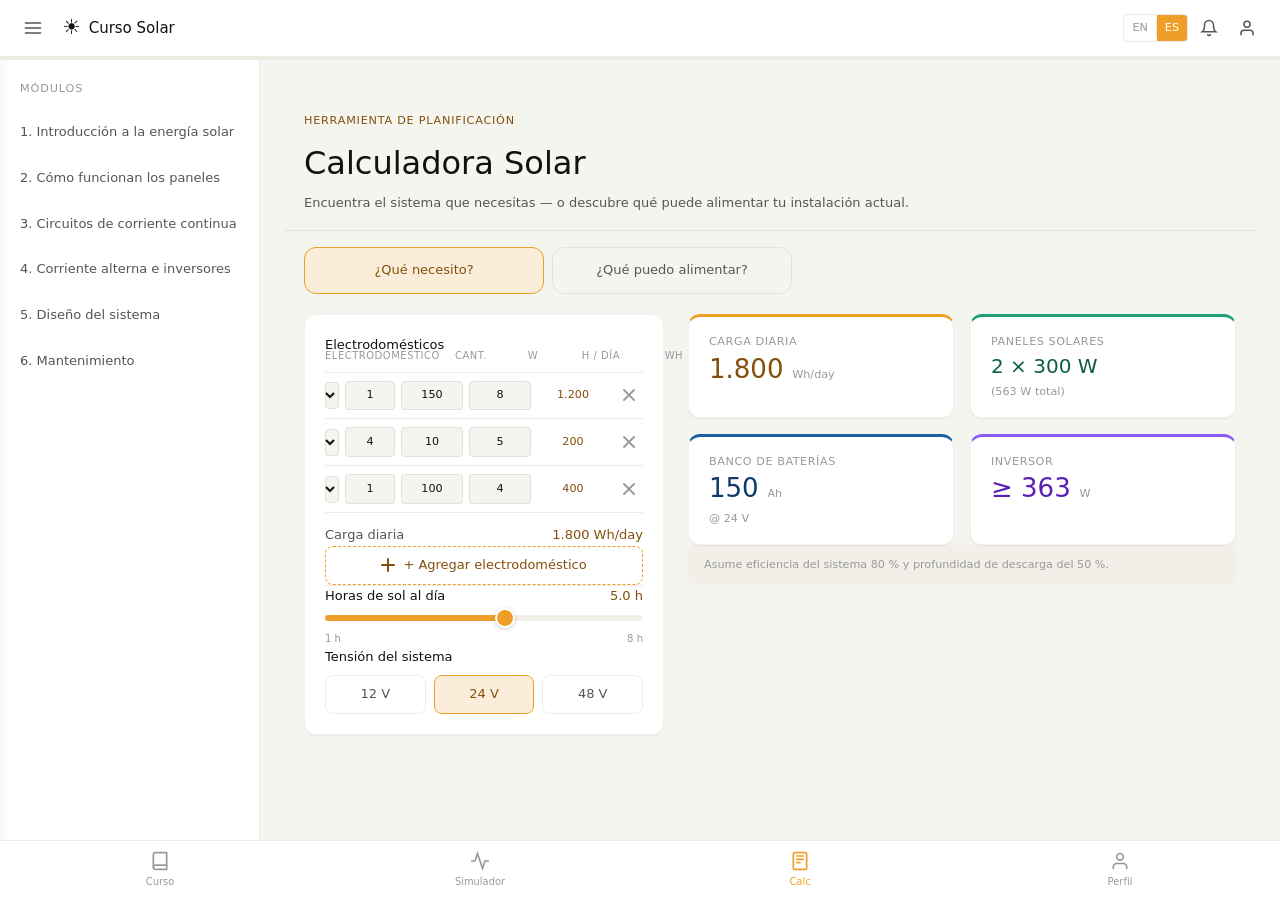
<file: pages/calculator.html>
<!DOCTYPE html>
<html lang="es" data-i18n-base="..">
<head>
  <meta charset="UTF-8" />
  <meta name="viewport" content="width=device-width, initial-scale=1.0" />
  <title data-i18n="calcPageTitle">Solar Calculator</title>
  <link rel="stylesheet" href="../css/styles.css" />
  <link rel="stylesheet" href="../css/calculator.css" />
</head>
<body>

  <!-- ══ NAVBAR ══════════════════════════════════════════════ -->
  <header class="navbar" role="banner">
    <div class="navbar__inner">
      <button type="button" class="btn--icon" id="menuBtn" aria-label="Open menu" aria-expanded="false">
        <svg width="20" height="20" viewBox="0 0 24 24" fill="none" stroke="currentColor" stroke-width="2" stroke-linecap="round" aria-hidden="true">
          <line x1="3" y1="6" x2="21" y2="6"/><line x1="3" y1="12" x2="21" y2="12"/><line x1="3" y1="18" x2="21" y2="18"/>
        </svg>
      </button>
      <a href="../index.html" class="navbar__brand">
        <span class="navbar__logo" aria-hidden="true">☀️</span>
        <span data-i18n="brandName">Solar Course</span>
      </a>
      <span class="navbar__spacer"></span>
      <div class="navbar__actions">
        <div class="lang-toggle" role="group" aria-label="Language">
          <button type="button" class="lang-toggle__btn" id="langEn" data-lang="en" aria-pressed="false">EN</button>
          <span class="lang-toggle__sep" aria-hidden="true"></span>
          <button type="button" class="lang-toggle__btn lang-toggle__btn--active" id="langEs" data-lang="es" aria-pressed="true">ES</button>
        </div>
        <button type="button" class="btn--icon" aria-label="Notifications">
          <svg width="18" height="18" viewBox="0 0 24 24" fill="none" stroke="currentColor" stroke-width="2" stroke-linecap="round" aria-hidden="true">
            <path d="M18 8a6 6 0 0 0-12 0c0 7-3 9-3 9h18s-3-2-3-9"/><path d="M13.73 21a2 2 0 0 1-3.46 0"/>
          </svg>
        </button>
        <button type="button" class="btn--icon" aria-label="User account">
          <svg width="18" height="18" viewBox="0 0 24 24" fill="none" stroke="currentColor" stroke-width="2" stroke-linecap="round" aria-hidden="true">
            <path d="M20 21v-2a4 4 0 0 0-4-4H8a4 4 0 0 0-4 4v2"/><circle cx="12" cy="7" r="4"/>
          </svg>
        </button>
      </div>
    </div>
    <div class="navbar__progress" role="progressbar" aria-valuenow="0" aria-valuemin="0" aria-valuemax="100" id="navProgress" aria-label="Course progress">
      <div class="navbar__progress-fill" id="progressFill"></div>
    </div>
  </header>

  <!-- ══ LAYOUT ══════════════════════════════════════════════ -->
  <div class="layout">

    <!-- SIDEBAR (desktop) -->
    <aside class="sidebar" id="sidebar" aria-label="Course navigation">
      <p class="sidebar__section-label" data-i18n="sidebarLabel">Modules</p>
      <ul class="sidebar__list" role="list">
        <li><a href="module1.html" class="sidebar__item" data-module="1"><span class="sidebar__item-text" data-i18n="mod1Title">1. Intro to solar energy</span></a></li>
        <li><a href="module2.html" class="sidebar__item" data-module="2"><span class="sidebar__item-text" data-i18n="mod2Title">2. How panels work</span></a></li>
        <li><a href="module3.html" class="sidebar__item" data-module="3"><span class="sidebar__item-text" data-i18n="mod3Title">3. DC circuits</span></a></li>
        <li><a href="module4.html" class="sidebar__item" data-module="4"><span class="sidebar__item-text" data-i18n="mod4Title">4. AC &amp; inverters</span></a></li>
        <li><a href="module5.html" class="sidebar__item" data-module="5"><span class="sidebar__item-text" data-i18n="mod5Title">5. System design</span></a></li>
        <li><a href="module6.html" class="sidebar__item" data-module="6"><span class="sidebar__item-text" data-i18n="mod6Title">6. Maintenance</span></a></li>
      </ul>
    </aside>

    <!-- Mobile sidebar overlay -->
    <aside class="sidebar sidebar--mobile" id="mobileSidebar" aria-label="Course navigation" aria-hidden="true">
      <p class="sidebar__section-label" data-i18n="sidebarLabel">Modules</p>
      <ul class="sidebar__list" role="list">
        <li><a href="module1.html" class="sidebar__item"><span data-i18n="mod1Title">1. Intro to solar energy</span></a></li>
        <li><a href="module2.html" class="sidebar__item"><span data-i18n="mod2Title">2. How panels work</span></a></li>
        <li><a href="module3.html" class="sidebar__item"><span data-i18n="mod3Title">3. DC circuits</span></a></li>
        <li><a href="module4.html" class="sidebar__item"><span data-i18n="mod4Title">4. AC &amp; inverters</span></a></li>
        <li><a href="module5.html" class="sidebar__item"><span data-i18n="mod5Title">5. System design</span></a></li>
        <li><a href="module6.html" class="sidebar__item"><span data-i18n="mod6Title">6. Maintenance</span></a></li>
      </ul>
    </aside>
    <div class="sidebar-overlay" id="sidebarOverlay" aria-hidden="true"></div>

    <!-- MAIN ══════════════════════════════════════════════════ -->
    <main class="main" id="main">

      <!-- Page header -->
      <header class="calc-header">
        <p class="calc-header__eyebrow" data-i18n="calcEyebrow">Planning tool</p>
        <h1 class="calc-header__title" data-i18n="calcTitle">Solar Calculator</h1>
        <p class="calc-header__sub" data-i18n="calcSubtitle">Find the system you need — or discover what your existing setup can power.</p>
      </header>

      <!-- Mode tab bar -->
      <div class="calc-mode-bar" role="tablist" aria-label="Calculator mode">
        <button type="button" class="calc-mode-btn calc-mode-btn--active" id="tabNeed"
                role="tab" aria-selected="true" aria-controls="panelNeed"
                data-i18n="calcModeNeed">¿Qué necesito?</button>
        <button type="button" class="calc-mode-btn" id="tabPower"
                role="tab" aria-selected="false" aria-controls="panelPower"
                data-i18n="calcModePower">¿Qué puedo alimentar?</button>
      </div>

      <!-- Two-column body -->
      <div class="calc-body">

        <!-- ── LEFT: inputs ─────────────────────────── -->
        <div class="calc-controls">

          <!-- ════ MODE 1: What do I need? ════ -->
          <div id="panelNeed" role="tabpanel" aria-labelledby="tabNeed">

            <!-- Appliances section -->
            <p class="ctrl-heading" data-i18n="calcAppliancesHeading">Appliances</p>

            <!-- Table header -->
            <div class="appl-table-header" aria-hidden="true">
              <span class="appl-col-label" data-i18n="calcApplianceCol">Appliance</span>
              <span class="appl-col-label" data-i18n="calcQtyCol">Qty</span>
              <span class="appl-col-label" data-i18n="calcWattsCol">W</span>
              <span class="appl-col-label" data-i18n="calcHoursCol">h/day</span>
              <span class="appl-col-label">Wh</span>
              <span></span>
            </div>

            <!-- Dynamic rows injected here -->
            <div id="applRows"></div>

            <!-- Add button -->
            <button type="button" class="appl-add-btn" id="addApplBtn">
              <svg width="14" height="14" viewBox="0 0 14 14" fill="none" aria-hidden="true">
                <path d="M7 1v12M1 7h12" stroke="currentColor" stroke-width="2" stroke-linecap="round"/>
              </svg>
              <span data-i18n="calcAddBtn">+ Add appliance</span>
            </button>

            <!-- Divider -->
            <hr style="border:none;border-top:1px solid var(--clr-border);" />

            <!-- Sun hours slider -->
            <div class="ctrl-group">
              <div class="ctrl-group__label">
                <span class="ctrl-group__name" data-i18n="calcSunHoursLabel">Daily sun hours</span>
                <span class="ctrl-group__value" id="m1ValSun">5.0 h</span>
              </div>
              <input title="Daily sun hours" type="range" id="m1SliderSun" min="1" max="8" step="0.5" value="5"
                     aria-valuemin="1" aria-valuemax="8" aria-valuenow="5" />
              <div class="ctrl-group__range-labels"><span>1 h</span><span>8 h</span></div>
            </div>

            <!-- System voltage -->
            <div class="ctrl-group">
              <div class="ctrl-group__label">
                <span class="ctrl-group__name" data-i18n="calcVoltLabel">System voltage</span>
              </div>
              <div class="volt-toggle" role="group">
                <button type="button" class="volt-toggle__btn m1-volt-btn" data-volt="12">12 V</button>
                <button type="button" class="volt-toggle__btn volt-toggle__btn--active m1-volt-btn" data-volt="24">24 V</button>
                <button type="button" class="volt-toggle__btn m1-volt-btn" data-volt="48">48 V</button>
              </div>
            </div>

          </div><!-- /panelNeed -->

          <!-- ════ MODE 2: What can I power? ════ -->
          <div id="panelPower" role="tabpanel" aria-labelledby="tabPower" hidden>

            <!-- Panels count -->
            <div class="ctrl-group">
              <div class="ctrl-group__label">
                <span class="ctrl-group__name" data-i18n="calcSysPanels">Number of panels</span>
                <span class="ctrl-group__value" id="m2ValPanels">4</span>
              </div>
              <input type="range" id="m2SliderPanels" min="1" max="20" step="1" value="4"
                     aria-valuemin="1" aria-valuemax="20" aria-valuenow="4" />
              <div class="ctrl-group__range-labels"><span>1</span><span>20</span></div>
            </div>

            <!-- Panel wattage -->
            <div class="ctrl-group">
              <div class="ctrl-group__label">
                <span class="ctrl-group__name" data-i18n="calcSysWattage">Panel wattage (W)</span>
                <span class="ctrl-group__value" id="m2ValWattage">300 W</span>
              </div>
              <input type="range" id="m2SliderWattage" min="100" max="600" step="10" value="300"
                     aria-valuemin="100" aria-valuemax="600" aria-valuenow="300" />
              <div class="ctrl-group__range-labels"><span>100 W</span><span>600 W</span></div>
            </div>

            <!-- Sun hours -->
            <div class="ctrl-group">
              <div class="ctrl-group__label">
                <span class="ctrl-group__name" data-i18n="calcSysSun">Daily sun hours</span>
                <span class="ctrl-group__value" id="m2ValSun">5.0 h</span>
              </div>
              <input type="range" id="m2SliderSun" min="1" max="8" step="0.5" value="5"
                     aria-valuemin="1" aria-valuemax="8" aria-valuenow="5" />
              <div class="ctrl-group__range-labels"><span>1 h</span><span>8 h</span></div>
            </div>

            <!-- Battery Ah -->
            <div class="ctrl-group">
              <div class="ctrl-group__label">
                <span class="ctrl-group__name" data-i18n="calcSysBattAh">Battery capacity (Ah)</span>
                <span class="ctrl-group__value" id="m2ValBattAh">200 Ah</span>
              </div>
              <input type="range" id="m2SliderBattAh" min="50" max="1000" step="50" value="200"
                     aria-valuemin="50" aria-valuemax="1000" aria-valuenow="200" />
              <div class="ctrl-group__range-labels"><span>50 Ah</span><span>1 000 Ah</span></div>
            </div>

            <!-- Battery voltage -->
            <div class="ctrl-group">
              <div class="ctrl-group__label">
                <span class="ctrl-group__name" data-i18n="calcSysBattV">Battery voltage (V)</span>
              </div>
              <div class="volt-toggle" role="group">
                <button type="button" class="volt-toggle__btn m2-volt-btn" data-volt="12">12 V</button>
                <button type="button" class="volt-toggle__btn volt-toggle__btn--active m2-volt-btn" data-volt="24">24 V</button>
                <button type="button" class="volt-toggle__btn m2-volt-btn" data-volt="48">48 V</button>
              </div>
            </div>

          </div><!-- /panelPower -->

        </div><!-- /calc-controls -->

        <!-- ── RIGHT: results ────────────────────────── -->
        <div class="calc-right">

          <!-- ════ MODE 1 results ════ -->
          <div id="resultsNeed" aria-live="polite" aria-atomic="true">

            <div class="results-grid">

              <div class="result-card result-card--amber">
                <span class="result-card__label" data-i18n="calcResLoad">Daily load</span>
                <div>
                  <span class="result-card__value" id="m1ResLoad">—</span>
                  <span class="result-card__unit">Wh/day</span>
                </div>
              </div>

              <div class="result-card result-card--teal">
                <span class="result-card__label" data-i18n="calcResPanels">Solar panels</span>
                <div class="result-card__value" id="m1ResPanels" style="font-size:1.25rem">—</div>
                <div class="result-card__sub" id="m1ResPanelsSub"></div>
              </div>

              <div class="result-card result-card--blue">
                <span class="result-card__label" data-i18n="calcResBattery">Battery bank</span>
                <div>
                  <span class="result-card__value" id="m1ResBattery">—</span>
                  <span class="result-card__unit">Ah</span>
                </div>
                <div class="result-card__sub" id="m1ResBatterySub"></div>
              </div>

              <div class="result-card result-card--purple">
                <span class="result-card__label" data-i18n="calcResInverter">Inverter</span>
                <div>
                  <span class="result-card__value" id="m1ResInverter">—</span>
                  <span class="result-card__unit">W</span>
                </div>
              </div>

            </div><!-- /results-grid -->

            <p class="results-note" data-i18n="calcResNote">
              Assumes 80 % system efficiency and 50 % battery depth of discharge.
            </p>

          </div><!-- /resultsNeed -->

          <!-- ════ MODE 2 results ════ -->
          <div id="resultsPower" aria-live="polite" aria-atomic="true" hidden>

            <!-- Summary stats -->
            <div class="m2-summary">

              <div class="result-card result-card--amber">
                <span class="result-card__label" data-i18n="calcAvailableEnergy">Available energy</span>
                <div>
                  <span class="result-card__value" id="m2ResDailyEnergy">—</span>
                  <span class="result-card__unit">Wh/day</span>
                </div>
              </div>

              <div class="result-card result-card--blue">
                <span class="result-card__label" data-i18n="calcBatteryUsable">Battery usable</span>
                <div>
                  <span class="result-card__value" id="m2ResBattWh">—</span>
                  <span class="result-card__unit">Wh</span>
                </div>
              </div>

            </div><!-- /m2-summary -->

            <!-- Appliance capability list -->
            <div class="power-list-wrap">
              <p class="power-list-wrap__title" data-i18n="calcResultsPowerHeading">What you can power</p>
              <p class="power-list-wrap__sub" data-i18n="calcPoweredNote">Hours per day each appliance can run with your system.</p>
              <div class="power-list" id="powerList" aria-label="Appliance run times"></div>
            </div>

          </div><!-- /resultsPower -->

        </div><!-- /calc-right -->

      </div><!-- /calc-body -->

    </main>
  </div><!-- /layout -->

  <!-- ══ BOTTOM NAV (mobile) ═════════════════════════════════ -->
  <nav class="bottom-nav" aria-label="Main navigation" role="navigation">
    <a href="../index.html" class="bottom-nav__item" aria-label="Course">
      <svg width="20" height="20" viewBox="0 0 24 24" fill="none" stroke="currentColor" stroke-width="2" stroke-linecap="round" aria-hidden="true">
        <path d="M4 19.5A2.5 2.5 0 0 1 6.5 17H20"/><path d="M6.5 2H20v20H6.5A2.5 2.5 0 0 1 4 19.5v-15A2.5 2.5 0 0 1 6.5 2z"/>
      </svg>
      <span data-i18n="navCourse">Course</span>
    </a>
    <a href="simulator.html" class="bottom-nav__item" aria-label="Simulator">
      <svg width="20" height="20" viewBox="0 0 24 24" fill="none" stroke="currentColor" stroke-width="2" stroke-linecap="round" aria-hidden="true">
        <polyline points="22 12 18 12 15 21 9 3 6 12 2 12"/>
      </svg>
      <span data-i18n="navSimulator">Simulator</span>
    </a>
    <a href="calculator.html" class="bottom-nav__item bottom-nav__item--active" aria-label="Calculator" aria-current="page">
      <svg width="20" height="20" viewBox="0 0 24 24" fill="none" stroke="currentColor" stroke-width="2" stroke-linecap="round" aria-hidden="true">
        <rect x="4" y="2" width="16" height="20" rx="2"/><line x1="8" y1="6" x2="16" y2="6"/><line x1="8" y1="10" x2="16" y2="10"/><line x1="8" y1="14" x2="12" y2="14"/>
      </svg>
      <span data-i18n="navCalc">Calc</span>
    </a>
    <a href="profile.html" class="bottom-nav__item" aria-label="Profile">
      <svg width="20" height="20" viewBox="0 0 24 24" fill="none" stroke="currentColor" stroke-width="2" stroke-linecap="round" aria-hidden="true">
        <path d="M20 21v-2a4 4 0 0 0-4-4H8a4 4 0 0 0-4 4v2"/><circle cx="12" cy="7" r="4"/>
      </svg>
      <span data-i18n="navProfile">Profile</span>
    </a>
  </nav>

  <script src="../js/i18n.js"></script>
  <script src="../js/app.js"></script>
  <script>
  /* ── Solar Calculator ──────────────────────────────────────
     Mode 1: "What do I need?"  – appliance list → required system
     Mode 2: "What can I power?" – system specs → appliance run times
  ──────────────────────────────────────────────────────────── */
  (function () {
    'use strict';

    /* ── Appliance catalog ─────────────────────────────── */
    const APPLIANCES = [
      { key: 'appFridge',    watts: 150 },
      { key: 'appTV',        watts: 100 },
      { key: 'appLight',     watts:  10 },
      { key: 'appFan',       watts:  75 },
      { key: 'appLaptop',    watts:  50 },
      { key: 'appPC',        watts: 200 },
      { key: 'appWasher',    watts: 500 },
      { key: 'appMicrowave', watts: 1000 },
      { key: 'appAC',        watts: 1500 },
      { key: 'appPhone',     watts:   5 },
      { key: 'appWaterPump', watts: 400 },
    ];

    /* ── Mode 1 state ──────────────────────────────────── */
    let _nextId = 0;
    function makeItem(key, qty, watts, hours) {
      return { id: _nextId++, key, qty, watts, hours };
    }
    let items = [
      makeItem('appFridge', 1, 150, 8),
      makeItem('appLight',  4,  10, 5),
      makeItem('appTV',     1, 100, 4),
    ];

    let m1Sun  = 5;
    let m1Volt = 24;

    /* ── Mode 2 state ──────────────────────────────────── */
    const m2 = { panels: 4, wattage: 300, sun: 5, battAh: 200, battV: 24 };

    /* ── Current mode ──────────────────────────────────── */
    let mode = 'need'; // 'need' | 'power'

    /* ── Helpers ───────────────────────────────────────── */
    function getLang() {
      return (window.SolarLearn && window.SolarLearn.currentLang) ||
             document.documentElement.lang || 'es';
    }
    function t(key) { return I18n.t(getLang(), key); }
    function fmt(n)  { return Math.round(n).toLocaleString('de-DE'); }

    /* ── DOM refs ───────────────────────────────────────── */
    const tabNeed      = document.getElementById('tabNeed');
    const tabPower     = document.getElementById('tabPower');
    const panelNeed    = document.getElementById('panelNeed');
    const panelPower   = document.getElementById('panelPower');
    const resultsNeed  = document.getElementById('resultsNeed');
    const resultsPower = document.getElementById('resultsPower');
    const applRows     = document.getElementById('applRows');
    const addApplBtn   = document.getElementById('addApplBtn');
    const powerList    = document.getElementById('powerList');

    /* ── Mode switching ────────────────────────────────── */
    function switchMode(newMode) {
      mode = newMode;
      const isNeed = mode === 'need';

      tabNeed.classList.toggle('calc-mode-btn--active', isNeed);
      tabNeed.setAttribute('aria-selected', isNeed);
      tabPower.classList.toggle('calc-mode-btn--active', !isNeed);
      tabPower.setAttribute('aria-selected', !isNeed);

      panelNeed.hidden    = !isNeed;
      panelPower.hidden   = isNeed;
      resultsNeed.hidden  = !isNeed;
      resultsPower.hidden = isNeed;
    }

    tabNeed.addEventListener('click',  () => switchMode('need'));
    tabPower.addEventListener('click', () => switchMode('power'));

    /* ── Slider fill ───────────────────────────────────── */
    function fillSlider(el) {
      const pct = ((parseFloat(el.value) - parseFloat(el.min)) /
                   (parseFloat(el.max)  - parseFloat(el.min))) * 100;
      el.style.background =
        `linear-gradient(to right, var(--clr-amber) ${pct}%, var(--clr-surface-alt) ${pct}%)`;
    }

    /* ══ MODE 1 ════════════════════════════════════════════ */

    /* Build <select> options for an appliance row */
    function buildOptions(selectedKey) {
      let html = `<option value="">${t('calcSelectAppliance')}</option>`;
      APPLIANCES.forEach(a => {
        const sel = a.key === selectedKey ? ' selected' : '';
        html += `<option value="${a.key}"${sel}>${t(a.key)} (${a.watts} W)</option>`;
      });
      const cSel = selectedKey === 'custom' ? ' selected' : '';
      html += `<option value="custom"${cSel}>${t('appCustom')}</option>`;
      return html;
    }

    /* Render the appliance rows + total */
    function renderRows() {
      let html = '';
      items.forEach(item => {
        const wh = Math.round(item.qty * item.watts * item.hours);
        html += `
          <div class="appl-row" data-id="${item.id}">
            <div class="appl-row__name">
              <select class="appl-select" data-field="key" data-id="${item.id}"
                      aria-label="${t('calcApplianceCol')}">
                ${buildOptions(item.key)}
              </select>
            </div>
            <input type="number" class="appl-num" data-field="qty" data-id="${item.id}"
                   min="1" max="50" value="${item.qty}"
                   aria-label="${t('calcQtyCol')}" />
            <input type="number" class="appl-num" data-field="watts" data-id="${item.id}"
                   min="1" max="10000" value="${item.watts}"
                   aria-label="${t('calcWattsCol')}" />
            <input type="number" class="appl-num" data-field="hours" data-id="${item.id}"
                   min="0.5" max="24" step="0.5" value="${item.hours}"
                   aria-label="${t('calcHoursCol')}" />
            <span class="appl-wh-display">${fmt(wh)}</span>
            <button class="appl-del-btn" data-del="${item.id}"
                    aria-label="Remove appliance" ${items.length <= 1 ? 'disabled style="opacity:.3"' : ''}>
              <svg width="12" height="12" viewBox="0 0 12 12" fill="none" aria-hidden="true">
                <path d="M1 1l10 10M11 1L1 11" stroke="currentColor" stroke-width="1.8" stroke-linecap="round"/>
              </svg>
            </button>
          </div>`;
      });

      const totalWh = items.reduce((s, i) => s + i.qty * i.watts * i.hours, 0);
      html += `
        <div class="appl-total-row">
          <span class="appl-total-row__label" data-i18n="calcResLoad">${t('calcResLoad')}</span>
          <span class="appl-total-row__val">${fmt(totalWh)} Wh/day</span>
        </div>`;

      applRows.innerHTML = html;

      /* Wire events ── select */
      applRows.querySelectorAll('.appl-select').forEach(sel => {
        sel.addEventListener('change', e => {
          const id   = +e.target.dataset.id;
          const item = items.find(i => i.id === id);
          if (!item) return;
          item.key = e.target.value;
          const catalog = APPLIANCES.find(a => a.key === item.key);
          if (catalog) item.watts = catalog.watts;
          renderRows();
          updateM1();
        });
      });

      /* Wire events ── number inputs */
      applRows.querySelectorAll('.appl-num').forEach(inp => {
        inp.addEventListener('input', e => {
          const id    = +e.target.dataset.id;
          const field = e.target.dataset.field;
          const item  = items.find(i => i.id === id);
          if (!item) return;
          const raw = field === 'hours'
            ? parseFloat(e.target.value)
            : parseInt(e.target.value, 10);
          item[field] = isNaN(raw) || raw < 0.5 ? (field === 'hours' ? 0.5 : 1) : raw;
          /* Re-render only the Wh display (avoid losing focus) */
          const wh = Math.round(item.qty * item.watts * item.hours);
          const row = applRows.querySelector(`[data-id="${id}"]`);
          if (row) {
            const whEl = row.querySelector('.appl-wh-display');
            if (whEl) whEl.textContent = fmt(wh);
            /* update total row */
            const totalWh = items.reduce((s, i) => s + i.qty * i.watts * i.hours, 0);
            const totEl = applRows.querySelector('.appl-total-row__val');
            if (totEl) totEl.textContent = `${fmt(totalWh)} Wh/day`;
          }
          updateM1();
        });
      });

      /* Wire events ── delete */
      applRows.querySelectorAll('[data-del]').forEach(btn => {
        btn.addEventListener('click', e => {
          const id = +e.currentTarget.dataset.del;
          if (items.length <= 1) return;
          items = items.filter(i => i.id !== id);
          renderRows();
          updateM1();
        });
      });
    }

    /* Add appliance button */
    addApplBtn.addEventListener('click', () => {
      items.push(makeItem('appLight', 1, 10, 4));
      renderRows();
      updateM1();
    });

    /* Mode 1 sun hours slider */
    const m1SunSlider = document.getElementById('m1SliderSun');
    const m1SunVal    = document.getElementById('m1ValSun');
    m1SunSlider.addEventListener('input', e => {
      m1Sun = parseFloat(e.target.value);
      m1SunVal.textContent = m1Sun.toFixed(1) + ' h';
      fillSlider(m1SunSlider);
      updateM1();
    });

    /* Mode 1 voltage toggle */
    document.querySelectorAll('.m1-volt-btn').forEach(btn => {
      btn.addEventListener('click', () => {
        document.querySelectorAll('.m1-volt-btn').forEach(b =>
          b.classList.remove('volt-toggle__btn--active'));
        btn.classList.add('volt-toggle__btn--active');
        m1Volt = parseInt(btn.dataset.volt, 10);
        updateM1();
      });
    });

    /* Mode 1 calculations */
    function calcM1() {
      const totalWh      = items.reduce((s, i) => s + i.qty * i.watts * i.hours, 0);
      /* Panel array: total_wh / (sun * overall_efficiency 0.64) */
      const reqPanelW    = totalWh / (m1Sun * 0.64);
      const numPanels    = Math.ceil(reqPanelW / 300);
      /* Battery: 1-day autonomy at 50% DoD */
      const reqBattAh    = totalWh / (m1Volt * 0.5);
      /* Inverter: peak simultaneous load × 1.25 safety factor */
      const peakLoad     = items.reduce((s, i) => s + i.qty * i.watts, 0);
      const reqInverterW = peakLoad * 1.25;
      return {
        totalWh:     Math.round(totalWh),
        reqPanelW:   Math.round(reqPanelW),
        numPanels,
        reqBattAh:   Math.round(reqBattAh),
        reqInverterW: Math.round(reqInverterW),
      };
    }

    function updateM1() {
      const { totalWh, reqPanelW, numPanels, reqBattAh, reqInverterW } = calcM1();

      document.getElementById('m1ResLoad').textContent     = fmt(totalWh);
      document.getElementById('m1ResPanels').textContent   =
        totalWh > 0 ? `${numPanels} × 300 W` : '—';
      document.getElementById('m1ResPanelsSub').textContent =
        totalWh > 0 ? `(${fmt(reqPanelW)} W total)` : '';
      document.getElementById('m1ResBattery').textContent  =
        totalWh > 0 ? fmt(reqBattAh) : '—';
      document.getElementById('m1ResBatterySub').textContent =
        totalWh > 0 ? `@ ${m1Volt} V` : '';
      document.getElementById('m1ResInverter').textContent =
        reqInverterW > 0 ? `≥ ${fmt(reqInverterW)}` : '—';
    }

    /* ══ MODE 2 ════════════════════════════════════════════ */

    function setupSlider(sliderId, valId, stateKey, formatFn) {
      const slider = document.getElementById(sliderId);
      const valEl  = document.getElementById(valId);
      if (!slider) return;
      slider.addEventListener('input', e => {
        m2[stateKey] = parseFloat(e.target.value);
        if (valEl) valEl.textContent = formatFn(m2[stateKey]);
        fillSlider(slider);
        updateM2();
      });
      fillSlider(slider);
      if (valEl) valEl.textContent = formatFn(m2[stateKey]);
    }

    setupSlider('m2SliderPanels',  'm2ValPanels',  'panels',  v => v);
    setupSlider('m2SliderWattage', 'm2ValWattage', 'wattage', v => v + ' W');
    setupSlider('m2SliderSun',     'm2ValSun',     'sun',     v => v.toFixed(1) + ' h');
    setupSlider('m2SliderBattAh',  'm2ValBattAh',  'battAh',  v => v + ' Ah');

    document.querySelectorAll('.m2-volt-btn').forEach(btn => {
      btn.addEventListener('click', () => {
        document.querySelectorAll('.m2-volt-btn').forEach(b =>
          b.classList.remove('volt-toggle__btn--active'));
        btn.classList.add('volt-toggle__btn--active');
        m2.battV = parseInt(btn.dataset.volt, 10);
        updateM2();
      });
    });

    /* Mode 2 calculations */
    function calcM2() {
      const dailyEnergy = m2.panels * m2.wattage * m2.sun * 0.8;
      const battWh      = m2.battAh * m2.battV * 0.5;
      return { dailyEnergy: Math.round(dailyEnergy), battWh: Math.round(battWh) };
    }

    function updateM2() {
      const { dailyEnergy, battWh } = calcM2();

      document.getElementById('m2ResDailyEnergy').textContent = fmt(dailyEnergy);
      document.getElementById('m2ResBattWh').textContent      = fmt(battWh);

      /* Render appliance power list */
      powerList.innerHTML = '';
      APPLIANCES.forEach(appl => {
        const hoursRaw = dailyEnergy / appl.watts;
        const capped   = Math.min(hoursRaw, 24);
        const pct      = (capped / 24) * 100;

        let tier, hoursText;
        if (hoursRaw >= 24) {
          tier = 'green'; hoursText = t('calcFullDay');
        } else if (hoursRaw >= 8) {
          tier = 'green'; hoursText = hoursRaw.toFixed(1) + ' h';
        } else if (hoursRaw >= 1) {
          tier = 'amber'; hoursText = hoursRaw.toFixed(1) + ' h';
        } else {
          tier = 'red';   hoursText = t('calcNotEnough');
        }

        const item = document.createElement('div');
        item.className = 'power-item';
        item.innerHTML = `
          <div class="power-item__head">
            <span class="power-item__name">${t(appl.key)}</span>
            <span class="power-item__watts">${appl.watts} W</span>
          </div>
          <span class="power-item__hours power-item__hours--${tier}">${hoursText}</span>
          <div class="power-bar-track power-item__bar-cell">
            <div class="power-bar power-bar--${tier}" style="width:${pct.toFixed(1)}%"></div>
          </div>`;
        powerList.appendChild(item);
      });
    }

    /* ── Language change: re-render dynamic content ──── */
    document.addEventListener('SolarLearnLangChange', () => {
      renderRows();   /* re-build select options with new lang */
      updateM2();     /* re-build appliance list with new lang */
    });

    /* ── Init ──────────────────────────────────────────── */
    function init() {
      fillSlider(m1SunSlider);
      renderRows();
      updateM1();
      updateM2();
    }

    document.addEventListener('SolarLearnReady', init);
    /* Fallback if app.js already fired */
    if (document.readyState !== 'loading') init();

  })();
  </script>
</body>
</html>
</file>
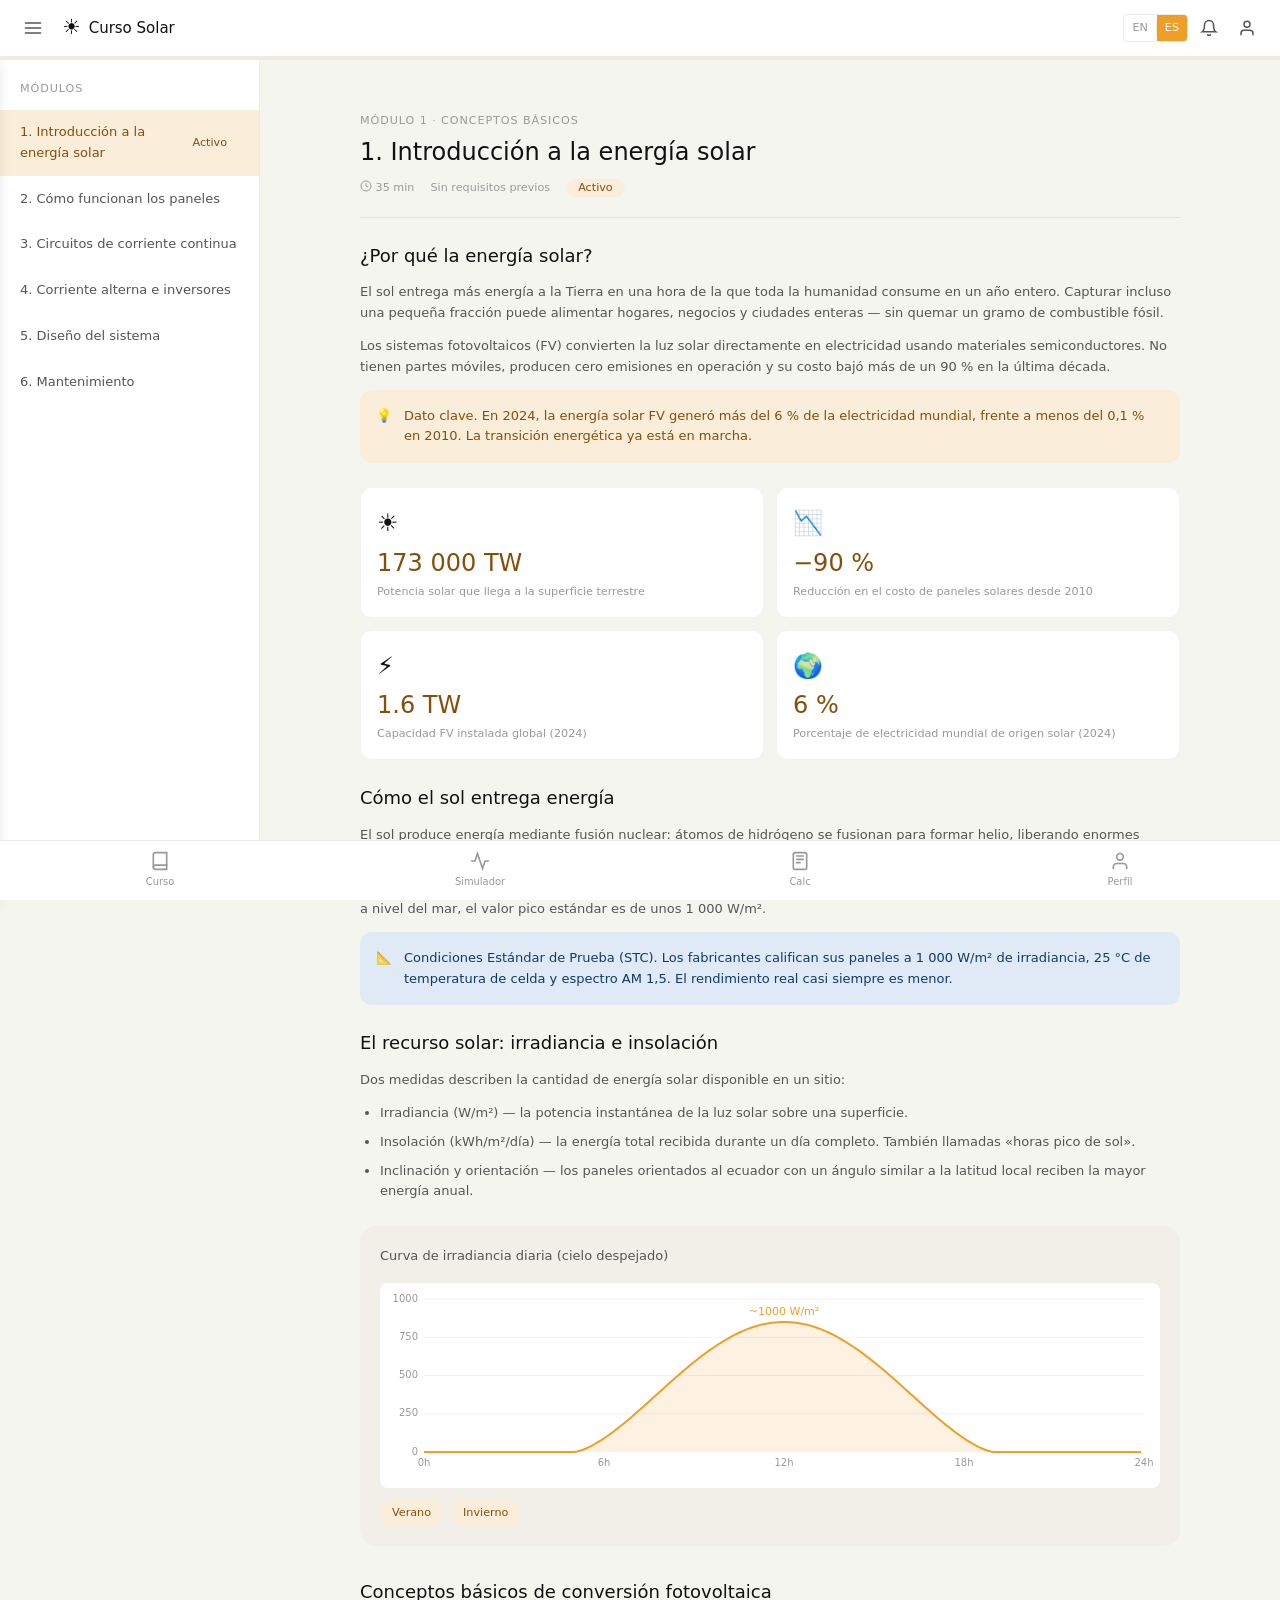
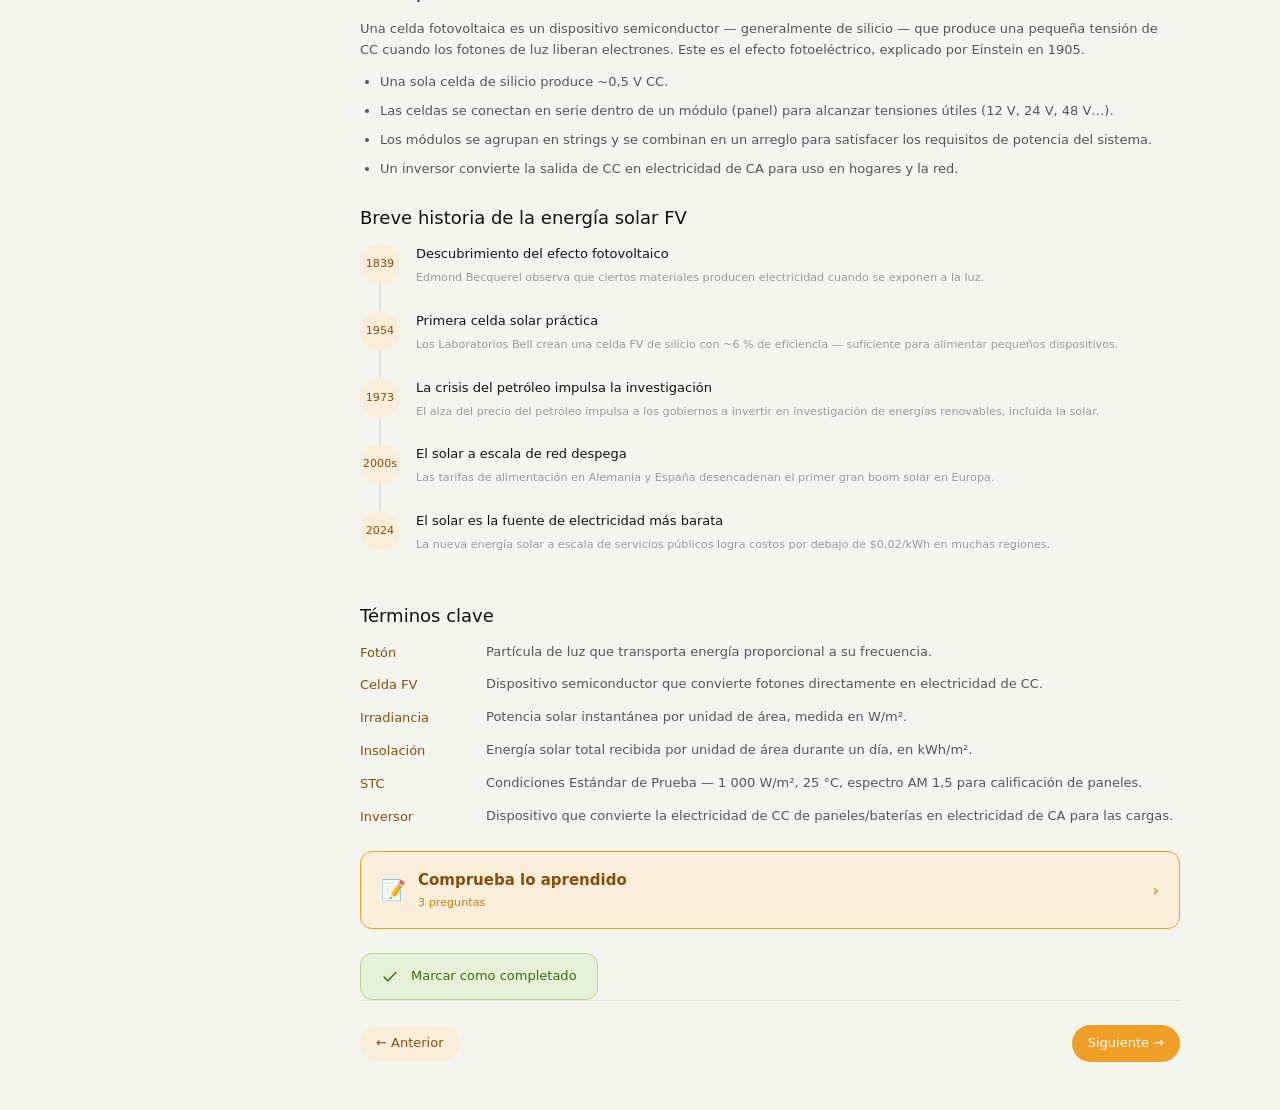
<file: pages/module1.html>
<!DOCTYPE html>
<html lang="es" data-i18n-base="..">
<head>
  <meta charset="UTF-8" />
  <meta name="viewport" content="width=device-width, initial-scale=1.0" />
  <title data-i18n="mod1PageTitle">Module 1 — Intro to Solar Energy</title>
  <link rel="stylesheet" href="../css/styles.css" />
  <link rel="stylesheet" href="../css/module1.css" />
</head>
<body>

  <!-- ══ NAVBAR ══════════════════════════════════════════════ -->
  <header class="navbar" role="banner">
    <div class="navbar__inner">
      <button class="btn--icon" id="menuBtn" aria-label="Open menu" aria-expanded="false">
        <svg width="20" height="20" viewBox="0 0 24 24" fill="none" stroke="currentColor" stroke-width="2" stroke-linecap="round" aria-hidden="true">
          <line x1="3" y1="6" x2="21" y2="6"/><line x1="3" y1="12" x2="21" y2="12"/><line x1="3" y1="18" x2="21" y2="18"/>
        </svg>
      </button>

      <a href="../index.html" class="navbar__brand">
        <span class="navbar__logo" aria-hidden="true">☀️</span>
        <span data-i18n="brandName">Solar Course</span>
      </a>

      <span class="navbar__spacer"></span>

      <div class="navbar__actions">
        <div class="lang-toggle" role="group" aria-label="Language">
          <button class="lang-toggle__btn" id="langEn" data-lang="en" aria-pressed="false">EN</button>
          <span class="lang-toggle__sep" aria-hidden="true"></span>
          <button class="lang-toggle__btn lang-toggle__btn--active" id="langEs" data-lang="es" aria-pressed="true">ES</button>
        </div>
        <button class="btn--icon" aria-label="Notifications">
          <svg width="18" height="18" viewBox="0 0 24 24" fill="none" stroke="currentColor" stroke-width="2" stroke-linecap="round" aria-hidden="true">
            <path d="M18 8a6 6 0 0 0-12 0c0 7-3 9-3 9h18s-3-2-3-9"/><path d="M13.73 21a2 2 0 0 1-3.46 0"/>
          </svg>
        </button>
        <button class="btn--icon" aria-label="User account">
          <svg width="18" height="18" viewBox="0 0 24 24" fill="none" stroke="currentColor" stroke-width="2" stroke-linecap="round" aria-hidden="true">
            <path d="M20 21v-2a4 4 0 0 0-4-4H8a4 4 0 0 0-4 4v2"/><circle cx="12" cy="7" r="4"/>
          </svg>
        </button>
      </div>
    </div>
    <div class="navbar__progress" role="progressbar" aria-valuenow="0" aria-valuemin="0" aria-valuemax="100" id="navProgress" aria-label="Course progress">
      <div class="navbar__progress-fill" id="progressFill"></div>
    </div>
  </header>

  <!-- ══ LAYOUT ══════════════════════════════════════════════ -->
  <div class="layout">

    <!-- SIDEBAR (desktop) -->
    <aside class="sidebar" id="sidebar" aria-label="Course navigation">
      <p class="sidebar__section-label" data-i18n="sidebarLabel">Modules</p>
      <ul class="sidebar__list" role="list">
        <li><a href="module1.html" class="sidebar__item sidebar__item--active" data-module="1"><span class="sidebar__item-text" data-i18n="mod1Title">1. Intro to solar energy</span><span class="pill pill--active sidebar__item-pill" data-i18n="pillActive">Active</span></a></li>
        <li><a href="module2.html" class="sidebar__item" data-module="2"><span class="sidebar__item-text" data-i18n="mod2Title">2. How panels work</span></a></li>
        <li><a href="module3.html" class="sidebar__item" data-module="3"><span class="sidebar__item-text" data-i18n="mod3Title">3. DC circuits</span></a></li>
        <li><a href="module4.html" class="sidebar__item" data-module="4"><span class="sidebar__item-text" data-i18n="mod4Title">4. AC &amp; inverters</span></a></li>
        <li><a href="module5.html" class="sidebar__item" data-module="5"><span class="sidebar__item-text" data-i18n="mod5Title">5. System design</span></a></li>
        <li><a href="module6.html" class="sidebar__item" data-module="6"><span class="sidebar__item-text" data-i18n="mod6Title">6. Maintenance</span></a></li>
      </ul>
    </aside>

    <!-- Mobile sidebar overlay -->
    <aside class="sidebar sidebar--mobile" id="mobileSidebar" aria-label="Course navigation" aria-hidden="true">
      <p class="sidebar__section-label" data-i18n="sidebarLabel">Modules</p>
      <ul class="sidebar__list" role="list">
        <li><a href="module1.html" class="sidebar__item sidebar__item--active"><span data-i18n="mod1Title">1. Intro to solar energy</span><span class="pill pill--active" data-i18n="pillActive">Active</span></a></li>
        <li><a href="module2.html" class="sidebar__item"><span data-i18n="mod2Title">2. How panels work</span></a></li>
        <li><a href="module3.html" class="sidebar__item"><span data-i18n="mod3Title">3. DC circuits</span></a></li>
        <li><a href="module4.html" class="sidebar__item"><span data-i18n="mod4Title">4. AC &amp; inverters</span></a></li>
        <li><a href="module5.html" class="sidebar__item"><span data-i18n="mod5Title">5. System design</span></a></li>
        <li><a href="module6.html" class="sidebar__item"><span data-i18n="mod6Title">6. Maintenance</span></a></li>
      </ul>
    </aside>
    <div class="sidebar-overlay" id="sidebarOverlay" aria-hidden="true"></div>

    <!-- MAIN ══════════════════════════════════════════════════ -->
    <main class="main" id="main">
      <div class="lesson-wrap">

        <!-- ── Lesson header ─────────────────────────── -->
        <header class="lesson-header">
          <p class="lesson-header__eyebrow" data-i18n="mod1Eyebrow">Module 1 · Basics</p>
          <h1 class="lesson-header__title" data-i18n="mod1Title">1. Intro to solar energy</h1>
          <div class="lesson-header__meta">
            <span>
              <svg width="12" height="12" viewBox="0 0 24 24" fill="none" stroke="currentColor" stroke-width="2" aria-hidden="true" style="display:inline;vertical-align:-1px"><circle cx="12" cy="12" r="10"/><polyline points="12 6 12 12 16 14"/></svg>
              35 min
            </span>
            <span data-i18n="lessonNoPrereq">No prerequisites</span>
            <span class="pill pill--active" data-i18n="pillActive">Active</span>
          </div>
        </header>

        <!-- ── Section 1: Why solar? ─────────────────── -->
        <section class="content-block">
          <h2 data-i18n="m1s1Title">Why solar energy?</h2>
          <p data-i18n="m1s1p1">
            The sun delivers more energy to Earth in one hour than all of humanity consumes in an entire year.
            Capturing even a tiny fraction of that energy can power homes, businesses and entire cities —
            without burning a single gram of fossil fuel.
          </p>
          <p data-i18n="m1s1p2">
            Solar photovoltaic (PV) systems convert sunlight directly into electricity using semiconducting
            materials. They have no moving parts, produce zero emissions during operation, and their cost
            has dropped more than 90 % over the last decade, making them the cheapest source of electricity
            in history for most of the world.
          </p>

          <div class="callout callout--tip">
            <span aria-hidden="true">💡</span>
            <span data-i18n="m1s1callout">
              <strong>Key insight.</strong>
              In 2024, solar PV generated over 6 % of global electricity — up from less than 0.1 % in 2010.
              The energy transition is already underway.
            </span>
          </div>
        </section>

        <!-- ── Fact grid ─────────────────────────────── -->
        <section class="fact-grid" aria-label="Solar energy key facts">
          <div class="fact-card">
            <span class="fact-card__icon" aria-hidden="true">☀️</span>
            <span class="fact-card__value">173 000 TW</span>
            <span class="fact-card__label" data-i18n="fact1Label">Solar power hitting Earth's surface</span>
          </div>
          <div class="fact-card">
            <span class="fact-card__icon" aria-hidden="true">📉</span>
            <span class="fact-card__value">−90 %</span>
            <span class="fact-card__label" data-i18n="fact2Label">Drop in solar panel cost since 2010</span>
          </div>
          <div class="fact-card">
            <span class="fact-card__icon" aria-hidden="true">⚡</span>
            <span class="fact-card__value">1.6 TW</span>
            <span class="fact-card__label" data-i18n="fact3Label">Global installed PV capacity (2024)</span>
          </div>
          <div class="fact-card">
            <span class="fact-card__icon" aria-hidden="true">🌍</span>
            <span class="fact-card__value">6 %</span>
            <span class="fact-card__label" data-i18n="fact4Label">Share of world electricity from solar (2024)</span>
          </div>
        </section>

        <!-- ── Section 2: How the sun works ─────────────────── -->
        <section class="content-block">
          <h2 data-i18n="m1s2Title">How the sun delivers energy</h2>
          <p data-i18n="m1s2p1">
            The sun produces energy through nuclear fusion — hydrogen atoms merge to form helium,
            releasing enormous amounts of energy as electromagnetic radiation. That radiation travels
            150 million km to reach Earth in about 8 minutes.
          </p>
          <p data-i18n="m1s2p2">
            At the top of Earth's atmosphere, the solar irradiance is approximately
            <strong>1 361 W/m²</strong> (the "solar constant"). By the time sunlight reaches
            sea level — after being absorbed and scattered by the atmosphere — a clear-sky
            peak value of about <strong>1 000 W/m²</strong> is the standard used in panel ratings.
          </p>

          <div class="callout callout--info">
            <span aria-hidden="true">📐</span>
            <span data-i18n="m1s2callout">
              <strong>Standard Test Conditions (STC).</strong>
              Panel manufacturers rate their products at 1 000 W/m² irradiance, 25 °C cell temperature
              and AM 1.5 spectrum. Real-world output is almost always lower.
            </span>
          </div>
        </section>

        <!-- ── Section 3: Solar resource ──────────────────────── -->
        <section class="content-block">
          <h2 data-i18n="m1s3Title">The solar resource: irradiance &amp; insolation</h2>
          <p data-i18n="m1s3p1">
            Two measurements describe how much solar energy is available at a site:
          </p>
          <ul>
            <li data-i18n="m1s3li1"><strong>Irradiance (W/m²)</strong> — the instantaneous power of sunlight falling on a surface. Varies with time of day, season and weather.</li>
            <li data-i18n="m1s3li2"><strong>Insolation (kWh/m²/day)</strong> — the total energy received over a full day. Also called "peak sun hours". Typical values: 3–7 kWh/m²/day depending on location.</li>
            <li data-i18n="m1s3li3"><strong>Tilt &amp; orientation</strong> — panels facing the equator at an angle roughly equal to local latitude receive the most annual energy.</li>
          </ul>
        </section>

        <!-- ── Canvas: irradiance diagram ──────────────────────── -->
        <section class="canvas-section" aria-label="Sunlight irradiance diagram">
          <p class="canvas-section__title" data-i18n="m1canvasTitle">Daily irradiance curve (clear sky)</p>
          <canvas id="irradianceCanvas" width="760" height="200" aria-label="Bell curve showing solar irradiance peaking at noon"></canvas>
          <div class="canvas-section__controls">
            <button class="btn btn--ghost-amber btn--sm" id="btnSummer" data-i18n="btnSummer">Summer</button>
            <button class="btn btn--ghost-amber btn--sm" id="btnWinter" data-i18n="btnWinter">Winter</button>
          </div>
        </section>

        <!-- ── Section 4: PV conversion basics ──────────────────── -->
        <section class="content-block">
          <h2 data-i18n="m1s4Title">Photovoltaic conversion basics</h2>
          <p data-i18n="m1s4p1">
            A photovoltaic cell is a semiconductor device — usually made of silicon — that produces
            a small direct current (DC) voltage when photons of light knock electrons loose from their
            atoms. This is the <em>photoelectric effect</em>, first explained by Einstein in 1905
            (for which he won the Nobel Prize).
          </p>
          <ul>
            <li data-i18n="m1s4li1">A single silicon cell produces ~0.5 V DC.</li>
            <li data-i18n="m1s4li2">Cells are wired in series inside a <strong>module</strong> (panel) to reach useful voltages (12 V, 24 V, 48 V…).</li>
            <li data-i18n="m1s4li3">Modules are grouped into <strong>strings</strong> and combined into an <strong>array</strong> to meet a system's power requirements.</li>
            <li data-i18n="m1s4li4">An <strong>inverter</strong> converts the DC output into AC electricity for use in homes and the grid.</li>
          </ul>
        </section>

        <!-- ── Timeline: history ─────────────────────────────── -->
        <section class="content-block">
          <h2 data-i18n="m1s5Title">A brief history of solar PV</h2>
          <div class="timeline" role="list">
            <div class="timeline-item" role="listitem">
              <div class="timeline-dot" aria-hidden="true">1839</div>
              <div class="timeline-body">
                <h3 data-i18n="tl1Title">Photovoltaic effect discovered</h3>
                <p data-i18n="tl1Desc">Edmond Becquerel observes that certain materials produce electricity when exposed to light.</p>
              </div>
            </div>
            <div class="timeline-item" role="listitem">
              <div class="timeline-dot" aria-hidden="true">1954</div>
              <div class="timeline-body">
                <h3 data-i18n="tl2Title">First practical solar cell</h3>
                <p data-i18n="tl2Desc">Bell Labs creates a silicon PV cell with ~6 % efficiency — enough to power small electronics.</p>
              </div>
            </div>
            <div class="timeline-item" role="listitem">
              <div class="timeline-dot" aria-hidden="true">1973</div>
              <div class="timeline-body">
                <h3 data-i18n="tl3Title">Oil crisis spurs research</h3>
                <p data-i18n="tl3Desc">Rising oil prices push governments to invest in renewable energy research, including solar.</p>
              </div>
            </div>
            <div class="timeline-item" role="listitem">
              <div class="timeline-dot" aria-hidden="true">2000s</div>
              <div class="timeline-body">
                <h3 data-i18n="tl4Title">Grid-scale solar takes off</h3>
                <p data-i18n="tl4Desc">Feed-in tariffs in Germany and Spain trigger the first large-scale solar boom in Europe.</p>
              </div>
            </div>
            <div class="timeline-item" role="listitem">
              <div class="timeline-dot" aria-hidden="true">2024</div>
              <div class="timeline-body">
                <h3 data-i18n="tl5Title">Solar is the cheapest electricity source</h3>
                <p data-i18n="tl5Desc">New utility-scale solar achieves costs below $0.02/kWh in many regions — beating all other generation sources.</p>
              </div>
            </div>
          </div>
        </section>

        <!-- ── Key terms ─────────────────────────────────────── -->
        <section class="content-block">
          <h2 data-i18n="m1s6Title">Key terms</h2>
          <div class="key-terms">
            <div class="term-row">
              <span class="term-row__name" data-i18n="term1Name">Photon</span>
              <span class="term-row__def" data-i18n="term1Def">A particle of light that carries energy proportional to its frequency.</span>
            </div>
            <div class="term-row">
              <span class="term-row__name" data-i18n="term2Name">PV cell</span>
              <span class="term-row__def" data-i18n="term2Def">A semiconductor device that converts photons directly into DC electricity.</span>
            </div>
            <div class="term-row">
              <span class="term-row__name" data-i18n="term3Name">Irradiance</span>
              <span class="term-row__def" data-i18n="term3Def">Instantaneous solar power per unit area, measured in W/m².</span>
            </div>
            <div class="term-row">
              <span class="term-row__name" data-i18n="term4Name">Insolation</span>
              <span class="term-row__def" data-i18n="term4Def">Total solar energy received per unit area over a day, in kWh/m².</span>
            </div>
            <div class="term-row">
              <span class="term-row__name" data-i18n="term5Name">STC</span>
              <span class="term-row__def" data-i18n="term5Def">Standard Test Conditions — 1 000 W/m², 25 °C, AM 1.5 spectrum used for panel ratings.</span>
            </div>
            <div class="term-row">
              <span class="term-row__name" data-i18n="term6Name">Inverter</span>
              <span class="term-row__def" data-i18n="term6Def">Device that converts DC electricity from panels/batteries into AC electricity for loads.</span>
            </div>
          </div>
        </section>

        <!-- ── Quiz trigger ─────────────────────────────────────── -->
        <section class="content-block">
          <button class="quiz-trigger" id="openQuizBtn" aria-haspopup="dialog">
            <span class="quiz-trigger__icon" aria-hidden="true">📝</span>
            <span class="quiz-trigger__content">
              <strong data-i18n="quizTitle">Comprueba lo aprendido</strong>
              <span class="quiz-trigger__sub">3 preguntas</span>
            </span>
            <span class="quiz-trigger__arrow" aria-hidden="true">›</span>
          </button>
        </section>

        <!-- ── Mark complete ──────────────────────────────────── -->
        <button class="complete-btn" id="completeBtn" aria-pressed="false">
          <svg width="18" height="18" viewBox="0 0 24 24" fill="none" stroke="currentColor" stroke-width="2" stroke-linecap="round" aria-hidden="true">
            <polyline points="20 6 9 17 4 12"/>
          </svg>
          <span id="completeBtnLabel" data-i18n="markDone">Mark as complete</span>
        </button>

        <!-- ── Lesson nav ─────────────────────────────────────── -->
        <nav class="lesson-nav" aria-label="Lesson navigation">
          <a href="../index.html" class="btn btn--ghost-amber btn--md" data-i18n="lessonPrev">← Previous</a>
          <a href="module2.html" class="btn btn--amber btn--md" data-i18n="lessonNext">Next →</a>
        </nav>

      </div><!-- /lesson-wrap -->
    </main>
  </div><!-- /layout -->

  <!-- ══ BOTTOM NAV (mobile) ═════════════════════════════════ -->
  <nav class="bottom-nav" aria-label="Main navigation" role="navigation">
    <a href="../index.html" class="bottom-nav__item" aria-label="Course">
      <svg width="20" height="20" viewBox="0 0 24 24" fill="none" stroke="currentColor" stroke-width="2" stroke-linecap="round" aria-hidden="true">
        <path d="M4 19.5A2.5 2.5 0 0 1 6.5 17H20"/><path d="M6.5 2H20v20H6.5A2.5 2.5 0 0 1 4 19.5v-15A2.5 2.5 0 0 1 6.5 2z"/>
      </svg>
      <span data-i18n="navCourse">Course</span>
    </a>
    <a href="simulator.html" class="bottom-nav__item" aria-label="Simulator">
      <svg width="20" height="20" viewBox="0 0 24 24" fill="none" stroke="currentColor" stroke-width="2" stroke-linecap="round" aria-hidden="true">
        <polyline points="22 12 18 12 15 21 9 3 6 12 2 12"/>
      </svg>
      <span data-i18n="navSimulator">Simulator</span>
    </a>
    <button class="bottom-nav__item" aria-label="Calculator">
      <svg width="20" height="20" viewBox="0 0 24 24" fill="none" stroke="currentColor" stroke-width="2" stroke-linecap="round" aria-hidden="true">
        <rect x="4" y="2" width="16" height="20" rx="2"/><line x1="8" y1="6" x2="16" y2="6"/><line x1="8" y1="10" x2="16" y2="10"/><line x1="8" y1="14" x2="12" y2="14"/>
      </svg>
      <span data-i18n="navCalc">Calc</span>
    </button>
    <a href="profile.html" class="bottom-nav__item" aria-label="Profile">
      <svg width="20" height="20" viewBox="0 0 24 24" fill="none" stroke="currentColor" stroke-width="2" stroke-linecap="round" aria-hidden="true">
        <path d="M20 21v-2a4 4 0 0 0-4-4H8a4 4 0 0 0-4 4v2"/><circle cx="12" cy="7" r="4"/>
      </svg>
      <span data-i18n="navProfile">Profile</span>
    </a>
  </nav>

  <script src="../js/i18n.js"></script>
  <script src="../js/app.js"></script>
  <script>
  /* ── Module-1 page scripts ────────────────────────── */
  (function () {
    'use strict';

    /* ── Quiz data ─────────────────────────────────── */
    const QUIZ_DATA = [
      { textKey: 'q1text', opts: [{ key: 'q1a', ok: false }, { key: 'q1b', ok: true  }, { key: 'q1c', ok: false }, { key: 'q1d', ok: false }] },
      { textKey: 'q2text', opts: [{ key: 'q2a', ok: false }, { key: 'q2b', ok: false }, { key: 'q2c', ok: true  }, { key: 'q2d', ok: false }] },
      { textKey: 'q3text', opts: [{ key: 'q3a', ok: false }, { key: 'q3b', ok: true  }, { key: 'q3c', ok: false }, { key: 'q3d', ok: false }] },
    ];

    /* ── Irradiance canvas ─────────────────────────── */
    function drawIrradiance(season) {
      const canvas = document.getElementById('irradianceCanvas');
      if (!canvas) return;
      const ctx = canvas.getContext('2d');
      const W = canvas.offsetWidth || canvas.width;
      const H = canvas.offsetHeight || canvas.height;
      canvas.width = W; canvas.height = H;

      ctx.clearRect(0, 0, W, H);

      const isSummer = season !== 'winter';
      const peak     = isSummer ? 0.85 : 0.55;
      const color    = isSummer ? '#EF9F27' : '#185FA5';
      const hours    = 24;
      const sunrise  = isSummer ? 5  : 7;
      const sunset   = isSummer ? 19 : 17;

      const padL = 44, padR = 16, padT = 16, padB = 36;
      const aW   = W - padL - padR;
      const aH   = H - padT - padB;

      ctx.strokeStyle = 'rgba(0,0,0,.06)';
      ctx.lineWidth   = 1;
      [0.25, 0.5, 0.75, 1].forEach(frac => {
        const y = padT + aH * (1 - frac);
        ctx.beginPath(); ctx.moveTo(padL, y); ctx.lineTo(padL + aW, y); ctx.stroke();
      });

      ctx.fillStyle    = '#999';
      ctx.font         = '10px system-ui, sans-serif';
      ctx.textAlign    = 'right';
      ctx.textBaseline = 'middle';
      ['1000', '750', '500', '250', '0'].forEach((lbl, i) => {
        const y = padT + aH * (i / 4);
        ctx.fillText(lbl, padL - 6, y);
      });

      ctx.textAlign    = 'center';
      ctx.textBaseline = 'top';
      ['0h', '6h', '12h', '18h', '24h'].forEach((lbl, i) => {
        const x = padL + aW * (i / 4);
        ctx.fillText(lbl, x, padT + aH + 6);
      });

      function curve(stroke) {
        ctx.beginPath();
        let first = true;
        for (let h = 0; h <= hours; h += 0.1) {
          let irr = 0;
          if (h > sunrise && h < sunset) {
            const mid  = (sunrise + sunset) / 2;
            const half = (sunset - sunrise) / 2;
            irr = peak * Math.pow(Math.cos((h - mid) / half * (Math.PI / 2)), 1.5);
          }
          const x = padL + aW * (h / hours);
          const y = padT + aH * (1 - Math.max(0, irr));
          first ? ctx.moveTo(x, y) : ctx.lineTo(x, y);
          first = false;
        }
        if (!stroke) {
          ctx.lineTo(padL + aW, padT + aH);
          ctx.lineTo(padL, padT + aH);
          ctx.closePath();
          ctx.fillStyle = color + '22'; ctx.fill();
        } else {
          ctx.strokeStyle = color; ctx.lineWidth = 2; ctx.stroke();
        }
      }
      curve(false); curve(true);

      const midH  = (sunrise + sunset) / 2;
      const peakX = padL + aW * (midH / hours);
      const peakY = padT + aH * (1 - peak);
      ctx.fillStyle    = color;
      ctx.font         = '500 11px system-ui, sans-serif';
      ctx.textAlign    = 'center';
      ctx.textBaseline = 'bottom';
      ctx.fillText(isSummer ? '~1000 W/m²' : '~650 W/m²', peakX, peakY - 4);
    }

    /* ── Wire up everything after i18n is ready ────── */
    document.addEventListener('SolarLearnReady', () => {
      /* Canvas */
      drawIrradiance('summer');
      const ro = new ResizeObserver(() => drawIrradiance(window._irradianceSeason || 'summer'));
      const canvas = document.getElementById('irradianceCanvas');
      if (canvas) ro.observe(canvas.parentElement);

      document.getElementById('btnSummer')?.addEventListener('click', () => {
        window._irradianceSeason = 'summer';
        drawIrradiance('summer');
      });
      document.getElementById('btnWinter')?.addEventListener('click', () => {
        window._irradianceSeason = 'winter';
        drawIrradiance('winter');
      });

      /* Quiz modal */
      SolarLearn.initQuizModal(QUIZ_DATA, 'openQuizBtn');

      /* ── Complete button ───────────────────────── */
      const btn = document.getElementById('completeBtn');
      const lbl = document.getElementById('completeBtnLabel');

      if (window.SolarLearn?.isModuleDone(1)) {
        btn.classList.add('complete-btn--done');
        btn.setAttribute('aria-pressed', 'true');
        btn.disabled = true;
        if (lbl) lbl.textContent = I18n.t(SolarLearn.currentLang, 'markedDone');
      }

      btn.addEventListener('click', () => {
        if (btn.dataset.done) return;
        btn.dataset.done = 'true';
        btn.classList.add('complete-btn--done');
        btn.setAttribute('aria-pressed', 'true');
        btn.disabled = true;
        if (lbl) lbl.textContent = I18n.t(SolarLearn.currentLang, 'markedDone');
        window.SolarLearn?.markModuleDone(1);
      });
    });
  })();
  </script>
</body>
</html>
</file>
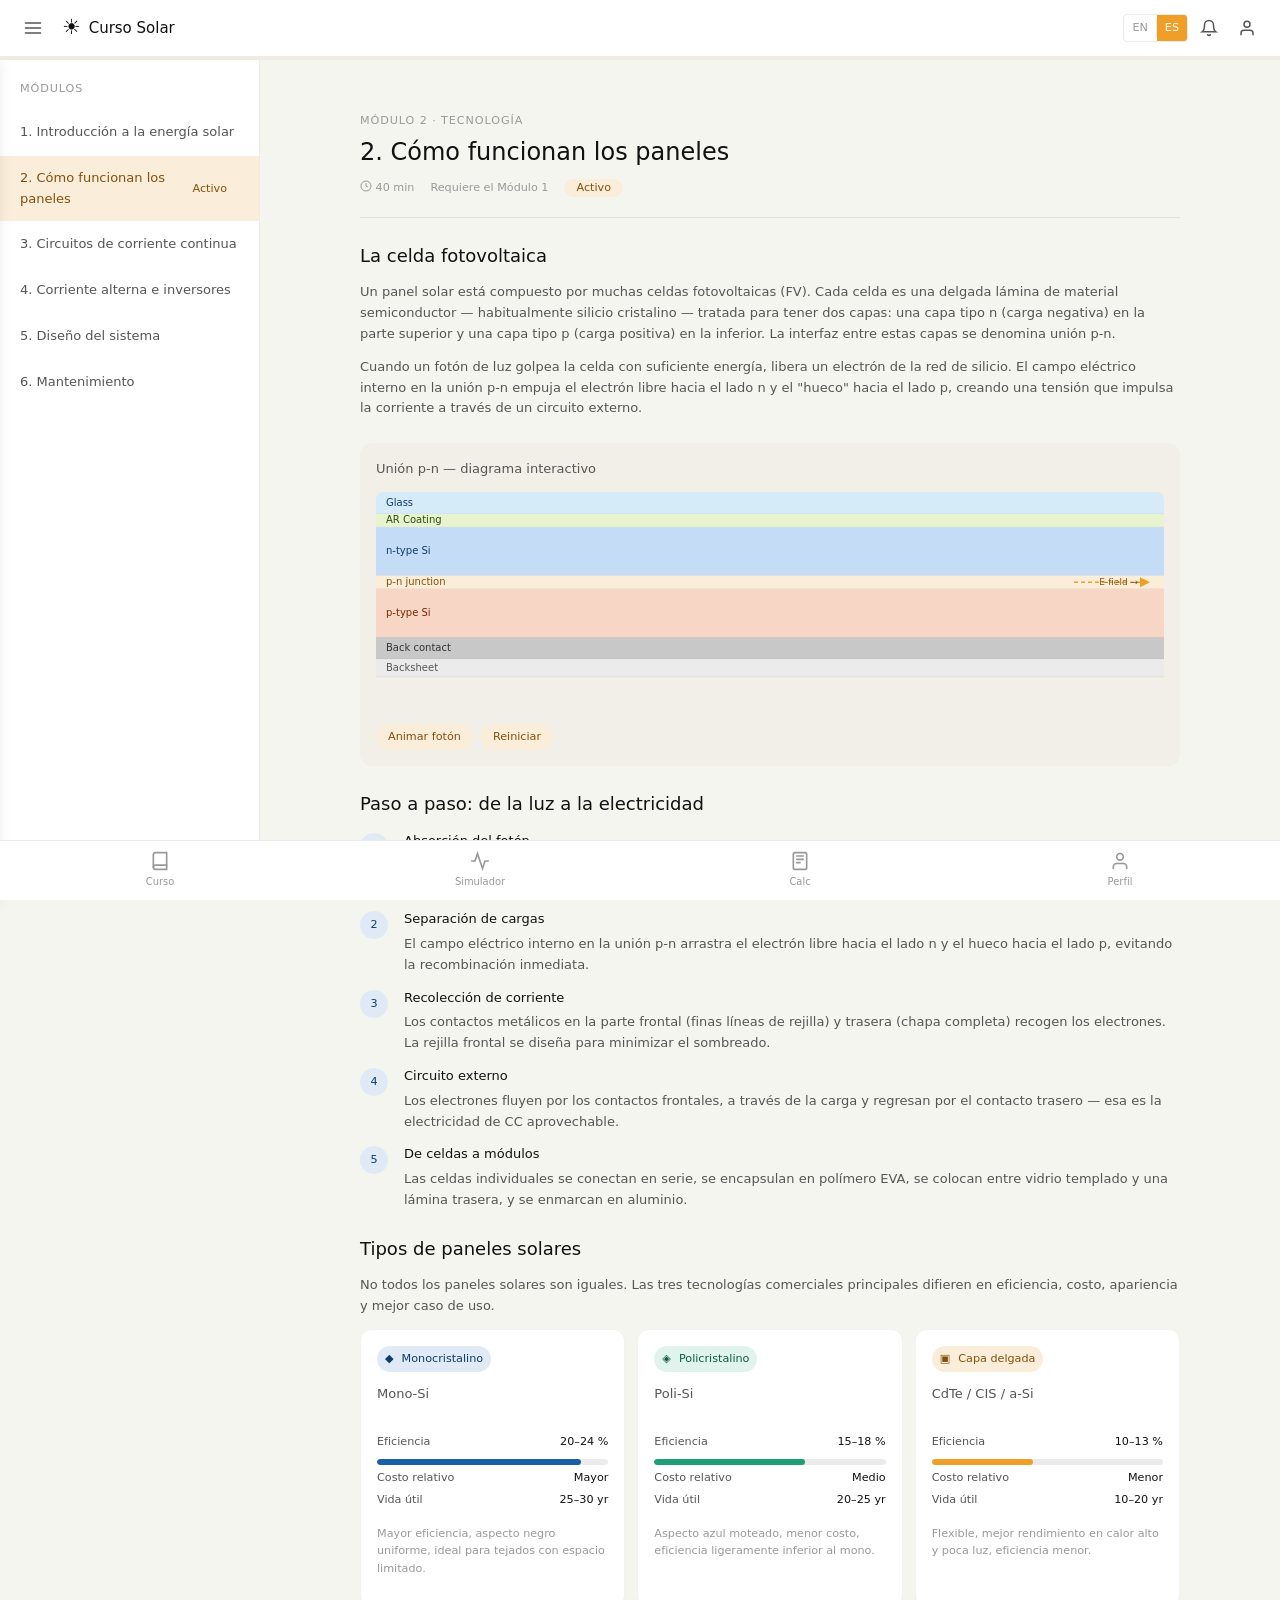
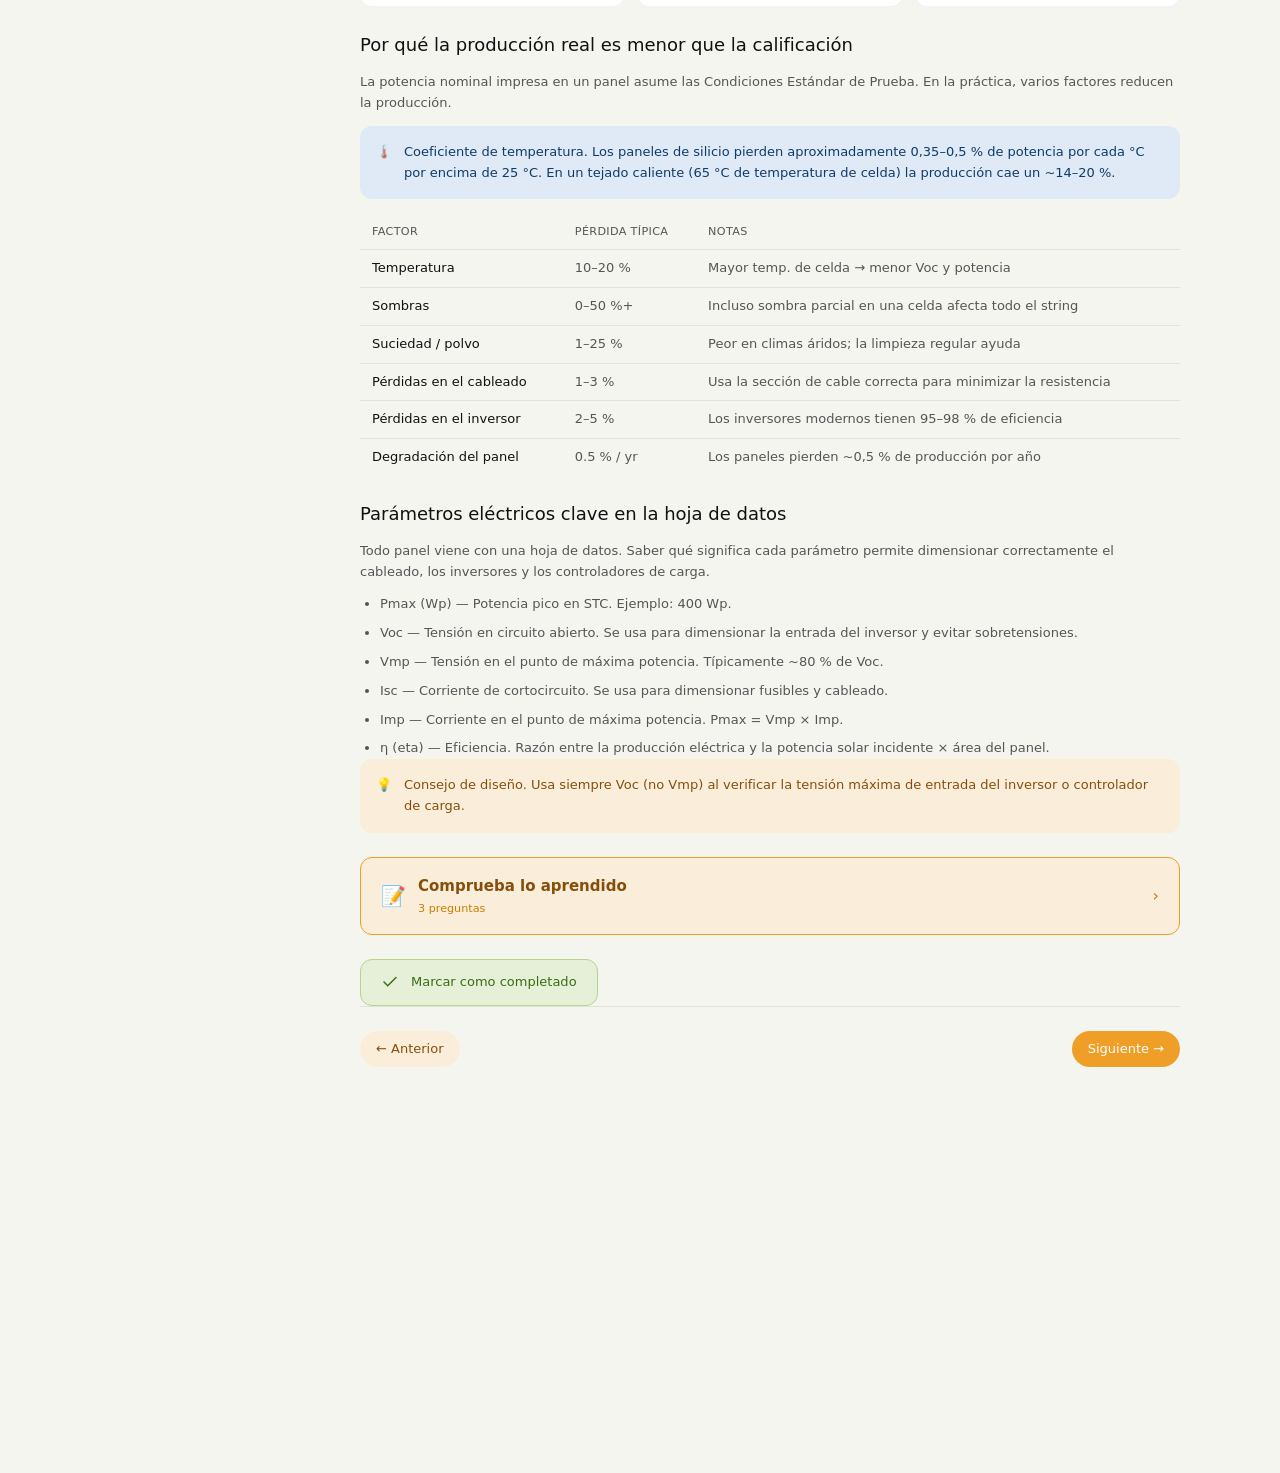
<file: pages/module2.html>
<!DOCTYPE html>
<html lang="es" data-i18n-base="..">
<head>
  <meta charset="UTF-8" />
  <meta name="viewport" content="width=device-width, initial-scale=1.0" />
  <title data-i18n="mod2PageTitle">Module 2 — How Panels Work</title>
  <link rel="stylesheet" href="../css/styles.css" />
  <link rel="stylesheet" href="../css/module2.css" />
</head>
<body>

  <!-- ══ NAVBAR ══════════════════════════════════════════════ -->
  <header class="navbar" role="banner">
    <div class="navbar__inner">
      <button class="btn--icon" id="menuBtn" aria-label="Open menu" aria-expanded="false">
        <svg width="20" height="20" viewBox="0 0 24 24" fill="none" stroke="currentColor" stroke-width="2" stroke-linecap="round" aria-hidden="true">
          <line x1="3" y1="6" x2="21" y2="6"/><line x1="3" y1="12" x2="21" y2="12"/><line x1="3" y1="18" x2="21" y2="18"/>
        </svg>
      </button>
      <a href="../index.html" class="navbar__brand">
        <span class="navbar__logo" aria-hidden="true">☀️</span>
        <span data-i18n="brandName">Solar Course</span>
      </a>
      <span class="navbar__spacer"></span>
      <div class="navbar__actions">
        <div class="lang-toggle" role="group" aria-label="Language">
          <button class="lang-toggle__btn" id="langEn" data-lang="en" aria-pressed="false">EN</button>
          <span class="lang-toggle__sep" aria-hidden="true"></span>
          <button class="lang-toggle__btn lang-toggle__btn--active" id="langEs" data-lang="es" aria-pressed="true">ES</button>
        </div>
        <button class="btn--icon" aria-label="Notifications">
          <svg width="18" height="18" viewBox="0 0 24 24" fill="none" stroke="currentColor" stroke-width="2" stroke-linecap="round" aria-hidden="true">
            <path d="M18 8a6 6 0 0 0-12 0c0 7-3 9-3 9h18s-3-2-3-9"/><path d="M13.73 21a2 2 0 0 1-3.46 0"/>
          </svg>
        </button>
        <button class="btn--icon" aria-label="User account">
          <svg width="18" height="18" viewBox="0 0 24 24" fill="none" stroke="currentColor" stroke-width="2" stroke-linecap="round" aria-hidden="true">
            <path d="M20 21v-2a4 4 0 0 0-4-4H8a4 4 0 0 0-4 4v2"/><circle cx="12" cy="7" r="4"/>
          </svg>
        </button>
      </div>
    </div>
    <div class="navbar__progress" role="progressbar" aria-valuenow="0" aria-valuemin="0" aria-valuemax="100" id="navProgress" aria-label="Course progress">
      <div class="navbar__progress-fill" id="progressFill"></div>
    </div>
  </header>

  <!-- ══ LAYOUT ══════════════════════════════════════════════ -->
  <div class="layout">

    <!-- SIDEBAR (desktop) -->
    <aside class="sidebar" id="sidebar" aria-label="Course navigation">
      <p class="sidebar__section-label" data-i18n="sidebarLabel">Modules</p>
      <ul class="sidebar__list" role="list">
        <li><a href="module1.html" class="sidebar__item" data-module="1"><span class="sidebar__item-text" data-i18n="mod1Title">1. Intro to solar energy</span></a></li>
        <li><a href="module2.html" class="sidebar__item sidebar__item--active" data-module="2"><span class="sidebar__item-text" data-i18n="mod2Title">2. How panels work</span><span class="pill pill--active sidebar__item-pill" data-i18n="pillActive">Active</span></a></li>
        <li><a href="module3.html" class="sidebar__item" data-module="3"><span class="sidebar__item-text" data-i18n="mod3Title">3. DC circuits</span></a></li>
        <li><a href="module4.html" class="sidebar__item" data-module="4"><span class="sidebar__item-text" data-i18n="mod4Title">4. AC &amp; inverters</span></a></li>
        <li><a href="module5.html" class="sidebar__item" data-module="5"><span class="sidebar__item-text" data-i18n="mod5Title">5. System design</span></a></li>
        <li><a href="module6.html" class="sidebar__item" data-module="6"><span class="sidebar__item-text" data-i18n="mod6Title">6. Maintenance</span></a></li>
      </ul>
    </aside>

    <!-- Mobile sidebar overlay -->
    <aside class="sidebar sidebar--mobile" id="mobileSidebar" aria-label="Course navigation" aria-hidden="true">
      <p class="sidebar__section-label" data-i18n="sidebarLabel">Modules</p>
      <ul class="sidebar__list" role="list">
        <li><a href="module1.html" class="sidebar__item"><span data-i18n="mod1Title">1. Intro to solar energy</span></a></li>
        <li><a href="module2.html" class="sidebar__item sidebar__item--active"><span data-i18n="mod2Title">2. How panels work</span><span class="pill pill--active" data-i18n="pillActive">Active</span></a></li>
        <li><a href="module3.html" class="sidebar__item"><span data-i18n="mod3Title">3. DC circuits</span></a></li>
        <li><a href="module4.html" class="sidebar__item"><span data-i18n="mod4Title">4. AC &amp; inverters</span></a></li>
        <li><a href="module5.html" class="sidebar__item"><span data-i18n="mod5Title">5. System design</span></a></li>
        <li><a href="module6.html" class="sidebar__item"><span data-i18n="mod6Title">6. Maintenance</span></a></li>
      </ul>
    </aside>
    <div class="sidebar-overlay" id="sidebarOverlay" aria-hidden="true"></div>

    <!-- MAIN ══════════════════════════════════════════════════ -->
    <main class="main" id="main">
      <div class="lesson-wrap">

        <!-- ── Lesson header ─────────────────────────── -->
        <header class="lesson-header">
          <p class="lesson-header__eyebrow" data-i18n="mod2Eyebrow">Module 2 · Technology</p>
          <h1 class="lesson-header__title" data-i18n="mod2Title">2. How panels work</h1>
          <div class="lesson-header__meta">
            <span>
              <svg width="12" height="12" viewBox="0 0 24 24" fill="none" stroke="currentColor" stroke-width="2" aria-hidden="true" style="display:inline;vertical-align:-1px"><circle cx="12" cy="12" r="10"/><polyline points="12 6 12 12 16 14"/></svg>
              40 min
            </span>
            <span data-i18n="mod2Prereq">Requires Module 1</span>
            <span class="pill pill--active" data-i18n="pillActive">Active</span>
          </div>
        </header>

        <!-- ── Section 1: The PV cell ────────────────── -->
        <section class="content-block">
          <h2 data-i18n="m2s1Title">The photovoltaic cell</h2>
          <p data-i18n="m2s1p1">
            A solar panel is built from many small <strong>photovoltaic (PV) cells</strong>.
            Each cell is a thin slice of semiconductor material — most commonly <em>crystalline silicon</em> —
            treated to have two distinct layers: a negatively-charged <strong>n-type</strong> layer
            on top and a positively-charged <strong>p-type</strong> layer below.
            The interface between these layers is called the <strong>p-n junction</strong>.
          </p>
          <p data-i18n="m2s1p2">
            When a photon of light strikes the cell with enough energy, it knocks an electron loose
            from the silicon lattice. The built-in electric field at the p-n junction pushes
            the free electron toward the n-type side and the corresponding "hole" toward the p-type side.
            This charge separation creates a voltage — typically around 0.5–0.6 V per cell —
            that drives current through an external circuit.
          </p>
        </section>

        <!-- ── p-n Junction Canvas ───────────────────── -->
        <div class="layer-canvas-wrap" aria-label="Interactive p-n junction diagram">
          <p class="layer-canvas-wrap__title" data-i18n="m2canvasTitle">p-n junction — interactive diagram</p>
          <canvas id="pnCanvas" height="220" aria-label="Diagram of the p-n junction inside a solar cell showing photon absorption and electron movement"></canvas>
          <div class="canvas-section__controls" style="margin-top:var(--sp-3)">
            <button class="btn btn--ghost-amber btn--sm" id="btnAnimate" data-i18n="btnAnimate">Animate photon</button>
            <button class="btn btn--ghost-amber btn--sm" id="btnReset" data-i18n="btnReset">Reset</button>
          </div>
        </div>

        <!-- ── Section 2: Step-by-step conversion ────── -->
        <section class="content-block">
          <h2 data-i18n="m2s2Title">Step-by-step: light to electricity</h2>
          <div class="step-list">
            <div class="step-item">
              <div class="step-num" aria-hidden="true">1</div>
              <div class="step-body">
                <strong data-i18n="m2step1h">Photon absorption</strong>
                <p data-i18n="m2step1p">A photon from the sun strikes the silicon surface. If its energy exceeds the bandgap (~1.1 eV for silicon), it excites an electron to the conduction band.</p>
              </div>
            </div>
            <div class="step-item">
              <div class="step-num" aria-hidden="true">2</div>
              <div class="step-body">
                <strong data-i18n="m2step2h">Charge separation</strong>
                <p data-i18n="m2step2p">The built-in electric field at the p-n junction sweeps the free electron to the n-side and the hole to the p-side, preventing immediate recombination.</p>
              </div>
            </div>
            <div class="step-item">
              <div class="step-num" aria-hidden="true">3</div>
              <div class="step-body">
                <strong data-i18n="m2step3h">Current collection</strong>
                <p data-i18n="m2step3p">Metal contacts on the front (thin grid lines) and rear (full sheet) collect the electrons. The front grid is designed to be as thin as possible to minimise shading.</p>
              </div>
            </div>
            <div class="step-item">
              <div class="step-num" aria-hidden="true">4</div>
              <div class="step-body">
                <strong data-i18n="m2step4h">External circuit</strong>
                <p data-i18n="m2step4p">Electrons flow out through the front contacts, through your load (lights, motors, etc.) and back in through the rear contact — that's usable DC electricity.</p>
              </div>
            </div>
            <div class="step-item">
              <div class="step-num" aria-hidden="true">5</div>
              <div class="step-body">
                <strong data-i18n="m2step5h">From cells to modules</strong>
                <p data-i18n="m2step5p">Individual cells (~156 × 156 mm) are wired in series strings, encapsulated in EVA polymer, sandwiched between tempered glass and a backsheet, and framed in aluminium — that's the panel you install on a roof.</p>
              </div>
            </div>
          </div>
        </section>

        <!-- ── Section 3: Panel types ─────────────────── -->
        <section class="content-block">
          <h2 data-i18n="m2s3Title">Types of solar panels</h2>
          <p data-i18n="m2s3p1">
            Not all solar panels are the same. The three main commercial technologies differ
            in efficiency, cost, appearance and best use case.
          </p>
          <div class="panel-grid" aria-label="Panel type comparison">

            <!-- Monocrystalline -->
            <div class="panel-card">
              <span class="panel-card__badge panel-card__badge--mono">◆ <span data-i18n="m2monoLabel">Monocrystalline</span></span>
              <p class="panel-card__name" data-i18n="m2monoName">Mono-Si</p>
              <div class="panel-card__stat-row">
                <div class="panel-card__stat">
                  <span data-i18n="m2effLabel">Efficiency</span>
                  <strong>20–24 %</strong>
                </div>
                <div class="eff-bar-wrap"><div class="eff-bar eff-bar--mono" style="width:88%"></div></div>
                <div class="panel-card__stat">
                  <span data-i18n="m2costLabel">Relative cost</span>
                  <strong data-i18n="m2monoCost">Higher</strong>
                </div>
                <div class="panel-card__stat">
                  <span data-i18n="m2lifeLabel">Lifespan</span>
                  <strong>25–30 yr</strong>
                </div>
              </div>
              <p class="panel-card__stat" style="margin-top:var(--sp-2);font-size:var(--fs-xs);color:var(--clr-text-3)" data-i18n="m2monoNote">Best efficiency, uniform black look, ideal for limited roof space.</p>
            </div>

            <!-- Polycrystalline -->
            <div class="panel-card">
              <span class="panel-card__badge panel-card__badge--poly">◈ <span data-i18n="m2polyLabel">Polycrystalline</span></span>
              <p class="panel-card__name" data-i18n="m2polyName">Poly-Si</p>
              <div class="panel-card__stat-row">
                <div class="panel-card__stat">
                  <span data-i18n="m2effLabel">Efficiency</span>
                  <strong>15–18 %</strong>
                </div>
                <div class="eff-bar-wrap"><div class="eff-bar eff-bar--poly" style="width:65%"></div></div>
                <div class="panel-card__stat">
                  <span data-i18n="m2costLabel">Relative cost</span>
                  <strong data-i18n="m2polyCost">Medium</strong>
                </div>
                <div class="panel-card__stat">
                  <span data-i18n="m2lifeLabel">Lifespan</span>
                  <strong>20–25 yr</strong>
                </div>
              </div>
              <p class="panel-card__stat" style="margin-top:var(--sp-2);font-size:var(--fs-xs);color:var(--clr-text-3)" data-i18n="m2polyNote">Blue speckled look, lower cost, slightly lower efficiency than mono.</p>
            </div>

            <!-- Thin-film -->
            <div class="panel-card">
              <span class="panel-card__badge panel-card__badge--thin">▣ <span data-i18n="m2thinLabel">Thin-film</span></span>
              <p class="panel-card__name" data-i18n="m2thinName">CdTe / CIS / a-Si</p>
              <div class="panel-card__stat-row">
                <div class="panel-card__stat">
                  <span data-i18n="m2effLabel">Efficiency</span>
                  <strong>10–13 %</strong>
                </div>
                <div class="eff-bar-wrap"><div class="eff-bar eff-bar--thin" style="width:44%"></div></div>
                <div class="panel-card__stat">
                  <span data-i18n="m2costLabel">Relative cost</span>
                  <strong data-i18n="m2thinCost">Lower</strong>
                </div>
                <div class="panel-card__stat">
                  <span data-i18n="m2lifeLabel">Lifespan</span>
                  <strong>10–20 yr</strong>
                </div>
              </div>
              <p class="panel-card__stat" style="margin-top:var(--sp-2);font-size:var(--fs-xs);color:var(--clr-text-3)" data-i18n="m2thinNote">Flexible, performs better in high heat &amp; low light, lower efficiency.</p>
            </div>

          </div>
        </section>

        <!-- ── Section 4: Efficiency losses ──────────────────── -->
        <section class="content-block">
          <h2 data-i18n="m2s4Title">Why real output is lower than the rating</h2>
          <p data-i18n="m2s4p1">
            The nameplate wattage printed on a panel assumes Standard Test Conditions (STC).
            In practice, several factors reduce output. Understanding them helps you design
            a system that actually meets your energy needs.
          </p>

          <div class="callout callout--info">
            <span aria-hidden="true">🌡️</span>
            <span data-i18n="m2s4callout">
              <strong>Temperature coefficient.</strong>
              Silicon panels lose roughly <strong>0.35–0.5 % of power per °C above 25 °C</strong>.
              On a hot roof where cell temperature reaches 65 °C, output drops by ~14–20 %
              compared to the STC rating.
            </span>
          </div>

          <table class="compare-table" aria-label="Derating factors table">
            <thead>
              <tr>
                <th data-i18n="m2tblFactor">Factor</th>
                <th data-i18n="m2tblLoss">Typical loss</th>
                <th data-i18n="m2tblNote">Notes</th>
              </tr>
            </thead>
            <tbody>
              <tr>
                <td data-i18n="m2tblF1">Temperature</td>
                <td>10–20 %</td>
                <td data-i18n="m2tblN1">Higher cell temp → lower Voc and power</td>
              </tr>
              <tr>
                <td data-i18n="m2tblF2">Shading</td>
                <td>0–50 %+</td>
                <td data-i18n="m2tblN2">Even partial shading on one cell affects whole string</td>
              </tr>
              <tr>
                <td data-i18n="m2tblF3">Soiling / dust</td>
                <td>1–25 %</td>
                <td data-i18n="m2tblN3">Worse in arid climates; regular cleaning helps</td>
              </tr>
              <tr>
                <td data-i18n="m2tblF4">Wiring losses</td>
                <td>1–3 %</td>
                <td data-i18n="m2tblN4">Use correct cable gauge to minimise resistance</td>
              </tr>
              <tr>
                <td data-i18n="m2tblF5">Inverter losses</td>
                <td>2–5 %</td>
                <td data-i18n="m2tblN5">Modern inverters are 95–98 % efficient</td>
              </tr>
              <tr>
                <td data-i18n="m2tblF6">Panel degradation</td>
                <td>0.5 % / yr</td>
                <td data-i18n="m2tblN6">Panels lose ~0.5 % output per year (LID + aging)</td>
              </tr>
            </tbody>
          </table>
        </section>

        <!-- ── Section 5: Key electrical parameters ───────────── -->
        <section class="content-block">
          <h2 data-i18n="m2s5Title">Key electrical parameters on the datasheet</h2>
          <p data-i18n="m2s5p1">
            Every panel ships with a datasheet. Knowing what each parameter means lets you
            size wiring, inverters and charge controllers correctly.
          </p>
          <ul>
            <li data-i18n="m2s5li1"><strong>Pmax (Wp)</strong> — Peak power at STC. Example: 400 Wp.</li>
            <li data-i18n="m2s5li2"><strong>Voc</strong> — Open-circuit voltage. The voltage with no load connected. Used to size inverter input and avoid over-voltage.</li>
            <li data-i18n="m2s5li3"><strong>Vmp</strong> — Voltage at maximum power point. Typically ~80 % of Voc. This is the operating voltage for maximum output.</li>
            <li data-i18n="m2s5li4"><strong>Isc</strong> — Short-circuit current. The maximum current the panel can produce. Used to size fuses and wiring.</li>
            <li data-i18n="m2s5li5"><strong>Imp</strong> — Current at maximum power point. Combined with Vmp: Pmax = Vmp × Imp.</li>
            <li data-i18n="m2s5li6"><strong>η (eta)</strong> — Efficiency. Ratio of electrical output to incident solar power × panel area.</li>
          </ul>

          <div class="callout callout--tip">
            <span aria-hidden="true">💡</span>
            <span data-i18n="m2s5callout">
              <strong>Design tip.</strong>
              Always use <em>Voc</em> (not Vmp) when checking the maximum input voltage of your inverter or charge controller —
              it's the highest voltage the panel will ever produce.
            </span>
          </div>
        </section>

        <!-- ── Quiz ──────────────────────────────────────────── -->
        <section class="content-block">
          <button class="quiz-trigger" id="openQuizBtn" aria-haspopup="dialog">
            <span class="quiz-trigger__icon" aria-hidden="true">📝</span>
            <span class="quiz-trigger__content">
              <strong data-i18n="quizTitle">Comprueba lo aprendido</strong>
              <span class="quiz-trigger__sub">3 preguntas</span>
            </span>
            <span class="quiz-trigger__arrow" aria-hidden="true">›</span>
          </button>
        </section>

        <!-- ── Mark complete ──────────────────────────────────── -->
        <button class="complete-btn" id="completeBtn" aria-pressed="false">
          <svg width="18" height="18" viewBox="0 0 24 24" fill="none" stroke="currentColor" stroke-width="2" stroke-linecap="round" aria-hidden="true">
            <polyline points="20 6 9 17 4 12"/>
          </svg>
          <span id="completeBtnLabel" data-i18n="markDone">Mark as complete</span>
        </button>

        <!-- ── Lesson nav ─────────────────────────────────────── -->
        <nav class="lesson-nav" aria-label="Lesson navigation">
          <a href="module1.html" class="btn btn--ghost-amber btn--md" data-i18n="lessonPrev">← Previous</a>
          <a href="module3.html" class="btn btn--amber btn--md" data-i18n="lessonNext">Next →</a>
        </nav>

      </div><!-- /lesson-wrap -->
    </main>
  </div><!-- /layout -->

  <!-- ══ BOTTOM NAV (mobile) ═════════════════════════════════ -->
  <nav class="bottom-nav" aria-label="Main navigation" role="navigation">
    <a href="../index.html" class="bottom-nav__item" aria-label="Course">
      <svg width="20" height="20" viewBox="0 0 24 24" fill="none" stroke="currentColor" stroke-width="2" stroke-linecap="round" aria-hidden="true">
        <path d="M4 19.5A2.5 2.5 0 0 1 6.5 17H20"/><path d="M6.5 2H20v20H6.5A2.5 2.5 0 0 1 4 19.5v-15A2.5 2.5 0 0 1 6.5 2z"/>
      </svg>
      <span data-i18n="navCourse">Course</span>
    </a>
    <a href="simulator.html" class="bottom-nav__item" aria-label="Simulator">
      <svg width="20" height="20" viewBox="0 0 24 24" fill="none" stroke="currentColor" stroke-width="2" stroke-linecap="round" aria-hidden="true">
        <polyline points="22 12 18 12 15 21 9 3 6 12 2 12"/>
      </svg>
      <span data-i18n="navSimulator">Simulator</span>
    </a>
    <button class="bottom-nav__item" aria-label="Calculator">
      <svg width="20" height="20" viewBox="0 0 24 24" fill="none" stroke="currentColor" stroke-width="2" stroke-linecap="round" aria-hidden="true">
        <rect x="4" y="2" width="16" height="20" rx="2"/><line x1="8" y1="6" x2="16" y2="6"/><line x1="8" y1="10" x2="16" y2="10"/><line x1="8" y1="14" x2="12" y2="14"/>
      </svg>
      <span data-i18n="navCalc">Calc</span>
    </button>
    <a href="profile.html" class="bottom-nav__item" aria-label="Profile">
      <svg width="20" height="20" viewBox="0 0 24 24" fill="none" stroke="currentColor" stroke-width="2" stroke-linecap="round" aria-hidden="true">
        <path d="M20 21v-2a4 4 0 0 0-4-4H8a4 4 0 0 0-4 4v2"/><circle cx="12" cy="7" r="4"/>
      </svg>
      <span data-i18n="navProfile">Profile</span>
    </a>
  </nav>

  <script src="../js/i18n.js"></script>
  <script src="../js/app.js"></script>
  <script>
  /* ── Module-2 page scripts ────────────────────────── */
  (function () {
    'use strict';

    /* ─────────────────────────────────────────────────────────
       p-n Junction Canvas
       Layers (top → bottom): Glass | AR coating | n-type Si |
                               p-n junction | p-type Si | Back contact
       Animation: photon ray enters from top, hits junction,
                  electron arrow flies up, hole arrow flies down.
    ───────────────────────────────────────────────────────── */
    const LAYERS = [
      { label: 'Glass',        h: 0.10, bg: '#D6EBF8', fg: '#0E3B6A' },
      { label: 'AR Coating',   h: 0.06, bg: '#E8F4D0', fg: '#2A4D0A' },
      { label: 'n-type Si',    h: 0.22, bg: '#C5DCF7', fg: '#0E3B6A' },
      { label: 'p-n junction', h: 0.06, bg: '#FAEEDA', fg: '#854F0B' },
      { label: 'p-type Si',    h: 0.22, bg: '#F7D6C5', fg: '#7A2900' },
      { label: 'Back contact', h: 0.10, bg: '#C8C8C8', fg: '#333'    },
      { label: 'Backsheet',    h: 0.08, bg: '#EBEBEB', fg: '#555'    },
    ];

    let animFrame   = null;
    let animRunning = false;
    let photonY     = 0;
    let phase       = 'idle'; /* 'photon' | 'charge' | 'done' | 'idle' */
    let elecY       = 0;
    let holeY       = 0;
    const JUNCTION_FRAC = LAYERS.slice(0, 3).reduce((s, l) => s + l.h, 0) + LAYERS[3].h / 2;

    function drawStatic(ctx, W, H) {
      let y = 0;
      LAYERS.forEach(layer => {
        const lh = layer.h * H;
        ctx.fillStyle = layer.bg;
        ctx.fillRect(0, y, W, lh);
        /* label */
        ctx.fillStyle    = layer.fg;
        ctx.font         = `${Math.round(H * 0.045)}px system-ui, sans-serif`;
        ctx.textAlign    = 'left';
        ctx.textBaseline = 'middle';
        ctx.fillText(layer.label, 10, y + lh / 2);
        /* separator */
        ctx.strokeStyle = 'rgba(0,0,0,.06)';
        ctx.lineWidth   = 1;
        ctx.beginPath(); ctx.moveTo(0, y + lh); ctx.lineTo(W, y + lh); ctx.stroke();
        y += lh;
      });

      /* Electric field arrow at junction */
      const jY = JUNCTION_FRAC * H;
      ctx.strokeStyle = '#EF9F27';
      ctx.lineWidth   = 1.5;
      ctx.setLineDash([4, 3]);
      ctx.beginPath(); ctx.moveTo(W - 90, jY); ctx.lineTo(W - 20, jY); ctx.stroke();
      ctx.setLineDash([]);
      /* arrowhead */
      ctx.fillStyle = '#EF9F27';
      ctx.beginPath();
      ctx.moveTo(W - 14, jY);
      ctx.lineTo(W - 24, jY - 5);
      ctx.lineTo(W - 24, jY + 5);
      ctx.closePath(); ctx.fill();
      ctx.fillStyle    = '#854F0B';
      ctx.font         = `${Math.round(H * 0.042)}px system-ui, sans-serif`;
      ctx.textAlign    = 'right';
      ctx.textBaseline = 'middle';
      ctx.fillText('E-field →', W - 26, jY);
    }

    function drawPhoton(ctx, W, H, py) {
      /* Wavy yellow line from top to py */
      ctx.strokeStyle = '#FFD700';
      ctx.lineWidth   = 2.5;
      ctx.shadowColor = '#FFD700';
      ctx.shadowBlur  = 6;
      ctx.beginPath();
      const cx = W / 2;
      for (let y = 0; y <= py; y += 2) {
        const x = cx + Math.sin(y * 0.3) * 8;
        y === 0 ? ctx.moveTo(x, y) : ctx.lineTo(x, y);
      }
      ctx.stroke();
      ctx.shadowBlur = 0;

      /* Photon dot */
      ctx.fillStyle = '#FFD700';
      ctx.beginPath();
      ctx.arc(cx + Math.sin(py * 0.3) * 8, py, 5, 0, Math.PI * 2);
      ctx.fill();
    }

    function drawCharges(ctx, W, H, ey, hy) {
      const jY  = JUNCTION_FRAC * H;
      const cx  = W / 2;
      const r   = 7;

      /* Electron (blue, goes up) */
      ctx.fillStyle = '#185FA5';
      ctx.beginPath(); ctx.arc(cx - 20, ey, r, 0, Math.PI * 2); ctx.fill();
      ctx.fillStyle = '#fff';
      ctx.font      = 'bold 10px system-ui';
      ctx.textAlign = 'center'; ctx.textBaseline = 'middle';
      ctx.fillText('e⁻', cx - 20, ey);

      /* Arrow up */
      ctx.strokeStyle = '#185FA5';
      ctx.lineWidth   = 1.5;
      ctx.beginPath(); ctx.moveTo(cx - 20, ey - r - 2); ctx.lineTo(cx - 20, jY - 30); ctx.stroke();
      if (ey < jY - 40) {
        ctx.fillStyle = '#185FA5';
        ctx.beginPath();
        ctx.moveTo(cx - 20, jY - 40);
        ctx.lineTo(cx - 25, jY - 28);
        ctx.lineTo(cx - 15, jY - 28);
        ctx.closePath(); ctx.fill();
      }

      /* Hole (orange, goes down) */
      ctx.fillStyle   = '#EF9F27';
      ctx.strokeStyle = '#EF9F27';
      ctx.lineWidth   = 2;
      ctx.beginPath(); ctx.arc(cx + 20, hy, r, 0, Math.PI * 2); ctx.stroke();
      ctx.fillStyle = '#854F0B';
      ctx.font      = 'bold 10px system-ui';
      ctx.textAlign = 'center'; ctx.textBaseline = 'middle';
      ctx.fillText('h⁺', cx + 20, hy);

      /* Arrow down */
      ctx.strokeStyle = '#EF9F27';
      ctx.lineWidth   = 1.5;
      ctx.beginPath(); ctx.moveTo(cx + 20, hy + r + 2); ctx.lineTo(cx + 20, jY + 30); ctx.stroke();
      if (hy > jY + 40) {
        ctx.fillStyle = '#EF9F27';
        ctx.beginPath();
        ctx.moveTo(cx + 20, jY + 40);
        ctx.lineTo(cx + 15, jY + 28);
        ctx.lineTo(cx + 25, jY + 28);
        ctx.closePath(); ctx.fill();
      }
    }

    function renderCanvas() {
      const canvas = document.getElementById('pnCanvas');
      if (!canvas) return;
      const W = canvas.offsetWidth;
      const H = canvas.offsetHeight || 220;
      canvas.width = W; canvas.height = H;
      const ctx = canvas.getContext('2d');
      ctx.clearRect(0, 0, W, H);
      drawStatic(ctx, W, H);

      if (phase === 'photon') {
        drawPhoton(ctx, W, H, photonY);
      } else if (phase === 'charge' || phase === 'done') {
        drawCharges(ctx, W, H, elecY, holeY);
      }
    }

    function startAnimation() {
      if (animRunning) return;
      animRunning = true;
      phase       = 'photon';
      photonY     = 0;

      const canvas = document.getElementById('pnCanvas');
      if (!canvas) return;
      const H     = canvas.offsetHeight || 220;
      const juncY = JUNCTION_FRAC * H;

      function step() {
        if (phase === 'photon') {
          photonY += 3;
          if (photonY >= juncY) {
            phase = 'charge';
            elecY = juncY;
            holeY = juncY;
          }
          renderCanvas();
          animFrame = requestAnimationFrame(step);
        } else if (phase === 'charge') {
          elecY -= 2;
          holeY += 2;
          renderCanvas();
          if (elecY > H * 0.05 || holeY < H * 0.92) {
            animFrame = requestAnimationFrame(step);
          } else {
            phase       = 'done';
            animRunning = false;
            renderCanvas();
          }
        }
      }
      animFrame = requestAnimationFrame(step);
    }

    function resetCanvas() {
      if (animFrame) cancelAnimationFrame(animFrame);
      animRunning = false;
      phase       = 'idle';
      renderCanvas();
    }

    /* ── Quiz data ───────────────────────────────────── */
    const QUIZ_DATA = [
      { textKey: 'm2q1text', opts: [{ key: 'm2q1a', ok: false }, { key: 'm2q1b', ok: true  }, { key: 'm2q1c', ok: false }, { key: 'm2q1d', ok: false }] },
      { textKey: 'm2q2text', opts: [{ key: 'm2q2a', ok: false }, { key: 'm2q2b', ok: false }, { key: 'm2q2c', ok: true  }, { key: 'm2q2d', ok: false }] },
      { textKey: 'm2q3text', opts: [{ key: 'm2q3a', ok: false }, { key: 'm2q3b', ok: true  }, { key: 'm2q3c', ok: false }, { key: 'm2q3d', ok: false }] },
    ];

    /* ── Init ───────────────────────────────────────── */
    document.addEventListener('SolarLearnReady', () => {
      renderCanvas();

      const ro = new ResizeObserver(renderCanvas);
      const canvas = document.getElementById('pnCanvas');
      if (canvas) ro.observe(canvas.parentElement);

      document.getElementById('btnAnimate')?.addEventListener('click', () => {
        resetCanvas();
        setTimeout(startAnimation, 80);
      });
      document.getElementById('btnReset')?.addEventListener('click', resetCanvas);

      /* ── Quiz modal ──────────────────────────── */
      SolarLearn.initQuizModal(QUIZ_DATA, 'openQuizBtn');

      /* ── Complete button ─────────────────────── */
      const btn = document.getElementById('completeBtn');
      const lbl = document.getElementById('completeBtnLabel');

      if (window.SolarLearn?.isModuleDone(2)) {
        btn.classList.add('complete-btn--done');
        btn.setAttribute('aria-pressed', 'true');
        btn.disabled = true;
        if (lbl) lbl.textContent = I18n.t(SolarLearn.currentLang, 'markedDone');
      }

      btn.addEventListener('click', () => {
        if (btn.dataset.done) return;
        btn.dataset.done = 'true';
        btn.classList.add('complete-btn--done');
        btn.setAttribute('aria-pressed', 'true');
        btn.disabled = true;
        if (lbl) lbl.textContent = I18n.t(SolarLearn.currentLang, 'markedDone');
        window.SolarLearn?.markModuleDone(2);
      });
    });
  })();
  </script>
</body>
</html>
</file>
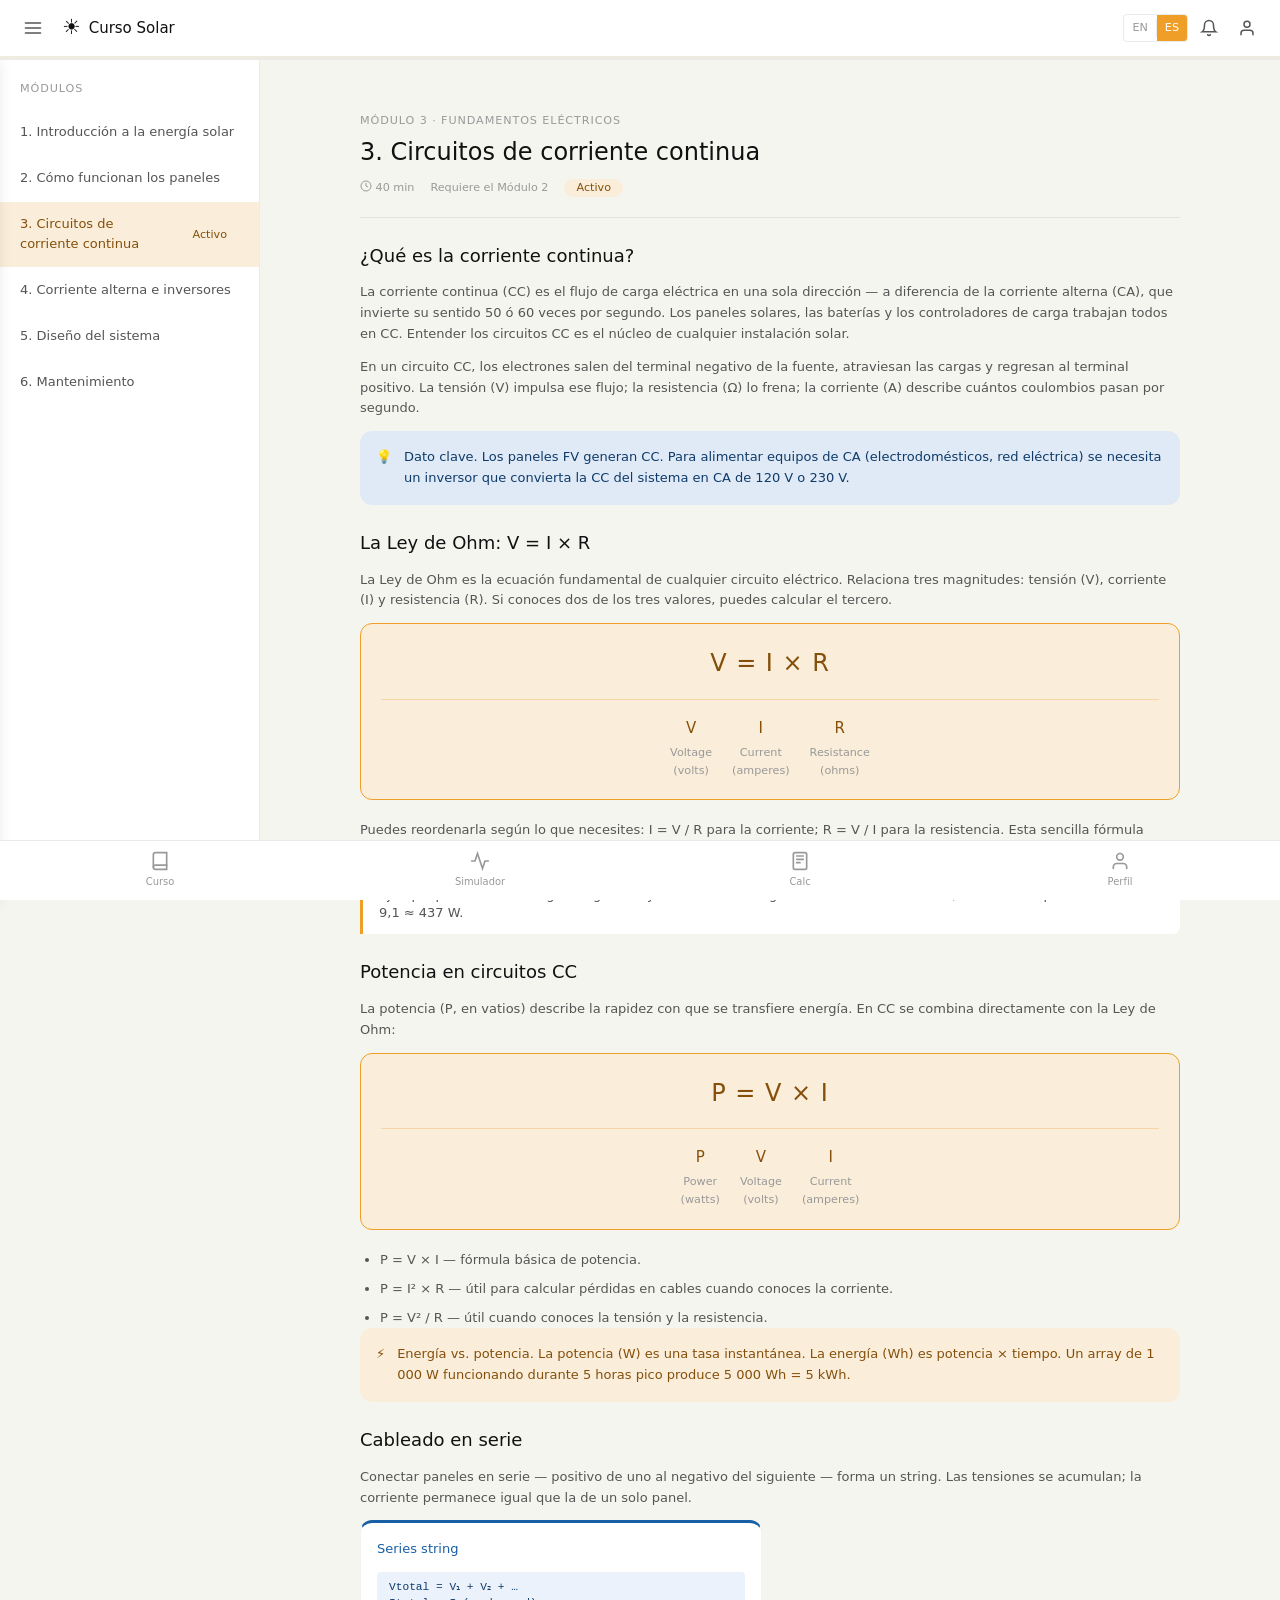
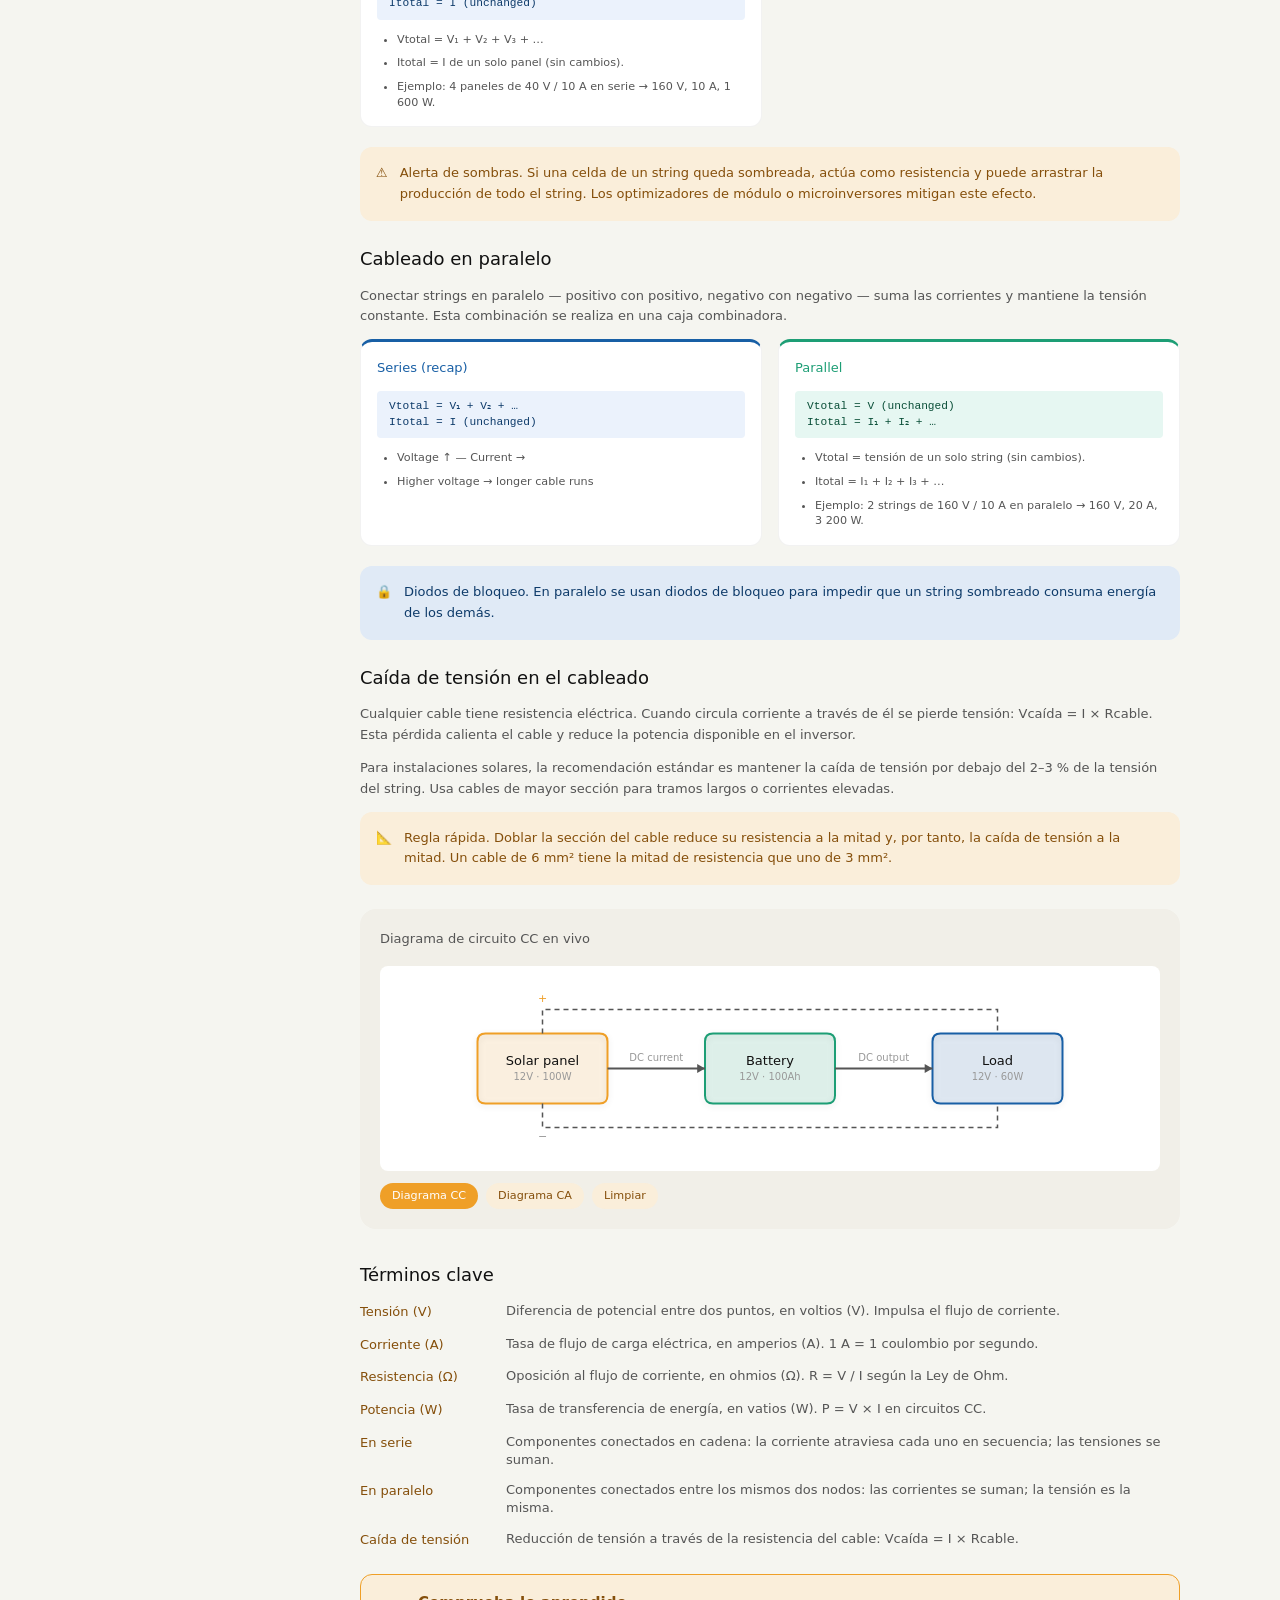
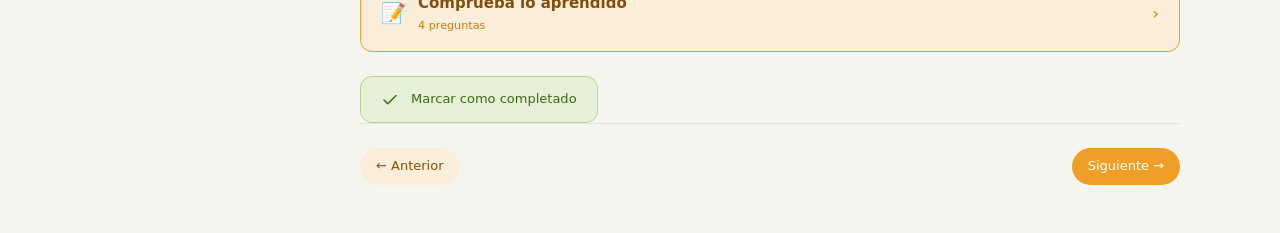
<file: pages/module3.html>
<!DOCTYPE html>
<html lang="es" data-i18n-base="..">
<head>
  <meta charset="UTF-8" />
  <meta name="viewport" content="width=device-width, initial-scale=1.0" />
  <title data-i18n="mod3PageTitle">Module 3 — DC Circuits</title>
  <link rel="stylesheet" href="../css/styles.css" />
  <link rel="stylesheet" href="../css/module3.css" />
</head>
<body>

  <!-- ══ NAVBAR ══════════════════════════════════════════════ -->
  <header class="navbar" role="banner">
    <div class="navbar__inner">
      <button type="button" class="btn--icon" id="menuBtn" aria-label="Open menu" aria-expanded="false">
        <svg width="20" height="20" viewBox="0 0 24 24" fill="none" stroke="currentColor" stroke-width="2" stroke-linecap="round" aria-hidden="true">
          <line x1="3" y1="6" x2="21" y2="6"/><line x1="3" y1="12" x2="21" y2="12"/><line x1="3" y1="18" x2="21" y2="18"/>
        </svg>
      </button>
      <a href="../index.html" class="navbar__brand">
        <span class="navbar__logo" aria-hidden="true">☀️</span>
        <span data-i18n="brandName">Solar Course</span>
      </a>
      <span class="navbar__spacer"></span>
      <div class="navbar__actions">
        <div class="lang-toggle" role="group" aria-label="Language">
          <button type="button" class="lang-toggle__btn" id="langEn" data-lang="en" aria-pressed="false">EN</button>
          <span class="lang-toggle__sep" aria-hidden="true"></span>
          <button type="button" class="lang-toggle__btn lang-toggle__btn--active" id="langEs" data-lang="es" aria-pressed="true">ES</button>
        </div>
        <button type="button" class="btn--icon" aria-label="Notifications">
          <svg width="18" height="18" viewBox="0 0 24 24" fill="none" stroke="currentColor" stroke-width="2" stroke-linecap="round" aria-hidden="true">
            <path d="M18 8a6 6 0 0 0-12 0c0 7-3 9-3 9h18s-3-2-3-9"/><path d="M13.73 21a2 2 0 0 1-3.46 0"/>
          </svg>
        </button>
        <button type="button" class="btn--icon" aria-label="User account">
          <svg width="18" height="18" viewBox="0 0 24 24" fill="none" stroke="currentColor" stroke-width="2" stroke-linecap="round" aria-hidden="true">
            <path d="M20 21v-2a4 4 0 0 0-4-4H8a4 4 0 0 0-4 4v2"/><circle cx="12" cy="7" r="4"/>
          </svg>
        </button>
      </div>
    </div>
    <div class="navbar__progress" role="progressbar" aria-valuenow="0" aria-valuemin="0" aria-valuemax="100" id="navProgress" aria-label="Course progress">
      <div class="navbar__progress-fill" id="progressFill"></div>
    </div>
  </header>

  <!-- ══ LAYOUT ══════════════════════════════════════════════ -->
  <div class="layout">

    <!-- SIDEBAR (desktop) -->
    <aside class="sidebar" id="sidebar" aria-label="Course navigation">
      <p class="sidebar__section-label" data-i18n="sidebarLabel">Modules</p>
      <ul class="sidebar__list" role="list">
        <li><a href="module1.html" class="sidebar__item" data-module="1"><span class="sidebar__item-text" data-i18n="mod1Title">1. Intro to solar energy</span></a></li>
        <li><a href="module2.html" class="sidebar__item" data-module="2"><span class="sidebar__item-text" data-i18n="mod2Title">2. How panels work</span></a></li>
        <li><a href="module3.html" class="sidebar__item sidebar__item--active" data-module="3"><span class="sidebar__item-text" data-i18n="mod3Title">3. DC circuits</span><span class="pill pill--active sidebar__item-pill" data-i18n="pillActive">Active</span></a></li>
        <li><a href="module4.html" class="sidebar__item" data-module="4"><span class="sidebar__item-text" data-i18n="mod4Title">4. AC &amp; inverters</span></a></li>
        <li><a href="module5.html" class="sidebar__item" data-module="5"><span class="sidebar__item-text" data-i18n="mod5Title">5. System design</span></a></li>
        <li><a href="module6.html" class="sidebar__item" data-module="6"><span class="sidebar__item-text" data-i18n="mod6Title">6. Maintenance</span></a></li>
      </ul>
    </aside>

    <!-- Mobile sidebar overlay -->
    <aside class="sidebar sidebar--mobile" id="mobileSidebar" aria-label="Course navigation" aria-hidden="true">
      <p class="sidebar__section-label" data-i18n="sidebarLabel">Modules</p>
      <ul class="sidebar__list" role="list">
        <li><a href="module1.html" class="sidebar__item"><span data-i18n="mod1Title">1. Intro to solar energy</span></a></li>
        <li><a href="module2.html" class="sidebar__item"><span data-i18n="mod2Title">2. How panels work</span></a></li>
        <li><a href="module3.html" class="sidebar__item sidebar__item--active"><span data-i18n="mod3Title">3. DC circuits</span><span class="pill pill--active" data-i18n="pillActive">Active</span></a></li>
        <li><a href="module4.html" class="sidebar__item"><span data-i18n="mod4Title">4. AC &amp; inverters</span></a></li>
        <li><a href="module5.html" class="sidebar__item"><span data-i18n="mod5Title">5. System design</span></a></li>
        <li><a href="module6.html" class="sidebar__item"><span data-i18n="mod6Title">6. Maintenance</span></a></li>
      </ul>
    </aside>
    <div class="sidebar-overlay" id="sidebarOverlay" aria-hidden="true"></div>

    <!-- MAIN ══════════════════════════════════════════════════ -->
    <main class="main" id="main">
      <div class="lesson-wrap">

        <!-- ── Lesson header ─────────────────────────── -->
        <header class="lesson-header">
          <p class="lesson-header__eyebrow" data-i18n="mod3Eyebrow">Module 3 · Electrical fundamentals</p>
          <h1 class="lesson-header__title" data-i18n="mod3Title">3. DC circuits</h1>
          <div class="lesson-header__meta">
            <span>
              <svg width="12" height="12" viewBox="0 0 24 24" fill="none" stroke="currentColor" stroke-width="2" aria-hidden="true" style="display:inline;vertical-align:-1px"><circle cx="12" cy="12" r="10"/><polyline points="12 6 12 12 16 14"/></svg>
              40 min
            </span>
            <span data-i18n="mod3Prereq">Requires Module 2</span>
            <span class="pill pill--active" data-i18n="pillActive">Active</span>
          </div>
        </header>

        <!-- ── Section 1: What is DC? ────────────────── -->
        <section class="content-block">
          <h2 data-i18n="m3s1Title">What is direct current?</h2>
          <p data-i18n="m3s1p1">
            Direct current (DC) is the flow of electric charge in a single direction — unlike
            alternating current (AC), which reverses direction 50 or 60 times per second.
            Solar panels, batteries and charge controllers all operate on DC.
            Understanding DC circuits is the core of any solar installation.
          </p>
          <p data-i18n="m3s1p2">
            In a DC circuit, electrons flow out of the negative terminal of the source,
            through the loads, and back to the positive terminal. Voltage (V) drives that flow;
            resistance (Ω) opposes it; and current (A) describes how many coulombs pass per second.
          </p>
          <div class="callout callout--info">
            <span aria-hidden="true">💡</span>
            <span data-i18n="m3s1callout">
              <strong>Key insight.</strong>
              PV panels generate DC. To power AC appliances or feed the grid you need an inverter
              that converts the system's DC into 120 V or 230 V AC.
            </span>
          </div>
        </section>

        <!-- ── Section 2: Ohm's Law ──────────────────── -->
        <section class="content-block">
          <h2 data-i18n="m3s2Title">Ohm's Law: V = I × R</h2>
          <p data-i18n="m3s2p1">
            Ohm's Law is the fundamental equation of any electric circuit. It relates three quantities:
            voltage (V), current (I) and resistance (R). If you know any two, you can always find the third.
          </p>

          <div class="formula-box" aria-label="Ohm's Law formula">
            <span class="formula-box__eq">V = I × R</span>
            <div class="formula-box__divider"></div>
            <div class="formula-box__vars">
              <div class="formula-box__var">
                <span class="formula-box__sym">V</span>
                <span class="formula-box__desc">Voltage<br>(volts)</span>
              </div>
              <div class="formula-box__var">
                <span class="formula-box__sym">I</span>
                <span class="formula-box__desc">Current<br>(amperes)</span>
              </div>
              <div class="formula-box__var">
                <span class="formula-box__sym">R</span>
                <span class="formula-box__desc">Resistance<br>(ohms)</span>
              </div>
            </div>
          </div>

          <p data-i18n="m3s2p2">
            Rearrange it as needed: <strong>I = V / R</strong> for current;
            <strong>R = V / I</strong> for resistance. This simple formula governs your panel wiring,
            cable losses and inverter behaviour.
          </p>
          <div class="calc-example" data-i18n="m3s2ex">
            Practical example: a string delivers 48 V and feeds a 5.3 Ω load.
            Current = 48 / 5.3 ≈ 9.1 A; power = 48 × 9.1 ≈ 437 W.
          </div>
        </section>

        <!-- ── Section 3: Power ───────────────────────── -->
        <section class="content-block">
          <h2 data-i18n="m3s3Title">Power in DC circuits</h2>
          <p data-i18n="m3s3p1">
            Power (P, in watts) describes how fast energy is transferred.
            In DC it combines directly with Ohm's Law:
          </p>

          <div class="formula-box" aria-label="Power formulas">
            <span class="formula-box__eq">P = V × I</span>
            <div class="formula-box__divider"></div>
            <div class="formula-box__vars">
              <div class="formula-box__var">
                <span class="formula-box__sym">P</span>
                <span class="formula-box__desc">Power<br>(watts)</span>
              </div>
              <div class="formula-box__var">
                <span class="formula-box__sym">V</span>
                <span class="formula-box__desc">Voltage<br>(volts)</span>
              </div>
              <div class="formula-box__var">
                <span class="formula-box__sym">I</span>
                <span class="formula-box__desc">Current<br>(amperes)</span>
              </div>
            </div>
          </div>

          <ul>
            <li data-i18n="m3s3li1"><strong>P = V × I</strong> — the basic power formula.</li>
            <li data-i18n="m3s3li2"><strong>P = I² × R</strong> — useful for calculating cable losses when you know the current.</li>
            <li data-i18n="m3s3li3"><strong>P = V² / R</strong> — useful when you know voltage and resistance.</li>
          </ul>
          <div class="callout callout--tip">
            <span aria-hidden="true">⚡</span>
            <span data-i18n="m3s3callout">
              <strong>Energy vs. power.</strong>
              Power (W) is an instantaneous rate. Energy (Wh) is power × time.
              A 1 000 W array running for 5 peak-sun hours produces 5 000 Wh = 5 kWh.
            </span>
          </div>
        </section>

        <!-- ── Section 4: Series wiring ──────────────── -->
        <section class="content-block">
          <h2 data-i18n="m3s4Title">Series wiring</h2>
          <p data-i18n="m3s4p1">
            Wiring panels in series — positive of one to the negative of the next — forms a string.
            Voltages accumulate while current stays the same as a single panel.
          </p>

          <div class="wiring-grid">
            <div class="wiring-card wiring-card--series">
              <span class="wiring-card__title">Series string</span>
              <div class="wiring-card__rule">
                Vtotal = V₁ + V₂ + …<br>
                Itotal = I (unchanged)
              </div>
              <ul class="wiring-card__list">
                <li data-i18n="m3s4li1">Vtotal = V₁ + V₂ + V₃ + …</li>
                <li data-i18n="m3s4li2">Itotal = I of one panel (unchanged).</li>
                <li data-i18n="m3s4li3">Example: 4 × 40 V / 10 A → 160 V, 10 A, 1 600 W.</li>
              </ul>
            </div>
            <div class="wiring-card wiring-card--parallel" style="visibility:hidden" aria-hidden="true">
              <!-- placeholder to keep grid balanced on this section -->
            </div>
          </div>

          <div class="callout callout--tip">
            <span aria-hidden="true">⚠️</span>
            <span data-i18n="m3s4callout">
              <strong>Shading alert.</strong>
              If a single cell in a string is shaded it acts as a resistor and can drag down
              the whole string's output. Module optimisers or micro-inverters mitigate this effect.
            </span>
          </div>
        </section>

        <!-- ── Section 5: Parallel wiring ───────────── -->
        <section class="content-block">
          <h2 data-i18n="m3s5Title">Parallel wiring</h2>
          <p data-i18n="m3s5p1">
            Wiring strings in parallel — positive to positive, negative to negative — adds the
            currents while keeping the voltage constant. This combining is done at a combiner box.
          </p>

          <div class="wiring-grid">
            <div class="wiring-card wiring-card--series">
              <span class="wiring-card__title">Series (recap)</span>
              <div class="wiring-card__rule">
                Vtotal = V₁ + V₂ + …<br>
                Itotal = I (unchanged)
              </div>
              <ul class="wiring-card__list">
                <li>Voltage ↑ — Current →</li>
                <li>Higher voltage → longer cable runs</li>
              </ul>
            </div>
            <div class="wiring-card wiring-card--parallel">
              <span class="wiring-card__title">Parallel</span>
              <div class="wiring-card__rule">
                Vtotal = V (unchanged)<br>
                Itotal = I₁ + I₂ + …
              </div>
              <ul class="wiring-card__list">
                <li data-i18n="m3s5li1">Vtotal = voltage of one string (unchanged).</li>
                <li data-i18n="m3s5li2">Itotal = I₁ + I₂ + I₃ + …</li>
                <li data-i18n="m3s5li3">Example: 2 × 160 V / 10 A → 160 V, 20 A, 3 200 W.</li>
              </ul>
            </div>
          </div>

          <div class="callout callout--info">
            <span aria-hidden="true">🔒</span>
            <span data-i18n="m3s5callout">
              <strong>Blocking diodes.</strong>
              In parallel circuits, blocking diodes prevent a shaded string from consuming
              power from the others.
            </span>
          </div>
        </section>

        <!-- ── Section 6: Voltage drop ───────────────── -->
        <section class="content-block">
          <h2 data-i18n="m3s6Title">Voltage drop in wiring</h2>
          <p data-i18n="m3s6p1">
            Every cable has electrical resistance. When current flows through it, voltage is lost:
            <strong>Vdrop = I × Rcable</strong>. This loss heats the cable and reduces the power
            available at the inverter.
          </p>
          <p data-i18n="m3s6p2">
            For solar systems, the standard recommendation is to keep voltage drop below
            <strong>2–3 %</strong> of the string voltage. Use larger-gauge cable for longer runs
            or higher currents.
          </p>
          <div class="callout callout--tip">
            <span aria-hidden="true">📐</span>
            <span data-i18n="m3s6callout">
              <strong>Quick rule.</strong>
              Doubling the cable's cross-section halves its resistance and therefore halves the
              voltage drop. A 6 mm² cable has half the resistance of a 3 mm² cable.
            </span>
          </div>
        </section>

        <!-- ── Canvas: live DC circuit ────────────────── -->
        <section class="canvas-section" aria-label="Live DC circuit diagram">
          <p class="canvas-section__title" data-i18n="m3canvasTitle">Live DC circuit diagram</p>
          <canvas id="circuitCanvas" width="760" height="200" aria-label="Solar panel to battery to load DC circuit"></canvas>
          <div class="canvas-section__controls">
            <button type="button" class="btn btn--amber btn--sm" id="canvasDC" data-i18n="btnDC">DC diagram</button>
            <button type="button" class="btn btn--ghost-amber btn--sm" id="canvasAC" data-i18n="btnAC">AC diagram</button>
            <button type="button" class="btn btn--ghost-amber btn--sm" id="canvasClear" data-i18n="btnClear">Clear</button>
          </div>
        </section>

        <!-- ── Section 7: Key terms ────────────────────── -->
        <section class="content-block">
          <h2 data-i18n="m3s7Title">Key terms</h2>
          <div class="key-terms">
            <div class="term-row">
              <span class="term-row__name" data-i18n="m3t1Name">Voltage (V)</span>
              <span class="term-row__def" data-i18n="m3t1Def">Potential difference between two points, in volts (V). Drives current flow.</span>
            </div>
            <div class="term-row">
              <span class="term-row__name" data-i18n="m3t2Name">Current (A)</span>
              <span class="term-row__def" data-i18n="m3t2Def">Rate of electric charge flow, in amperes (A). 1 A = 1 coulomb per second.</span>
            </div>
            <div class="term-row">
              <span class="term-row__name" data-i18n="m3t3Name">Resistance (Ω)</span>
              <span class="term-row__def" data-i18n="m3t3Def">Opposition to current flow, in ohms (Ω). R = V / I by Ohm's Law.</span>
            </div>
            <div class="term-row">
              <span class="term-row__name" data-i18n="m3t4Name">Power (W)</span>
              <span class="term-row__def" data-i18n="m3t4Def">Rate of energy transfer, in watts (W). P = V × I in DC circuits.</span>
            </div>
            <div class="term-row">
              <span class="term-row__name" data-i18n="m3t5Name">Series</span>
              <span class="term-row__def" data-i18n="m3t5Def">Components wired end-to-end: current flows through each in sequence; voltages add up.</span>
            </div>
            <div class="term-row">
              <span class="term-row__name" data-i18n="m3t6Name">Parallel</span>
              <span class="term-row__def" data-i18n="m3t6Def">Components wired between the same two nodes: currents add; voltage is the same.</span>
            </div>
            <div class="term-row">
              <span class="term-row__name" data-i18n="m3t7Name">Voltage drop</span>
              <span class="term-row__def" data-i18n="m3t7Def">Voltage lost across cable resistance: Vdrop = I × Rcable.</span>
            </div>
          </div>
        </section>

        <!-- ── Quiz trigger ─────────────────────────────── -->
        <section class="content-block">
          <button type="button" class="quiz-trigger" id="openQuizBtn" aria-haspopup="dialog">
            <span class="quiz-trigger__icon" aria-hidden="true">📝</span>
            <span class="quiz-trigger__content">
              <strong data-i18n="quizTitle">Comprueba lo aprendido</strong>
              <span class="quiz-trigger__sub">4 preguntas</span>
            </span>
            <span class="quiz-trigger__arrow" aria-hidden="true">›</span>
          </button>
        </section>

        <!-- ── Mark complete ──────────────────────────────── -->
        <button type="button" class="complete-btn" id="completeBtn" aria-pressed="false">
          <svg width="18" height="18" viewBox="0 0 24 24" fill="none" stroke="currentColor" stroke-width="2" stroke-linecap="round" aria-hidden="true">
            <polyline points="20 6 9 17 4 12"/>
          </svg>
          <span id="completeBtnLabel" data-i18n="markDone">Mark as complete</span>
        </button>

        <!-- ── Lesson nav ───────────────────────────────── -->
        <nav class="lesson-nav" aria-label="Lesson navigation">
          <a href="module2.html" class="btn btn--ghost-amber btn--md" data-i18n="lessonPrev">← Previous</a>
          <a href="module4.html" class="btn btn--amber btn--md" data-i18n="lessonNext">Next →</a>
        </nav>

      </div><!-- /lesson-wrap -->
    </main>
  </div><!-- /layout -->

  <!-- ══ BOTTOM NAV (mobile) ═════════════════════════════════ -->
  <nav class="bottom-nav" aria-label="Main navigation" role="navigation">
    <a href="../index.html" class="bottom-nav__item" aria-label="Course">
      <svg width="20" height="20" viewBox="0 0 24 24" fill="none" stroke="currentColor" stroke-width="2" stroke-linecap="round" aria-hidden="true">
        <path d="M4 19.5A2.5 2.5 0 0 1 6.5 17H20"/><path d="M6.5 2H20v20H6.5A2.5 2.5 0 0 1 4 19.5v-15A2.5 2.5 0 0 1 6.5 2z"/>
      </svg>
      <span data-i18n="navCourse">Course</span>
    </a>
    <a href="simulator.html" class="bottom-nav__item" aria-label="Simulator">
      <svg width="20" height="20" viewBox="0 0 24 24" fill="none" stroke="currentColor" stroke-width="2" stroke-linecap="round" aria-hidden="true">
        <polyline points="22 12 18 12 15 21 9 3 6 12 2 12"/>
      </svg>
      <span data-i18n="navSimulator">Simulator</span>
    </a>
    <button type="button" class="bottom-nav__item" aria-label="Calculator">
      <svg width="20" height="20" viewBox="0 0 24 24" fill="none" stroke="currentColor" stroke-width="2" stroke-linecap="round" aria-hidden="true">
        <rect x="4" y="2" width="16" height="20" rx="2"/><line x1="8" y1="6" x2="16" y2="6"/><line x1="8" y1="10" x2="16" y2="10"/><line x1="8" y1="14" x2="12" y2="14"/>
      </svg>
      <span data-i18n="navCalc">Calc</span>
    </button>
    <a href="profile.html" class="bottom-nav__item" aria-label="Profile">
      <svg width="20" height="20" viewBox="0 0 24 24" fill="none" stroke="currentColor" stroke-width="2" stroke-linecap="round" aria-hidden="true">
        <path d="M20 21v-2a4 4 0 0 0-4-4H8a4 4 0 0 0-4 4v2"/><circle cx="12" cy="7" r="4"/>
      </svg>
      <span data-i18n="navProfile">Profile</span>
    </a>
  </nav>

  <script src="../js/i18n.js"></script>
  <script src="../js/app.js"></script>
  <script src="../js/canvas.js"></script>
  <script>
  /* ── Module-3 page scripts ────────────────────────── */
  (function () {
    'use strict';

    const QUIZ_DATA = [
      { textKey: 'm3q1text', opts: [{ key: 'm3q1a', ok: false }, { key: 'm3q1b', ok: true  }, { key: 'm3q1c', ok: false }, { key: 'm3q1d', ok: false }] },
      { textKey: 'm3q2text', opts: [{ key: 'm3q2a', ok: false }, { key: 'm3q2b', ok: true  }, { key: 'm3q2c', ok: false }, { key: 'm3q2d', ok: false }] },
      { textKey: 'm3q3text', opts: [{ key: 'm3q3a', ok: false }, { key: 'm3q3b', ok: true  }, { key: 'm3q3c', ok: false }, { key: 'm3q3d', ok: false }] },
      { textKey: 'm3q4text', opts: [{ key: 'm3q4a', ok: false }, { key: 'm3q4b', ok: false }, { key: 'm3q4c', ok: true  }, { key: 'm3q4d', ok: false }] },
    ];

    document.addEventListener('SolarLearnReady', () => {
      SolarLearn.initQuizModal(QUIZ_DATA, 'openQuizBtn');

      const btn = document.getElementById('completeBtn');
      const lbl = document.getElementById('completeBtnLabel');

      if (window.SolarLearn?.isModuleDone(3)) {
        btn.classList.add('complete-btn--done');
        btn.setAttribute('aria-pressed', 'true');
        btn.disabled = true;
        if (lbl) lbl.textContent = I18n.t(SolarLearn.currentLang, 'markedDone');
      }

      btn.addEventListener('click', () => {
        if (btn.dataset.done) return;
        btn.dataset.done = 'true';
        btn.classList.add('complete-btn--done');
        btn.setAttribute('aria-pressed', 'true');
        btn.disabled = true;
        if (lbl) lbl.textContent = I18n.t(SolarLearn.currentLang, 'markedDone');
        window.SolarLearn?.markModuleDone(3);
      });
    });
  })();
  </script>
</body>
</html>
</file>
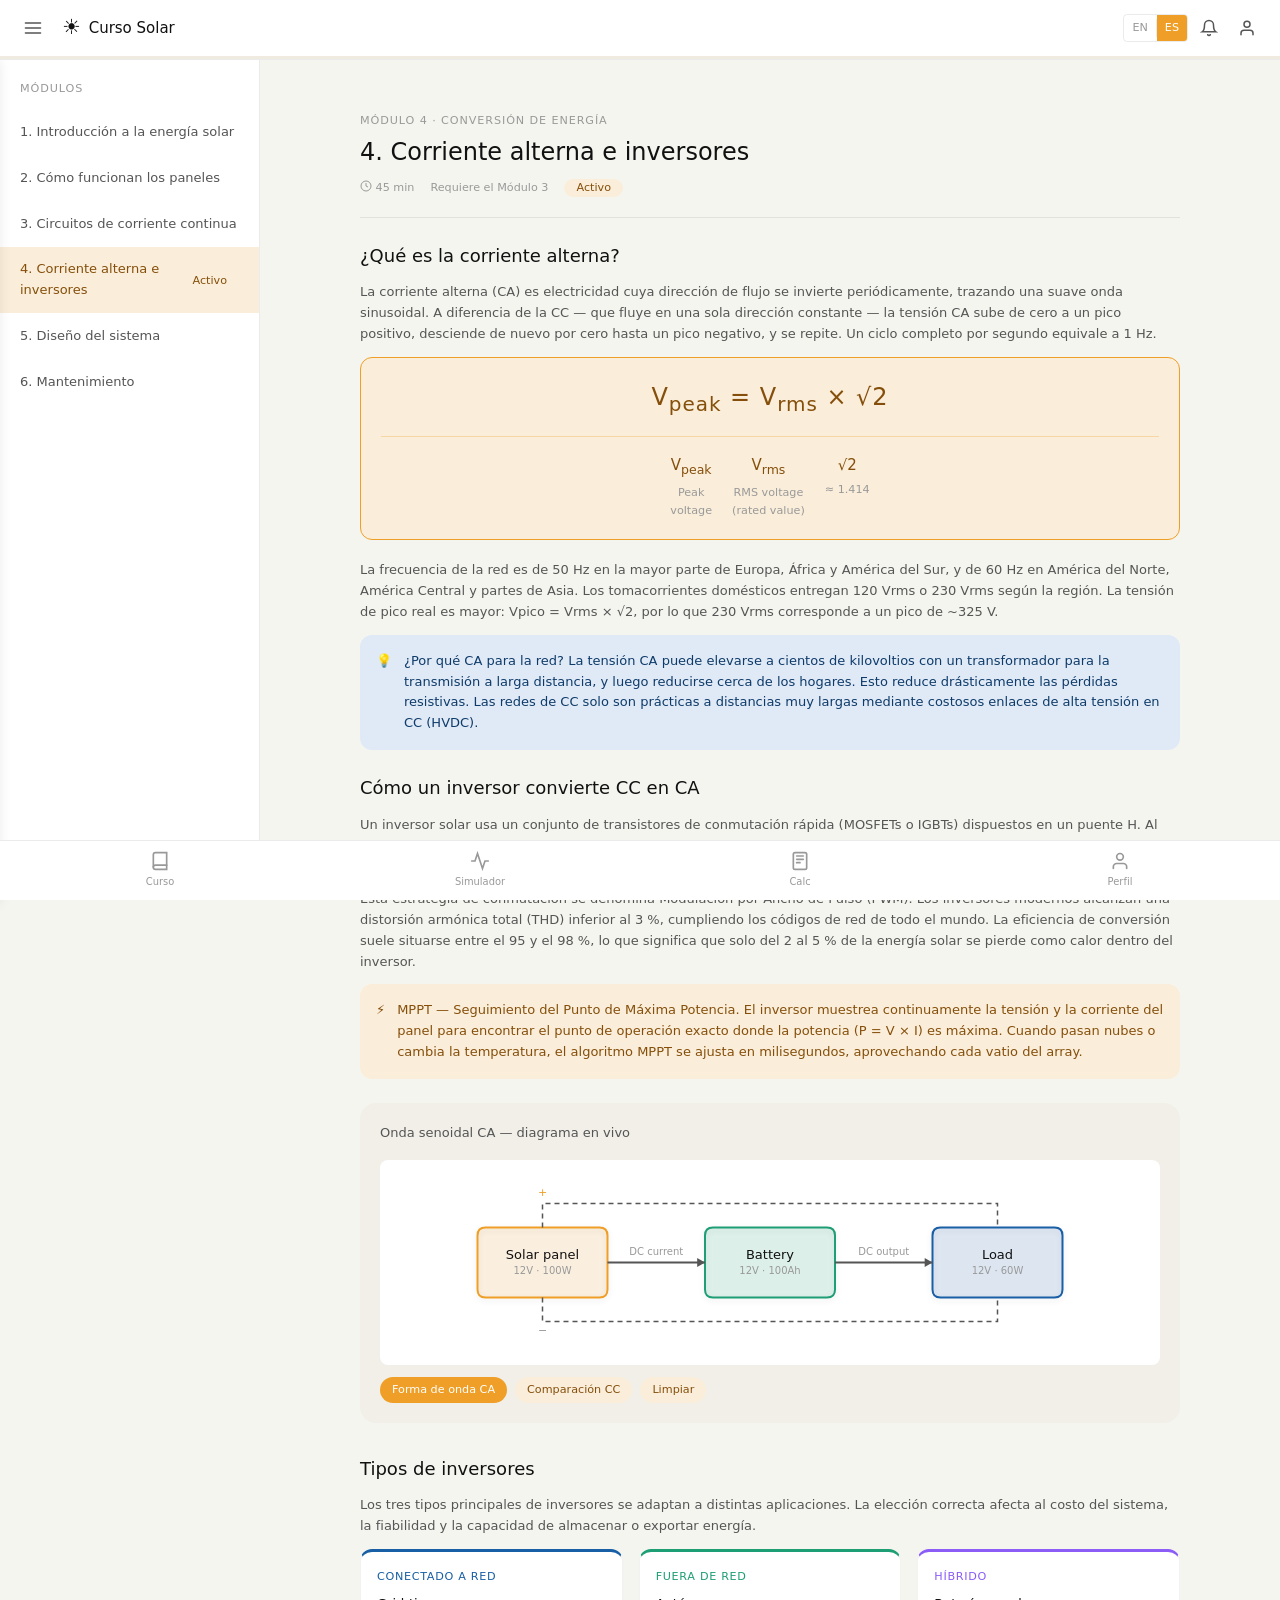
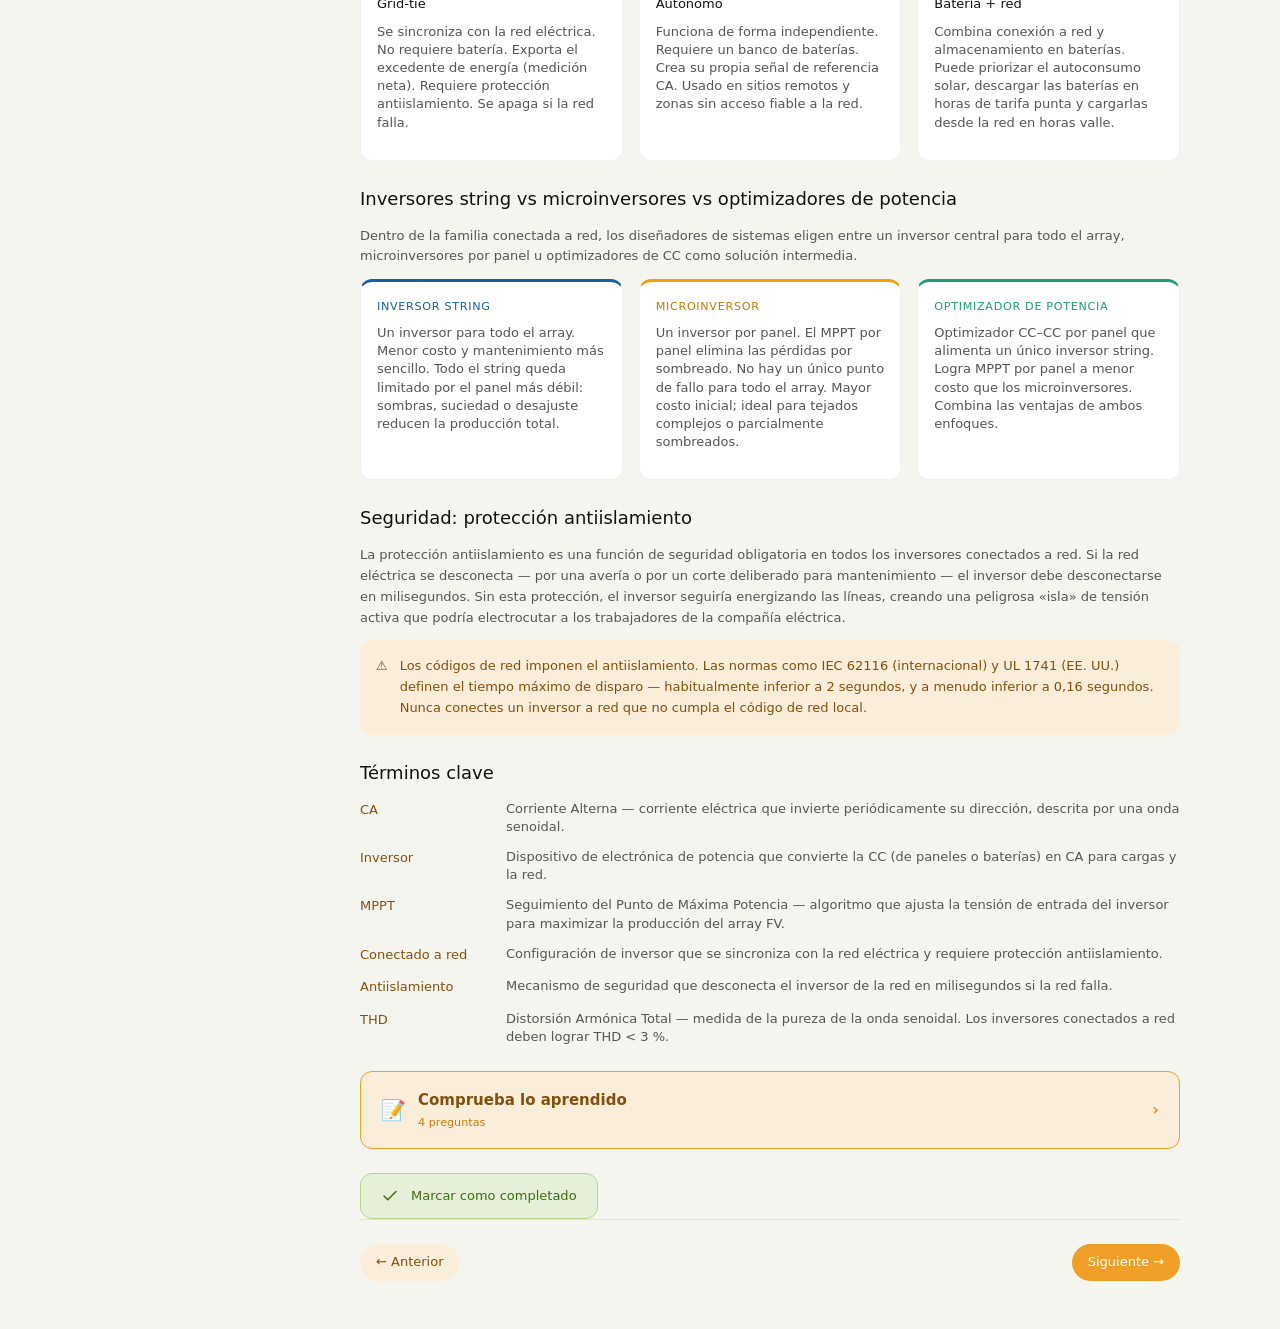
<file: pages/module4.html>
<!DOCTYPE html>
<html lang="es" data-i18n-base="..">
<head>
  <meta charset="UTF-8" />
  <meta name="viewport" content="width=device-width, initial-scale=1.0" />
  <title data-i18n="mod4PageTitle">Module 4 — AC &amp; Inverters</title>
  <link rel="stylesheet" href="../css/styles.css" />
  <link rel="stylesheet" href="../css/module4.css" />
</head>
<body>

  <!-- ══ NAVBAR ══════════════════════════════════════════════ -->
  <header class="navbar" role="banner">
    <div class="navbar__inner">
      <button type="button" class="btn--icon" id="menuBtn" aria-label="Open menu" aria-expanded="false">
        <svg width="20" height="20" viewBox="0 0 24 24" fill="none" stroke="currentColor" stroke-width="2" stroke-linecap="round" aria-hidden="true">
          <line x1="3" y1="6" x2="21" y2="6"/><line x1="3" y1="12" x2="21" y2="12"/><line x1="3" y1="18" x2="21" y2="18"/>
        </svg>
      </button>
      <a href="../index.html" class="navbar__brand">
        <span class="navbar__logo" aria-hidden="true">☀️</span>
        <span data-i18n="brandName">Solar Course</span>
      </a>
      <span class="navbar__spacer"></span>
      <div class="navbar__actions">
        <div class="lang-toggle" role="group" aria-label="Language">
          <button type="button" class="lang-toggle__btn" id="langEn" data-lang="en" aria-pressed="false">EN</button>
          <span class="lang-toggle__sep" aria-hidden="true"></span>
          <button type="button" class="lang-toggle__btn lang-toggle__btn--active" id="langEs" data-lang="es" aria-pressed="true">ES</button>
        </div>
        <button type="button" class="btn--icon" aria-label="Notifications">
          <svg width="18" height="18" viewBox="0 0 24 24" fill="none" stroke="currentColor" stroke-width="2" stroke-linecap="round" aria-hidden="true">
            <path d="M18 8a6 6 0 0 0-12 0c0 7-3 9-3 9h18s-3-2-3-9"/><path d="M13.73 21a2 2 0 0 1-3.46 0"/>
          </svg>
        </button>
        <button type="button" class="btn--icon" aria-label="User account">
          <svg width="18" height="18" viewBox="0 0 24 24" fill="none" stroke="currentColor" stroke-width="2" stroke-linecap="round" aria-hidden="true">
            <path d="M20 21v-2a4 4 0 0 0-4-4H8a4 4 0 0 0-4 4v2"/><circle cx="12" cy="7" r="4"/>
          </svg>
        </button>
      </div>
    </div>
    <div class="navbar__progress" role="progressbar" aria-valuenow="0" aria-valuemin="0" aria-valuemax="100" id="navProgress" aria-label="Course progress">
      <div class="navbar__progress-fill" id="progressFill"></div>
    </div>
  </header>

  <!-- ══ LAYOUT ══════════════════════════════════════════════ -->
  <div class="layout">

    <!-- SIDEBAR (desktop) -->
    <aside class="sidebar" id="sidebar" aria-label="Course navigation">
      <p class="sidebar__section-label" data-i18n="sidebarLabel">Modules</p>
      <ul class="sidebar__list" role="list">
        <li><a href="module1.html" class="sidebar__item" data-module="1"><span class="sidebar__item-text" data-i18n="mod1Title">1. Intro to solar energy</span></a></li>
        <li><a href="module2.html" class="sidebar__item" data-module="2"><span class="sidebar__item-text" data-i18n="mod2Title">2. How panels work</span></a></li>
        <li><a href="module3.html" class="sidebar__item" data-module="3"><span class="sidebar__item-text" data-i18n="mod3Title">3. DC circuits</span></a></li>
        <li><a href="module4.html" class="sidebar__item sidebar__item--active" data-module="4"><span class="sidebar__item-text" data-i18n="mod4Title">4. AC &amp; inverters</span><span class="pill pill--active sidebar__item-pill" data-i18n="pillActive">Active</span></a></li>
        <li><a href="module5.html" class="sidebar__item" data-module="5"><span class="sidebar__item-text" data-i18n="mod5Title">5. System design</span></a></li>
        <li><a href="module6.html" class="sidebar__item" data-module="6"><span class="sidebar__item-text" data-i18n="mod6Title">6. Maintenance</span></a></li>
      </ul>
    </aside>

    <!-- Mobile sidebar overlay -->
    <aside class="sidebar sidebar--mobile" id="mobileSidebar" aria-label="Course navigation" aria-hidden="true">
      <p class="sidebar__section-label" data-i18n="sidebarLabel">Modules</p>
      <ul class="sidebar__list" role="list">
        <li><a href="module1.html" class="sidebar__item"><span data-i18n="mod1Title">1. Intro to solar energy</span></a></li>
        <li><a href="module2.html" class="sidebar__item"><span data-i18n="mod2Title">2. How panels work</span></a></li>
        <li><a href="module3.html" class="sidebar__item"><span data-i18n="mod3Title">3. DC circuits</span></a></li>
        <li><a href="module4.html" class="sidebar__item sidebar__item--active"><span data-i18n="mod4Title">4. AC &amp; inverters</span><span class="pill pill--active" data-i18n="pillActive">Active</span></a></li>
        <li><a href="module5.html" class="sidebar__item"><span data-i18n="mod5Title">5. System design</span></a></li>
        <li><a href="module6.html" class="sidebar__item"><span data-i18n="mod6Title">6. Maintenance</span></a></li>
      </ul>
    </aside>
    <div class="sidebar-overlay" id="sidebarOverlay" aria-hidden="true"></div>

    <!-- MAIN ══════════════════════════════════════════════════ -->
    <main class="main" id="main">
      <div class="lesson-wrap">

        <!-- ── Lesson header ─────────────────────────── -->
        <header class="lesson-header">
          <p class="lesson-header__eyebrow" data-i18n="mod4Eyebrow">Module 4 · Power conversion</p>
          <h1 class="lesson-header__title" data-i18n="mod4Title">4. AC &amp; inverters</h1>
          <div class="lesson-header__meta">
            <span>
              <svg width="12" height="12" viewBox="0 0 24 24" fill="none" stroke="currentColor" stroke-width="2" aria-hidden="true" style="display:inline;vertical-align:-1px"><circle cx="12" cy="12" r="10"/><polyline points="12 6 12 12 16 14"/></svg>
              45 min
            </span>
            <span data-i18n="mod4Prereq">Requires Module 3</span>
            <span class="pill pill--active" data-i18n="pillActive">Active</span>
          </div>
        </header>

        <!-- ── Section 1: What is AC? ─────────────────── -->
        <section class="content-block">
          <h2 data-i18n="m4s1Title">What is alternating current?</h2>
          <p data-i18n="m4s1p1">
            Alternating current (AC) is electricity whose direction of flow reverses periodically,
            tracing a smooth sinusoidal wave. Unlike DC — which flows in a single constant direction —
            AC voltage rises from zero to a positive peak, falls back through zero to a negative peak,
            and repeats. One complete cycle per second equals 1 Hz.
          </p>

          <div class="formula-box" aria-label="Peak voltage formula">
            <span class="formula-box__eq">V<sub>peak</sub> = V<sub>rms</sub> × √2</span>
            <div class="formula-box__divider"></div>
            <div class="formula-box__vars">
              <div class="formula-box__var">
                <span class="formula-box__sym">V<sub>peak</sub></span>
                <span class="formula-box__desc">Peak<br>voltage</span>
              </div>
              <div class="formula-box__var">
                <span class="formula-box__sym">V<sub>rms</sub></span>
                <span class="formula-box__desc">RMS voltage<br>(rated value)</span>
              </div>
              <div class="formula-box__var">
                <span class="formula-box__sym">√2</span>
                <span class="formula-box__desc">≈ 1.414</span>
              </div>
            </div>
          </div>

          <p data-i18n="m4s1p2">
            Grid frequency is 50 Hz in most of Europe, Africa and South America, and 60 Hz in
            North America. Household outlets deliver 120 V<sub>rms</sub> or 230 V<sub>rms</sub>
            depending on the region.
          </p>
          <div class="callout callout--info">
            <span aria-hidden="true">💡</span>
            <span data-i18n="m4s1callout">
              <strong>Why AC for the grid?</strong>
              AC voltage can be stepped up to hundreds of kilovolts with a transformer for
              long-distance transmission, then stepped back down near homes.
              This dramatically reduces resistive losses.
            </span>
          </div>
        </section>

        <!-- ── Section 2: How inverters work ─────────── -->
        <section class="content-block">
          <h2 data-i18n="m4s2Title">How an inverter converts DC to AC</h2>
          <p data-i18n="m4s2p1">
            A solar inverter uses a set of fast-switching transistors (MOSFETs or IGBTs)
            arranged in an H-bridge. By alternately switching pairs of transistors, the inverter
            reverses the polarity of the DC many thousands of times per second. A filter then
            smooths this high-frequency pulsed output into a clean sine wave at 50 or 60 Hz.
          </p>
          <p data-i18n="m4s2p2">
            This switching strategy is called Pulse Width Modulation (PWM). Modern inverters
            achieve total harmonic distortion (THD) below 3 %, meeting grid codes worldwide.
            Conversion efficiency typically reaches 95–98 %.
          </p>
          <div class="callout callout--tip">
            <span aria-hidden="true">⚡</span>
            <span data-i18n="m4s2callout">
              <strong>MPPT — Maximum Power Point Tracking.</strong>
              The inverter continuously samples the panel voltage and current to find the exact
              operating point where power output (P = V × I) is highest. As clouds pass or
              temperature changes, the MPPT algorithm adjusts within milliseconds.
            </span>
          </div>
        </section>

        <!-- ── Canvas: AC sine wave ─────────────────── -->
        <section class="canvas-section" aria-label="AC sine wave diagram">
          <p class="canvas-section__title" data-i18n="m4canvasTitle">AC sine wave — live diagram</p>
          <canvas id="circuitCanvas" width="760" height="200" aria-label="AC sine wave and DC comparison diagram"></canvas>
          <div class="canvas-section__controls">
            <button type="button" class="btn btn--amber btn--sm" id="canvasAC" data-i18n="btnSineAC">AC waveform</button>
            <button type="button" class="btn btn--ghost-amber btn--sm" id="canvasDC" data-i18n="btnSineDC">DC comparison</button>
            <button type="button" class="btn btn--ghost-amber btn--sm" id="canvasClear" data-i18n="btnClear">Clear</button>
          </div>
        </section>

        <!-- ── Section 3: Types of inverters ─────────── -->
        <section class="content-block">
          <h2 data-i18n="m4s3Title">Types of inverters</h2>
          <p data-i18n="m4s3p1">
            The three main inverter types suit different applications. Choosing correctly
            affects system cost, reliability and the ability to store or export energy.
          </p>

          <div class="inverter-grid">
            <div class="inverter-card inverter-card--grid">
              <span class="inverter-card__label" data-i18n="m4gridLabel">Grid-tie</span>
              <span class="inverter-card__name" data-i18n="m4gridName">Grid-connected</span>
              <p class="inverter-card__note" data-i18n="m4gridNote">
                Syncs with the utility grid. No battery required. Exports surplus power (net metering).
                Requires anti-islanding. Shuts down if grid fails.
              </p>
            </div>
            <div class="inverter-card inverter-card--off">
              <span class="inverter-card__label" data-i18n="m4offLabel">Off-grid</span>
              <span class="inverter-card__name" data-i18n="m4offName">Standalone</span>
              <p class="inverter-card__note" data-i18n="m4offNote">
                Operates independently. Requires a battery bank. Creates its own AC reference.
                Used for remote sites and areas without reliable grid access.
              </p>
            </div>
            <div class="inverter-card inverter-card--hybrid">
              <span class="inverter-card__label" data-i18n="m4hybLabel">Hybrid</span>
              <span class="inverter-card__name" data-i18n="m4hybName">Battery + grid</span>
              <p class="inverter-card__note" data-i18n="m4hybNote">
                Combines grid connection and battery storage. Can prioritise solar self-consumption,
                discharge batteries during peak-rate hours, and charge from the grid overnight.
              </p>
            </div>
          </div>
        </section>

        <!-- ── Section 4: String vs micro vs optimizer ── -->
        <section class="content-block">
          <h2 data-i18n="m4s4Title">String inverters vs microinverters vs power optimisers</h2>
          <p data-i18n="m4s4p1">
            Within the grid-tie family, system designers choose between a central inverter
            for the whole array, per-panel microinverters, or a hybrid approach with DC optimisers.
          </p>

          <div class="topology-grid">
            <div class="topology-card topology-card--string">
              <span class="topology-card__label" data-i18n="m4stringLabel">String inverter</span>
              <p class="topology-card__note" data-i18n="m4stringNote">
                One inverter for the whole array. Lowest cost and easiest to maintain.
                Entire string limited by the weakest panel — shading or mismatch hurts total output.
              </p>
            </div>
            <div class="topology-card topology-card--micro">
              <span class="topology-card__label" data-i18n="m4microLabel">Microinverter</span>
              <p class="topology-card__note" data-i18n="m4microNote">
                One inverter per panel. Panel-level MPPT eliminates shading losses.
                No single point of failure. Higher upfront cost; best for complex or partially shaded roofs.
              </p>
            </div>
            <div class="topology-card topology-card--optimiz">
              <span class="topology-card__label" data-i18n="m4optimLabel">Power optimiser</span>
              <p class="topology-card__note" data-i18n="m4optimNote">
                DC–DC optimiser per panel feeds into a single string inverter.
                Achieves panel-level MPPT at lower cost than microinverters.
              </p>
            </div>
          </div>
        </section>

        <!-- ── Section 5: Anti-islanding ─────────────── -->
        <section class="content-block">
          <h2 data-i18n="m4s5Title">Anti-islanding safety</h2>
          <p data-i18n="m4s5p1">
            Anti-islanding is a mandatory safety feature for all grid-tie inverters.
            If the utility grid goes offline — due to a fault or deliberate shutdown for maintenance —
            the inverter must disconnect within milliseconds. Without this protection, the inverter
            would continue energising the lines, creating a dangerous "island" of live voltage that
            could electrocute utility workers.
          </p>
          <div class="callout callout--tip">
            <span aria-hidden="true">⚠️</span>
            <span data-i18n="m4s5callout">
              <strong>Grid codes mandate anti-islanding.</strong>
              Standards such as IEC 62116 (international) and UL 1741 (USA) define the maximum
              trip time — typically under 2 seconds, often under 0.16 seconds.
              Never connect a grid-tie inverter that does not comply with your local grid code.
            </span>
          </div>
        </section>

        <!-- ── Section 6: Key terms ────────────────────── -->
        <section class="content-block">
          <h2 data-i18n="m4s6Title">Key terms</h2>
          <div class="key-terms">
            <div class="term-row">
              <span class="term-row__name" data-i18n="m4t1Name">AC</span>
              <span class="term-row__def" data-i18n="m4t1Def">Alternating Current — electric current that periodically reverses direction, described by a sine wave.</span>
            </div>
            <div class="term-row">
              <span class="term-row__name" data-i18n="m4t2Name">Inverter</span>
              <span class="term-row__def" data-i18n="m4t2Def">Power electronics device that converts DC (from panels or batteries) into AC for loads and the grid.</span>
            </div>
            <div class="term-row">
              <span class="term-row__name" data-i18n="m4t3Name">MPPT</span>
              <span class="term-row__def" data-i18n="m4t3Def">Maximum Power Point Tracking — algorithm that adjusts the inverter's input voltage to maximise PV array output.</span>
            </div>
            <div class="term-row">
              <span class="term-row__name" data-i18n="m4t4Name">Grid-tie</span>
              <span class="term-row__def" data-i18n="m4t4Def">Inverter configuration that synchronises with the utility grid and requires anti-islanding protection.</span>
            </div>
            <div class="term-row">
              <span class="term-row__name" data-i18n="m4t5Name">Anti-islanding</span>
              <span class="term-row__def" data-i18n="m4t5Def">Safety mechanism that disconnects the inverter from the grid within milliseconds if the grid fails.</span>
            </div>
            <div class="term-row">
              <span class="term-row__name" data-i18n="m4t6Name">THD</span>
              <span class="term-row__def" data-i18n="m4t6Def">Total Harmonic Distortion — measure of sine wave purity. Grid-tie inverters must achieve THD &lt; 3 %.</span>
            </div>
          </div>
        </section>

        <!-- ── Quiz trigger ─────────────────────────────── -->
        <section class="content-block">
          <button type="button" class="quiz-trigger" id="openQuizBtn" aria-haspopup="dialog">
            <span class="quiz-trigger__icon" aria-hidden="true">📝</span>
            <span class="quiz-trigger__content">
              <strong data-i18n="quizTitle">Quick check</strong>
              <span class="quiz-trigger__sub">4 <span data-i18n="quizQuestions">questions</span></span>
            </span>
            <span class="quiz-trigger__arrow" aria-hidden="true">›</span>
          </button>
        </section>

        <!-- ── Mark complete ──────────────────────────────── -->
        <button type="button" class="complete-btn" id="completeBtn" aria-pressed="false">
          <svg width="18" height="18" viewBox="0 0 24 24" fill="none" stroke="currentColor" stroke-width="2" stroke-linecap="round" aria-hidden="true">
            <polyline points="20 6 9 17 4 12"/>
          </svg>
          <span id="completeBtnLabel" data-i18n="markDone">Mark as complete</span>
        </button>

        <!-- ── Lesson nav ───────────────────────────────── -->
        <nav class="lesson-nav" aria-label="Lesson navigation">
          <a href="module3.html" class="btn btn--ghost-amber btn--md" data-i18n="lessonPrev">← Previous</a>
          <a href="module5.html" class="btn btn--amber btn--md" data-i18n="lessonNext">Next →</a>
        </nav>

      </div><!-- /lesson-wrap -->
    </main>
  </div><!-- /layout -->

  <!-- ══ BOTTOM NAV (mobile) ═════════════════════════════════ -->
  <nav class="bottom-nav" aria-label="Main navigation" role="navigation">
    <a href="../index.html" class="bottom-nav__item" aria-label="Course">
      <svg width="20" height="20" viewBox="0 0 24 24" fill="none" stroke="currentColor" stroke-width="2" stroke-linecap="round" aria-hidden="true">
        <path d="M4 19.5A2.5 2.5 0 0 1 6.5 17H20"/><path d="M6.5 2H20v20H6.5A2.5 2.5 0 0 1 4 19.5v-15A2.5 2.5 0 0 1 6.5 2z"/>
      </svg>
      <span data-i18n="navCourse">Course</span>
    </a>
    <a href="simulator.html" class="bottom-nav__item" aria-label="Simulator">
      <svg width="20" height="20" viewBox="0 0 24 24" fill="none" stroke="currentColor" stroke-width="2" stroke-linecap="round" aria-hidden="true">
        <polyline points="22 12 18 12 15 21 9 3 6 12 2 12"/>
      </svg>
      <span data-i18n="navSimulator">Simulator</span>
    </a>
    <button type="button" class="bottom-nav__item" aria-label="Calculator">
      <svg width="20" height="20" viewBox="0 0 24 24" fill="none" stroke="currentColor" stroke-width="2" stroke-linecap="round" aria-hidden="true">
        <rect x="4" y="2" width="16" height="20" rx="2"/><line x1="8" y1="6" x2="16" y2="6"/><line x1="8" y1="10" x2="16" y2="10"/><line x1="8" y1="14" x2="12" y2="14"/>
      </svg>
      <span data-i18n="navCalc">Calc</span>
    </button>
    <a href="profile.html" class="bottom-nav__item" aria-label="Profile">
      <svg width="20" height="20" viewBox="0 0 24 24" fill="none" stroke="currentColor" stroke-width="2" stroke-linecap="round" aria-hidden="true">
        <path d="M20 21v-2a4 4 0 0 0-4-4H8a4 4 0 0 0-4 4v2"/><circle cx="12" cy="7" r="4"/>
      </svg>
      <span data-i18n="navProfile">Profile</span>
    </a>
  </nav>

  <script src="../js/i18n.js"></script>
  <script src="../js/app.js"></script>
  <script src="../js/canvas.js"></script>
  <script>
  /* ── Module-4 page scripts ────────────────────────── */
  (function () {
    'use strict';

    const QUIZ_DATA = [
      { textKey: 'm4q1text', opts: [{ key: 'm4q1a', ok: false }, { key: 'm4q1b', ok: true  }, { key: 'm4q1c', ok: false }, { key: 'm4q1d', ok: false }] },
      { textKey: 'm4q2text', opts: [{ key: 'm4q2a', ok: false }, { key: 'm4q2b', ok: true  }, { key: 'm4q2c', ok: false }, { key: 'm4q2d', ok: false }] },
      { textKey: 'm4q3text', opts: [{ key: 'm4q3a', ok: false }, { key: 'm4q3b', ok: false }, { key: 'm4q3c', ok: true  }, { key: 'm4q3d', ok: false }] },
      { textKey: 'm4q4text', opts: [{ key: 'm4q4a', ok: false }, { key: 'm4q4b', ok: true  }, { key: 'm4q4c', ok: false }, { key: 'm4q4d', ok: false }] },
    ];

    document.addEventListener('SolarLearnReady', () => {
      SolarLearn.initQuizModal(QUIZ_DATA, 'openQuizBtn');

      /* Canvas: AC waveform by default */
      const canvasAC  = document.getElementById('canvasAC');
      const canvasDC  = document.getElementById('canvasDC');
      const canvasClear = document.getElementById('canvasClear');

      if (window.SolarCanvas) {
        SolarCanvas.drawAC();
        canvasAC.addEventListener('click', () => SolarCanvas.drawAC());
        canvasDC.addEventListener('click', () => SolarCanvas.drawDC());
        canvasClear.addEventListener('click', () => SolarCanvas.clear());
      }

      /* Mark complete */
      const btn = document.getElementById('completeBtn');
      const lbl = document.getElementById('completeBtnLabel');

      if (window.SolarLearn?.isModuleDone(4)) {
        btn.classList.add('complete-btn--done');
        btn.setAttribute('aria-pressed', 'true');
        btn.disabled = true;
        if (lbl) lbl.textContent = I18n.t(SolarLearn.currentLang, 'markedDone');
      }

      btn.addEventListener('click', () => {
        if (btn.dataset.done) return;
        btn.dataset.done = 'true';
        btn.classList.add('complete-btn--done');
        btn.setAttribute('aria-pressed', 'true');
        btn.disabled = true;
        if (lbl) lbl.textContent = I18n.t(SolarLearn.currentLang, 'markedDone');
        window.SolarLearn?.markModuleDone(4);
      });
    });
  })();
  </script>
</body>
</html>
</file>
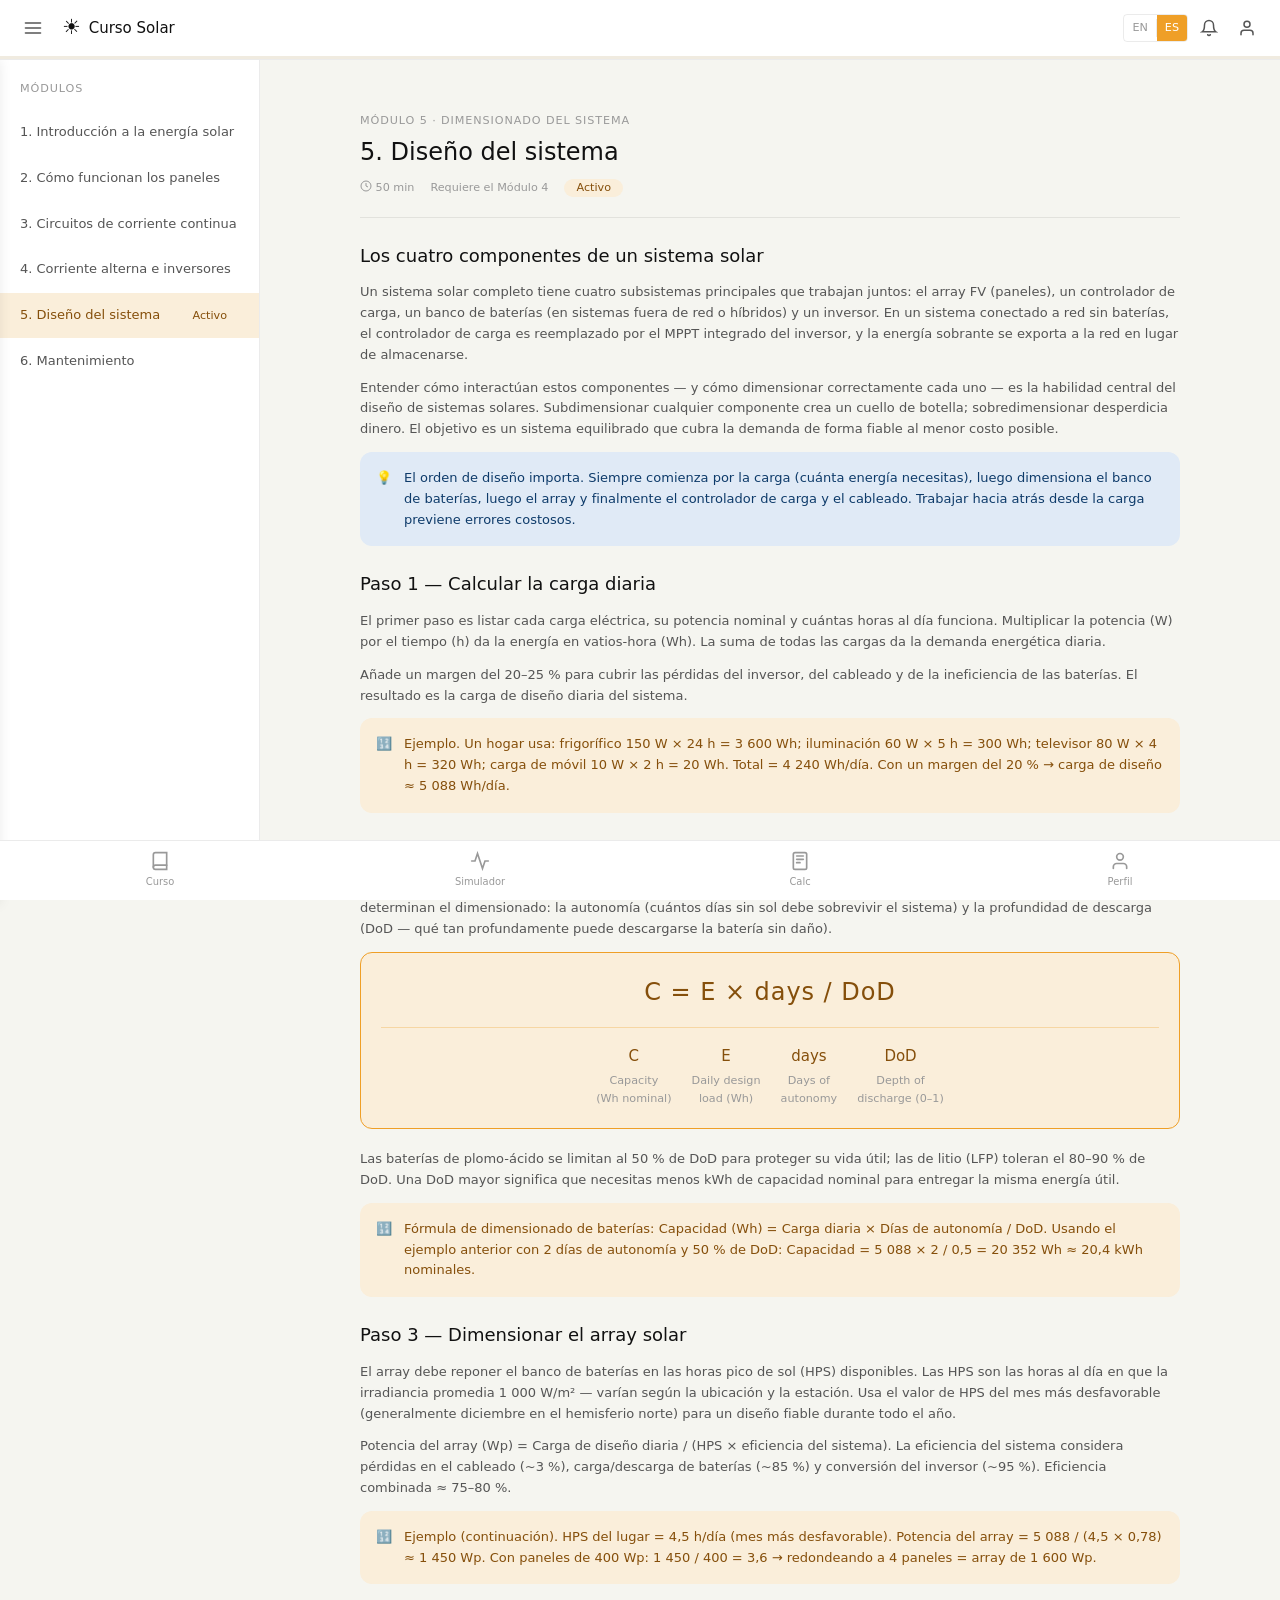
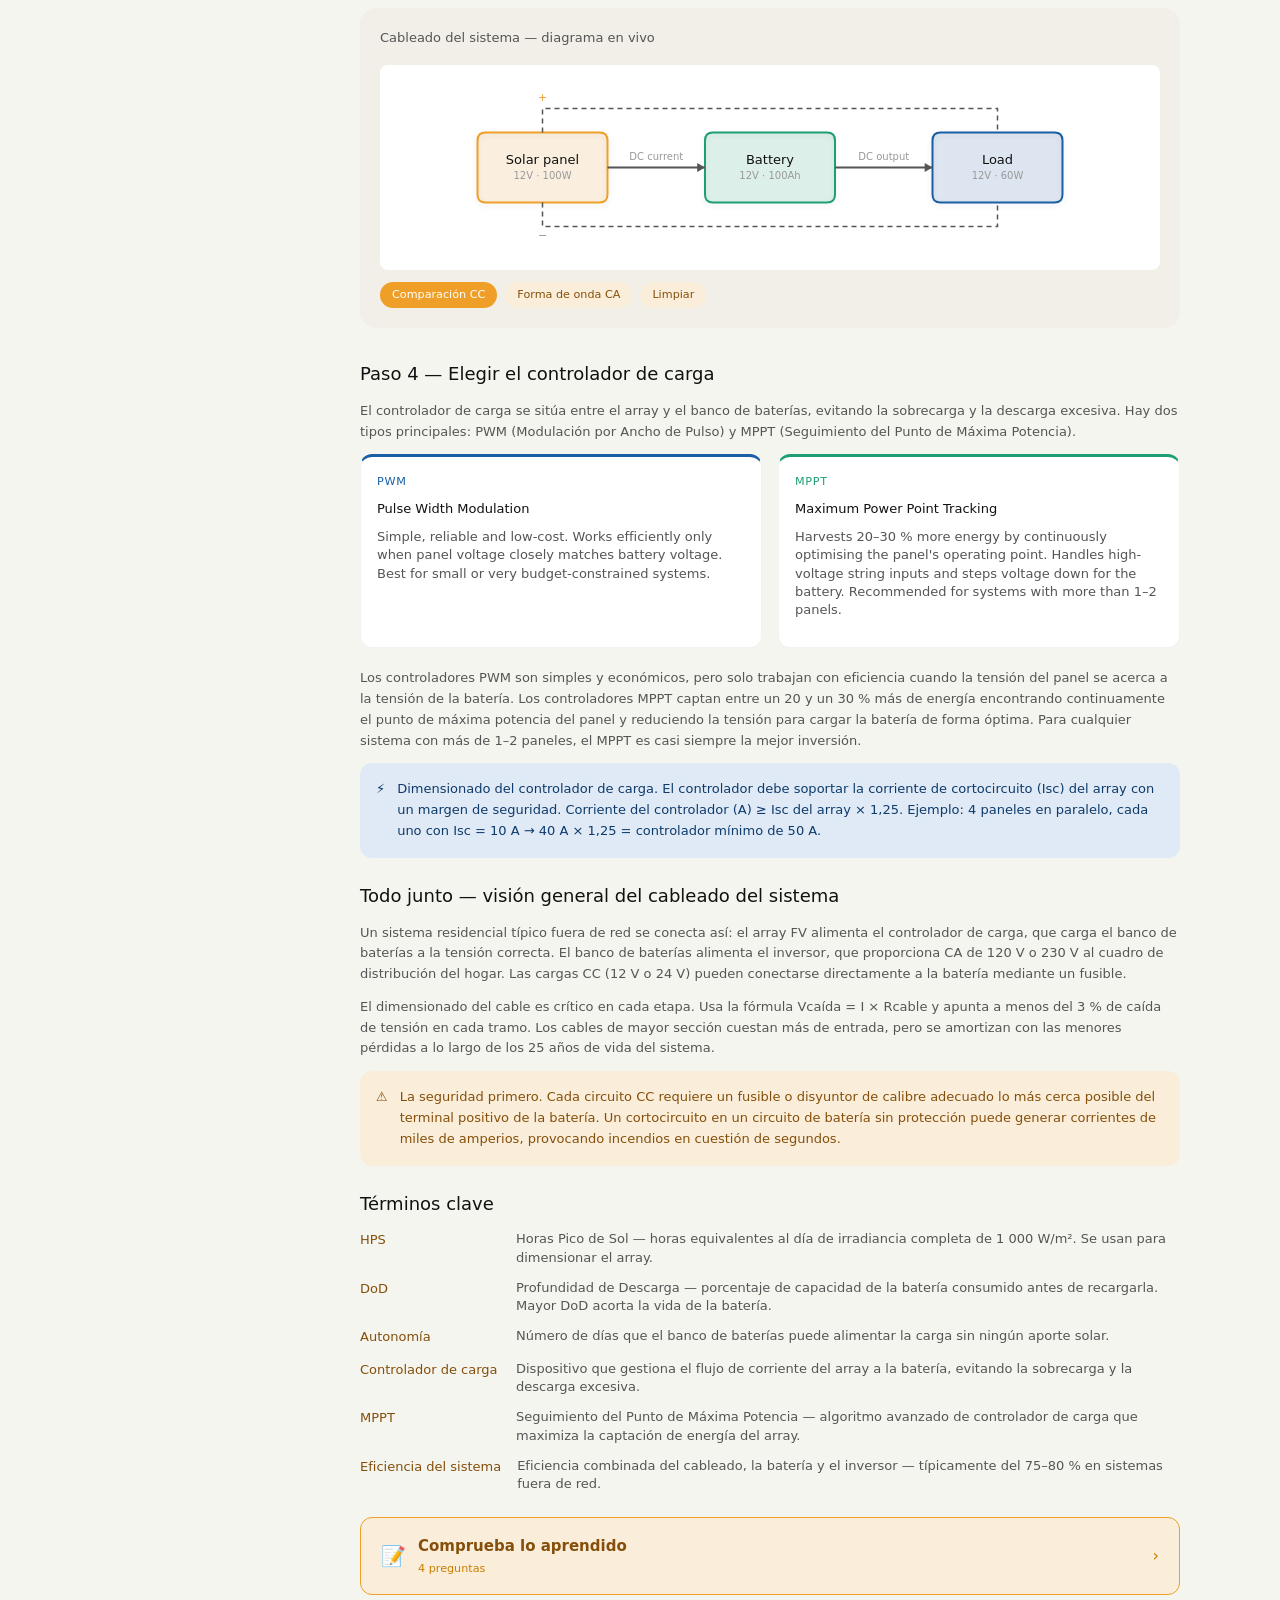
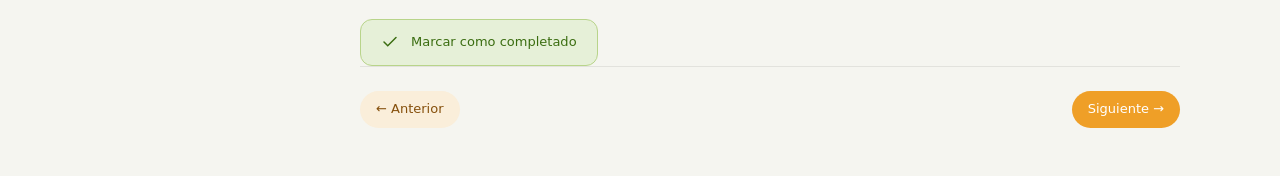
<file: pages/module5.html>
<!DOCTYPE html>
<html lang="es" data-i18n-base="..">
<head>
  <meta charset="UTF-8" />
  <meta name="viewport" content="width=device-width, initial-scale=1.0" />
  <title data-i18n="mod5PageTitle">Module 5 — System Design</title>
  <link rel="stylesheet" href="../css/styles.css" />
  <link rel="stylesheet" href="../css/module5.css" />
</head>
<body>

  <!-- ══ NAVBAR ══════════════════════════════════════════════ -->
  <header class="navbar" role="banner">
    <div class="navbar__inner">
      <button type="button" class="btn--icon" id="menuBtn" aria-label="Open menu" aria-expanded="false">
        <svg width="20" height="20" viewBox="0 0 24 24" fill="none" stroke="currentColor" stroke-width="2" stroke-linecap="round" aria-hidden="true">
          <line x1="3" y1="6" x2="21" y2="6"/><line x1="3" y1="12" x2="21" y2="12"/><line x1="3" y1="18" x2="21" y2="18"/>
        </svg>
      </button>
      <a href="../index.html" class="navbar__brand">
        <span class="navbar__logo" aria-hidden="true">☀️</span>
        <span data-i18n="brandName">Solar Course</span>
      </a>
      <span class="navbar__spacer"></span>
      <div class="navbar__actions">
        <div class="lang-toggle" role="group" aria-label="Language">
          <button type="button" class="lang-toggle__btn" id="langEn" data-lang="en" aria-pressed="false">EN</button>
          <span class="lang-toggle__sep" aria-hidden="true"></span>
          <button type="button" class="lang-toggle__btn lang-toggle__btn--active" id="langEs" data-lang="es" aria-pressed="true">ES</button>
        </div>
        <button type="button" class="btn--icon" aria-label="Notifications">
          <svg width="18" height="18" viewBox="0 0 24 24" fill="none" stroke="currentColor" stroke-width="2" stroke-linecap="round" aria-hidden="true">
            <path d="M18 8a6 6 0 0 0-12 0c0 7-3 9-3 9h18s-3-2-3-9"/><path d="M13.73 21a2 2 0 0 1-3.46 0"/>
          </svg>
        </button>
        <button type="button" class="btn--icon" aria-label="User account">
          <svg width="18" height="18" viewBox="0 0 24 24" fill="none" stroke="currentColor" stroke-width="2" stroke-linecap="round" aria-hidden="true">
            <path d="M20 21v-2a4 4 0 0 0-4-4H8a4 4 0 0 0-4 4v2"/><circle cx="12" cy="7" r="4"/>
          </svg>
        </button>
      </div>
    </div>
    <div class="navbar__progress" role="progressbar" aria-valuenow="0" aria-valuemin="0" aria-valuemax="100" id="navProgress" aria-label="Course progress">
      <div class="navbar__progress-fill" id="progressFill"></div>
    </div>
  </header>

  <!-- ══ LAYOUT ══════════════════════════════════════════════ -->
  <div class="layout">

    <!-- SIDEBAR (desktop) -->
    <aside class="sidebar" id="sidebar" aria-label="Course navigation">
      <p class="sidebar__section-label" data-i18n="sidebarLabel">Modules</p>
      <ul class="sidebar__list" role="list">
        <li><a href="module1.html" class="sidebar__item" data-module="1"><span class="sidebar__item-text" data-i18n="mod1Title">1. Intro to solar energy</span></a></li>
        <li><a href="module2.html" class="sidebar__item" data-module="2"><span class="sidebar__item-text" data-i18n="mod2Title">2. How panels work</span></a></li>
        <li><a href="module3.html" class="sidebar__item" data-module="3"><span class="sidebar__item-text" data-i18n="mod3Title">3. DC circuits</span></a></li>
        <li><a href="module4.html" class="sidebar__item" data-module="4"><span class="sidebar__item-text" data-i18n="mod4Title">4. AC &amp; inverters</span></a></li>
        <li><a href="module5.html" class="sidebar__item sidebar__item--active" data-module="5"><span class="sidebar__item-text" data-i18n="mod5Title">5. System design</span><span class="pill pill--active sidebar__item-pill" data-i18n="pillActive">Active</span></a></li>
        <li><a href="module6.html" class="sidebar__item" data-module="6"><span class="sidebar__item-text" data-i18n="mod6Title">6. Maintenance</span></a></li>
      </ul>
    </aside>

    <!-- Mobile sidebar overlay -->
    <aside class="sidebar sidebar--mobile" id="mobileSidebar" aria-label="Course navigation" aria-hidden="true">
      <p class="sidebar__section-label" data-i18n="sidebarLabel">Modules</p>
      <ul class="sidebar__list" role="list">
        <li><a href="module1.html" class="sidebar__item"><span data-i18n="mod1Title">1. Intro to solar energy</span></a></li>
        <li><a href="module2.html" class="sidebar__item"><span data-i18n="mod2Title">2. How panels work</span></a></li>
        <li><a href="module3.html" class="sidebar__item"><span data-i18n="mod3Title">3. DC circuits</span></a></li>
        <li><a href="module4.html" class="sidebar__item"><span data-i18n="mod4Title">4. AC &amp; inverters</span></a></li>
        <li><a href="module5.html" class="sidebar__item sidebar__item--active"><span data-i18n="mod5Title">5. System design</span><span class="pill pill--active" data-i18n="pillActive">Active</span></a></li>
        <li><a href="module6.html" class="sidebar__item"><span data-i18n="mod6Title">6. Maintenance</span></a></li>
      </ul>
    </aside>
    <div class="sidebar-overlay" id="sidebarOverlay" aria-hidden="true"></div>

    <!-- MAIN ══════════════════════════════════════════════════ -->
    <main class="main" id="main">
      <div class="lesson-wrap">

        <!-- ── Lesson header ─────────────────────────── -->
        <header class="lesson-header">
          <p class="lesson-header__eyebrow" data-i18n="mod5Eyebrow">Module 5 · System sizing</p>
          <h1 class="lesson-header__title" data-i18n="mod5Title">5. System design</h1>
          <div class="lesson-header__meta">
            <span>
              <svg width="12" height="12" viewBox="0 0 24 24" fill="none" stroke="currentColor" stroke-width="2" aria-hidden="true" style="display:inline;vertical-align:-1px"><circle cx="12" cy="12" r="10"/><polyline points="12 6 12 12 16 14"/></svg>
              50 min
            </span>
            <span data-i18n="mod5Prereq">Requires Module 4</span>
            <span class="pill pill--active" data-i18n="pillActive">Active</span>
          </div>
        </header>

        <!-- ── Section 1: The four components ──────────── -->
        <section class="content-block">
          <h2 data-i18n="m5s1Title">The four components of a solar system</h2>
          <p data-i18n="m5s1p1">
            A complete solar energy system has four main subsystems that work together: the PV array
            (panels), a charge controller, a battery bank (for off-grid or hybrid systems), and an
            inverter. In a grid-tie system without batteries, the charge controller is replaced by the
            inverter's built-in MPPT, and surplus energy is exported to the grid rather than stored.
          </p>
          <p data-i18n="m5s1p2">
            Understanding how these components interact — and how to size each one correctly — is the
            core skill of solar system design. Undersizing any component creates a bottleneck;
            oversizing wastes money. The goal is a balanced system that meets the load reliably at
            the lowest possible cost.
          </p>
          <div class="callout callout--info">
            <span aria-hidden="true">💡</span>
            <span data-i18n="m5s1callout">
              <strong>Design order matters.</strong>
              Always start with the load (how much energy you need), then size the battery bank,
              then the array, and finally the charge controller and wiring. Working backwards from
              the load prevents costly mistakes.
            </span>
          </div>
        </section>

        <!-- ── Section 2: Daily load calculation ────────── -->
        <section class="content-block">
          <h2 data-i18n="m5s2Title">Step 1 — Calculate the daily load</h2>
          <p data-i18n="m5s2p1">
            The first step is to list every electrical load, its power rating and how many hours per
            day it runs. Multiplying power (W) by time (h) gives energy in watt-hours (Wh). Summing
            all loads gives the daily energy demand.
          </p>
          <p data-i18n="m5s2p2">
            Add a 20–25 % margin for inverter losses, wiring losses and battery inefficiency.
            The result is the system's daily design load.
          </p>
          <div class="callout callout--tip">
            <span aria-hidden="true">🔢</span>
            <span data-i18n="m5s2callout">
              <strong>Example.</strong>
              Fridge 150 W × 24 h = 3 600 Wh; lights 60 W × 5 h = 300 Wh; TV 80 W × 4 h = 320 Wh;
              phone 10 W × 2 h = 20 Wh. Total = 4 240 Wh/day. With 20 % margin → design load ≈ 5 088 Wh/day.
            </span>
          </div>
        </section>

        <!-- ── Section 3: Battery bank sizing ───────────── -->
        <section class="content-block">
          <h2 data-i18n="m5s3Title">Step 2 — Size the battery bank</h2>
          <p data-i18n="m5s3p1">
            The battery bank stores energy to cover night-time consumption and cloudy days.
            Two key parameters drive battery sizing: autonomy (how many days without sun the system
            must survive) and depth of discharge (DoD — how deeply the battery can be drained
            without damage).
          </p>

          <div class="formula-box" aria-label="Battery sizing formula">
            <span class="formula-box__eq">C = E × days / DoD</span>
            <div class="formula-box__divider"></div>
            <div class="formula-box__vars">
              <div class="formula-box__var">
                <span class="formula-box__sym">C</span>
                <span class="formula-box__desc">Capacity<br>(Wh nominal)</span>
              </div>
              <div class="formula-box__var">
                <span class="formula-box__sym">E</span>
                <span class="formula-box__desc">Daily design<br>load (Wh)</span>
              </div>
              <div class="formula-box__var">
                <span class="formula-box__sym">days</span>
                <span class="formula-box__desc">Days of<br>autonomy</span>
              </div>
              <div class="formula-box__var">
                <span class="formula-box__sym">DoD</span>
                <span class="formula-box__desc">Depth of<br>discharge (0–1)</span>
              </div>
            </div>
          </div>

          <p data-i18n="m5s3p2">
            Lead-acid batteries are limited to 50 % DoD to protect lifespan; lithium (LFP) batteries
            tolerate 80–90 % DoD. A larger DoD means you need fewer kWh of nominal capacity to
            deliver the same usable energy.
          </p>
          <div class="callout callout--tip">
            <span aria-hidden="true">🔢</span>
            <span data-i18n="m5s3callout">
              <strong>Example.</strong>
              2 days autonomy, 50 % DoD: C = 5 088 × 2 / 0.5 = 20 352 Wh ≈ 20.4 kWh nominal.
            </span>
          </div>
        </section>

        <!-- ── Section 4: Array sizing ───────────────────── -->
        <section class="content-block">
          <h2 data-i18n="m5s4Title">Step 3 — Size the solar array</h2>
          <p data-i18n="m5s4p1">
            The array must replenish the battery bank in the available peak sun hours (PSH). PSH is
            the number of hours per day when irradiance averages 1 000 W/m² — it varies by location
            and season. Use the worst-month PSH value for a reliable year-round design.
          </p>
          <p data-i18n="m5s4p2">
            Array power (Wp) = Daily design load / (PSH × system efficiency). System efficiency
            accounts for wiring losses (~3 %), battery charge/discharge (~85 %) and inverter
            conversion (~95 %). Combined efficiency ≈ 75–80 %.
          </p>
          <div class="callout callout--tip">
            <span aria-hidden="true">🔢</span>
            <span data-i18n="m5s4callout">
              <strong>Example.</strong>
              PSH = 4.5 h/day. Array Wp = 5 088 / (4.5 × 0.78) ≈ 1 450 Wp.
              With 400 Wp panels: 1 450 / 400 = 3.6 → round up to 4 panels = 1 600 Wp.
            </span>
          </div>
        </section>

        <!-- ── Canvas: system wiring diagram ───────────── -->
        <section class="canvas-section" aria-label="Solar system wiring diagram">
          <p class="canvas-section__title" data-i18n="m5canvasTitle">System wiring — live diagram</p>
          <canvas id="circuitCanvas" width="760" height="200" aria-label="DC solar system wiring diagram"></canvas>
          <div class="canvas-section__controls">
            <button type="button" class="btn btn--amber btn--sm" id="canvasDC" data-i18n="btnSineDC">DC system</button>
            <button type="button" class="btn btn--ghost-amber btn--sm" id="canvasAC" data-i18n="btnSineAC">AC waveform</button>
            <button type="button" class="btn btn--ghost-amber btn--sm" id="canvasClear" data-i18n="btnClear">Clear</button>
          </div>
        </section>

        <!-- ── Section 5: Charge controllers ────────────── -->
        <section class="content-block">
          <h2 data-i18n="m5s5Title">Step 4 — Choose the charge controller</h2>
          <p data-i18n="m5s5p1">
            The charge controller sits between the array and the battery bank, preventing overcharge
            and over-discharge. There are two main types: PWM (Pulse Width Modulation) and MPPT
            (Maximum Power Point Tracking).
          </p>

          <div class="controller-grid">
            <div class="controller-card controller-card--pwm">
              <span class="controller-card__label">PWM</span>
              <span class="controller-card__name">Pulse Width Modulation</span>
              <p class="controller-card__note">
                Simple, reliable and low-cost. Works efficiently only when panel voltage closely
                matches battery voltage. Best for small or very budget-constrained systems.
              </p>
            </div>
            <div class="controller-card controller-card--mppt">
              <span class="controller-card__label">MPPT</span>
              <span class="controller-card__name">Maximum Power Point Tracking</span>
              <p class="controller-card__note">
                Harvests 20–30 % more energy by continuously optimising the panel's operating point.
                Handles high-voltage string inputs and steps voltage down for the battery.
                Recommended for systems with more than 1–2 panels.
              </p>
            </div>
          </div>

          <p data-i18n="m5s5p2">
            PWM controllers are simple and affordable but only work efficiently when the panel
            voltage closely matches the battery voltage. MPPT controllers harvest 20–30 % more energy
            by continuously finding the panel's maximum power point. For any system with more than
            1–2 panels, MPPT is almost always the better investment.
          </p>
          <div class="callout callout--info">
            <span aria-hidden="true">⚡</span>
            <span data-i18n="m5s5callout">
              <strong>Sizing the controller.</strong>
              Controller current (A) ≥ Array Isc × 1.25.
              Example: 4 panels in parallel, each Isc = 10 A → 40 A × 1.25 = 50 A controller minimum.
            </span>
          </div>
        </section>

        <!-- ── Section 6: Wiring overview ───────────────── -->
        <section class="content-block">
          <h2 data-i18n="m5s6Title">Putting it together — system wiring overview</h2>
          <p data-i18n="m5s6p1">
            A typical off-grid residential system connects as follows: the PV array feeds into the
            charge controller, which charges the battery bank at the correct voltage. The battery bank
            powers the inverter, which outputs 120 V or 230 V AC for the home's distribution panel.
            DC loads (12 V or 24 V) can connect directly to the battery through a fuse.
          </p>
          <p data-i18n="m5s6p2">
            Cable sizing is critical at every stage. Use the formula V<sub>drop</sub> = I × R<sub>cable</sub>
            and target less than 3 % voltage drop on each run. Larger cable cross-sections cost more
            upfront but pay back in reduced losses over the system's 25-year life.
          </p>
          <div class="callout callout--tip">
            <span aria-hidden="true">⚠️</span>
            <span data-i18n="m5s6callout">
              <strong>Safety first.</strong>
              Every DC circuit requires an appropriately rated fuse or breaker as close to the battery
              positive terminal as possible. A short circuit in an unprotected battery circuit can
              produce currents of thousands of amperes, causing fires within seconds.
            </span>
          </div>
        </section>

        <!-- ── Section 7: Key terms ──────────────────────── -->
        <section class="content-block">
          <h2 data-i18n="m5s7Title">Key terms</h2>
          <div class="key-terms">
            <div class="term-row">
              <span class="term-row__name" data-i18n="m5t1Name">PSH</span>
              <span class="term-row__def" data-i18n="m5t1Def">Peak Sun Hours — equivalent hours per day of full 1 000 W/m² irradiance. Used to size the array.</span>
            </div>
            <div class="term-row">
              <span class="term-row__name" data-i18n="m5t2Name">DoD</span>
              <span class="term-row__def" data-i18n="m5t2Def">Depth of Discharge — percentage of battery capacity drawn before recharging. Higher DoD shortens battery life.</span>
            </div>
            <div class="term-row">
              <span class="term-row__name" data-i18n="m5t3Name">Autonomy</span>
              <span class="term-row__def" data-i18n="m5t3Def">Number of days the battery bank can power the load without any solar input.</span>
            </div>
            <div class="term-row">
              <span class="term-row__name" data-i18n="m5t4Name">Charge controller</span>
              <span class="term-row__def" data-i18n="m5t4Def">Device that manages current flow from the array to the battery, preventing overcharge and over-discharge.</span>
            </div>
            <div class="term-row">
              <span class="term-row__name" data-i18n="m5t5Name">MPPT</span>
              <span class="term-row__def" data-i18n="m5t5Def">Maximum Power Point Tracking — advanced charge controller algorithm that maximises energy harvest from the array.</span>
            </div>
            <div class="term-row">
              <span class="term-row__name" data-i18n="m5t6Name">System efficiency</span>
              <span class="term-row__def" data-i18n="m5t6Def">Combined efficiency of wiring, battery, and inverter losses — typically 75–80 % for off-grid systems.</span>
            </div>
          </div>
        </section>

        <!-- ── Quiz trigger ─────────────────────────────── -->
        <section class="content-block">
          <button type="button" class="quiz-trigger" id="openQuizBtn" aria-haspopup="dialog">
            <span class="quiz-trigger__icon" aria-hidden="true">📝</span>
            <span class="quiz-trigger__content">
              <strong data-i18n="quizTitle">Quick check</strong>
              <span class="quiz-trigger__sub">4 <span data-i18n="quizQuestions">questions</span></span>
            </span>
            <span class="quiz-trigger__arrow" aria-hidden="true">›</span>
          </button>
        </section>

        <!-- ── Mark complete ──────────────────────────────── -->
        <button type="button" class="complete-btn" id="completeBtn" aria-pressed="false">
          <svg width="18" height="18" viewBox="0 0 24 24" fill="none" stroke="currentColor" stroke-width="2" stroke-linecap="round" aria-hidden="true">
            <polyline points="20 6 9 17 4 12"/>
          </svg>
          <span id="completeBtnLabel" data-i18n="markDone">Mark as complete</span>
        </button>

        <!-- ── Lesson nav ───────────────────────────────── -->
        <nav class="lesson-nav" aria-label="Lesson navigation">
          <a href="module4.html" class="btn btn--ghost-amber btn--md" data-i18n="lessonPrev">← Previous</a>
          <a href="module6.html" class="btn btn--amber btn--md" data-i18n="lessonNext">Next →</a>
        </nav>

      </div><!-- /lesson-wrap -->
    </main>
  </div><!-- /layout -->

  <!-- ══ BOTTOM NAV (mobile) ═════════════════════════════════ -->
  <nav class="bottom-nav" aria-label="Main navigation" role="navigation">
    <a href="../index.html" class="bottom-nav__item" aria-label="Course">
      <svg width="20" height="20" viewBox="0 0 24 24" fill="none" stroke="currentColor" stroke-width="2" stroke-linecap="round" aria-hidden="true">
        <path d="M4 19.5A2.5 2.5 0 0 1 6.5 17H20"/><path d="M6.5 2H20v20H6.5A2.5 2.5 0 0 1 4 19.5v-15A2.5 2.5 0 0 1 6.5 2z"/>
      </svg>
      <span data-i18n="navCourse">Course</span>
    </a>
    <a href="simulator.html" class="bottom-nav__item" aria-label="Simulator">
      <svg width="20" height="20" viewBox="0 0 24 24" fill="none" stroke="currentColor" stroke-width="2" stroke-linecap="round" aria-hidden="true">
        <polyline points="22 12 18 12 15 21 9 3 6 12 2 12"/>
      </svg>
      <span data-i18n="navSimulator">Simulator</span>
    </a>
    <button type="button" class="bottom-nav__item" aria-label="Calculator">
      <svg width="20" height="20" viewBox="0 0 24 24" fill="none" stroke="currentColor" stroke-width="2" stroke-linecap="round" aria-hidden="true">
        <rect x="4" y="2" width="16" height="20" rx="2"/><line x1="8" y1="6" x2="16" y2="6"/><line x1="8" y1="10" x2="16" y2="10"/><line x1="8" y1="14" x2="12" y2="14"/>
      </svg>
      <span data-i18n="navCalc">Calc</span>
    </button>
    <a href="profile.html" class="bottom-nav__item" aria-label="Profile">
      <svg width="20" height="20" viewBox="0 0 24 24" fill="none" stroke="currentColor" stroke-width="2" stroke-linecap="round" aria-hidden="true">
        <path d="M20 21v-2a4 4 0 0 0-4-4H8a4 4 0 0 0-4 4v2"/><circle cx="12" cy="7" r="4"/>
      </svg>
      <span data-i18n="navProfile">Profile</span>
    </a>
  </nav>

  <script src="../js/i18n.js"></script>
  <script src="../js/app.js"></script>
  <script src="../js/canvas.js"></script>
  <script>
  /* ── Module-5 page scripts ────────────────────────── */
  (function () {
    'use strict';

    /* q2: 4000 / (5 × 0.8) = 1 000 Wp → answer c */
    const QUIZ_DATA = [
      { textKey: 'm5q1text', opts: [{ key: 'm5q1a', ok: false }, { key: 'm5q1b', ok: true  }, { key: 'm5q1c', ok: false }, { key: 'm5q1d', ok: false }] },
      { textKey: 'm5q2text', opts: [{ key: 'm5q2a', ok: false }, { key: 'm5q2b', ok: false }, { key: 'm5q2c', ok: true  }, { key: 'm5q2d', ok: false }] },
      { textKey: 'm5q3text', opts: [{ key: 'm5q3a', ok: false }, { key: 'm5q3b', ok: false }, { key: 'm5q3c', ok: true  }, { key: 'm5q3d', ok: false }] },
      { textKey: 'm5q4text', opts: [{ key: 'm5q4a', ok: false }, { key: 'm5q4b', ok: true  }, { key: 'm5q4c', ok: false }, { key: 'm5q4d', ok: false }] },
    ];

    document.addEventListener('SolarLearnReady', () => {
      SolarLearn.initQuizModal(QUIZ_DATA, 'openQuizBtn');

      /* Canvas: DC system by default */
      const canvasDC    = document.getElementById('canvasDC');
      const canvasAC    = document.getElementById('canvasAC');
      const canvasClear = document.getElementById('canvasClear');

      if (window.SolarCanvas) {
        SolarCanvas.drawDC();
        canvasDC.addEventListener('click',    () => SolarCanvas.drawDC());
        canvasAC.addEventListener('click',    () => SolarCanvas.drawAC());
        canvasClear.addEventListener('click', () => SolarCanvas.clear());
      }

      /* Mark complete */
      const btn = document.getElementById('completeBtn');
      const lbl = document.getElementById('completeBtnLabel');

      if (window.SolarLearn?.isModuleDone(5)) {
        btn.classList.add('complete-btn--done');
        btn.setAttribute('aria-pressed', 'true');
        btn.disabled = true;
        if (lbl) lbl.textContent = I18n.t(SolarLearn.currentLang, 'markedDone');
      }

      btn.addEventListener('click', () => {
        if (btn.dataset.done) return;
        btn.dataset.done = 'true';
        btn.classList.add('complete-btn--done');
        btn.setAttribute('aria-pressed', 'true');
        btn.disabled = true;
        if (lbl) lbl.textContent = I18n.t(SolarLearn.currentLang, 'markedDone');
        window.SolarLearn?.markModuleDone(5);
      });
    });
  })();
  </script>
</body>
</html>
</file>
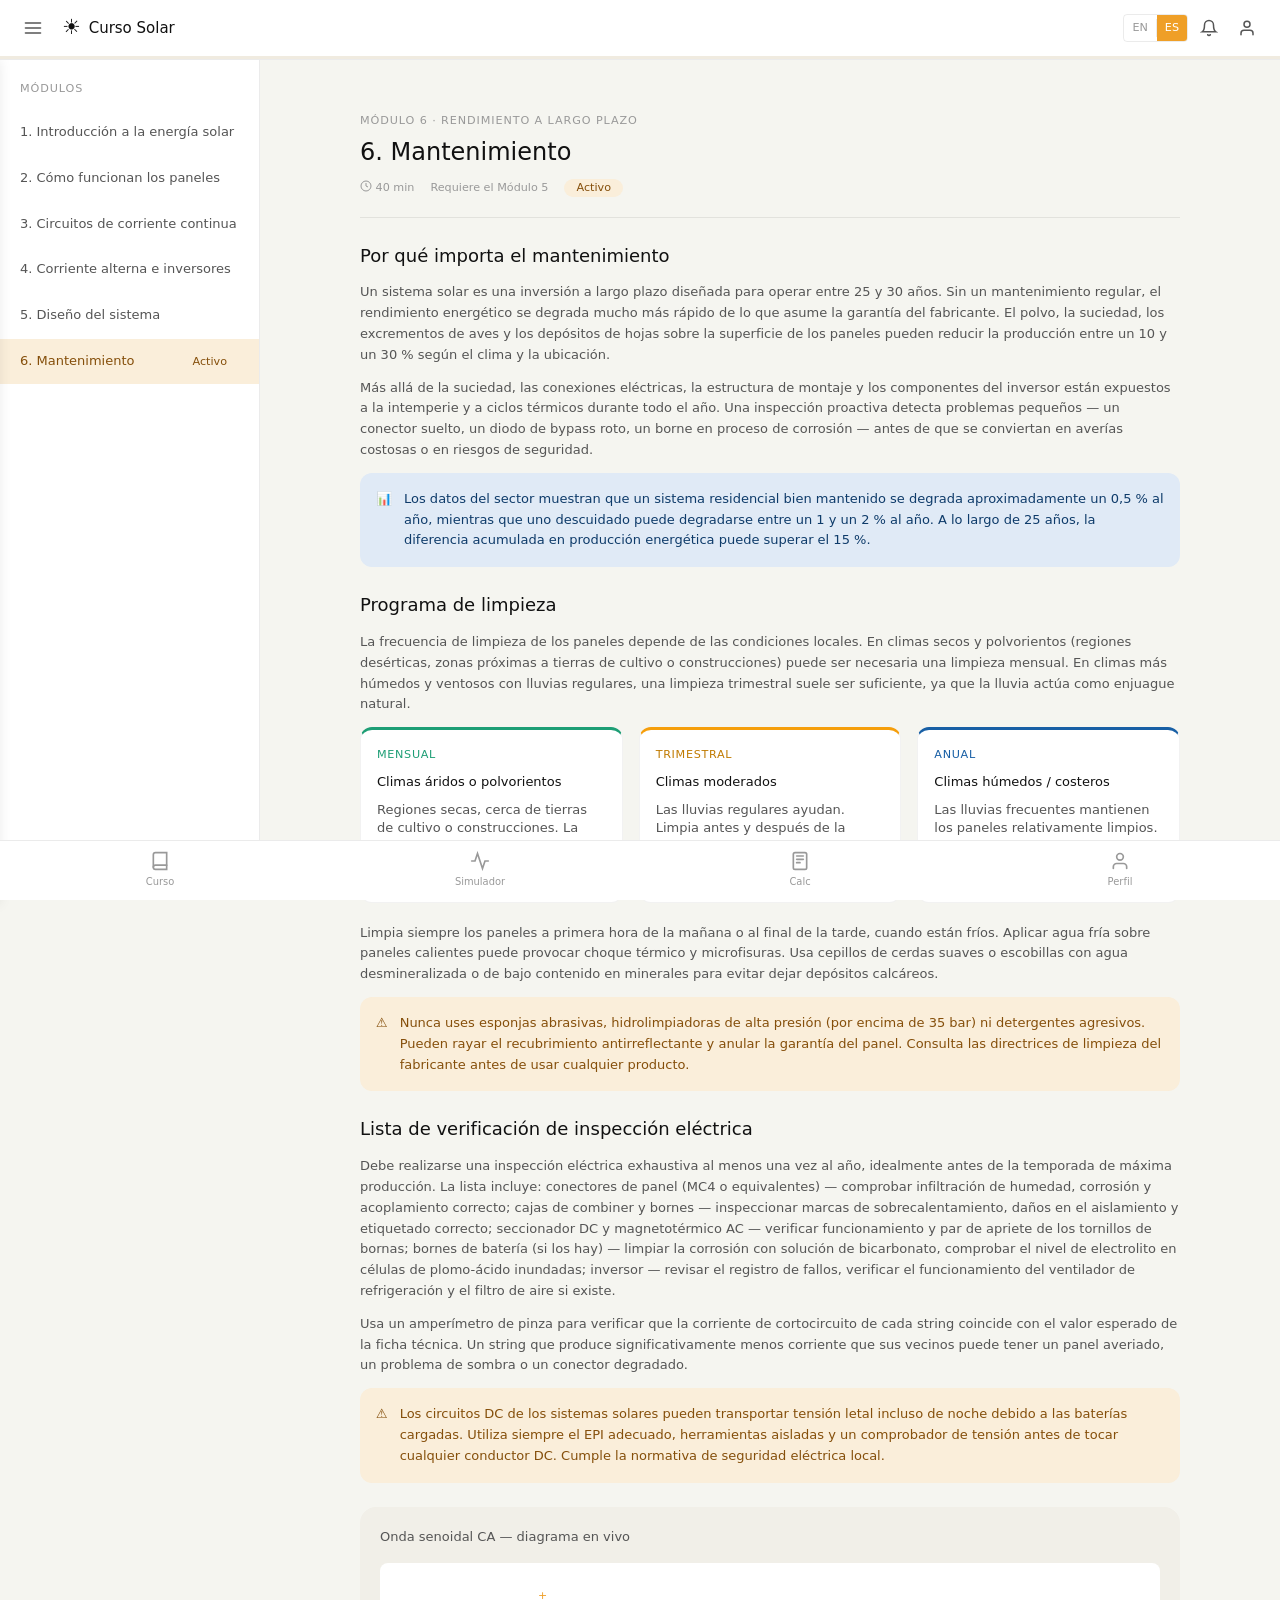
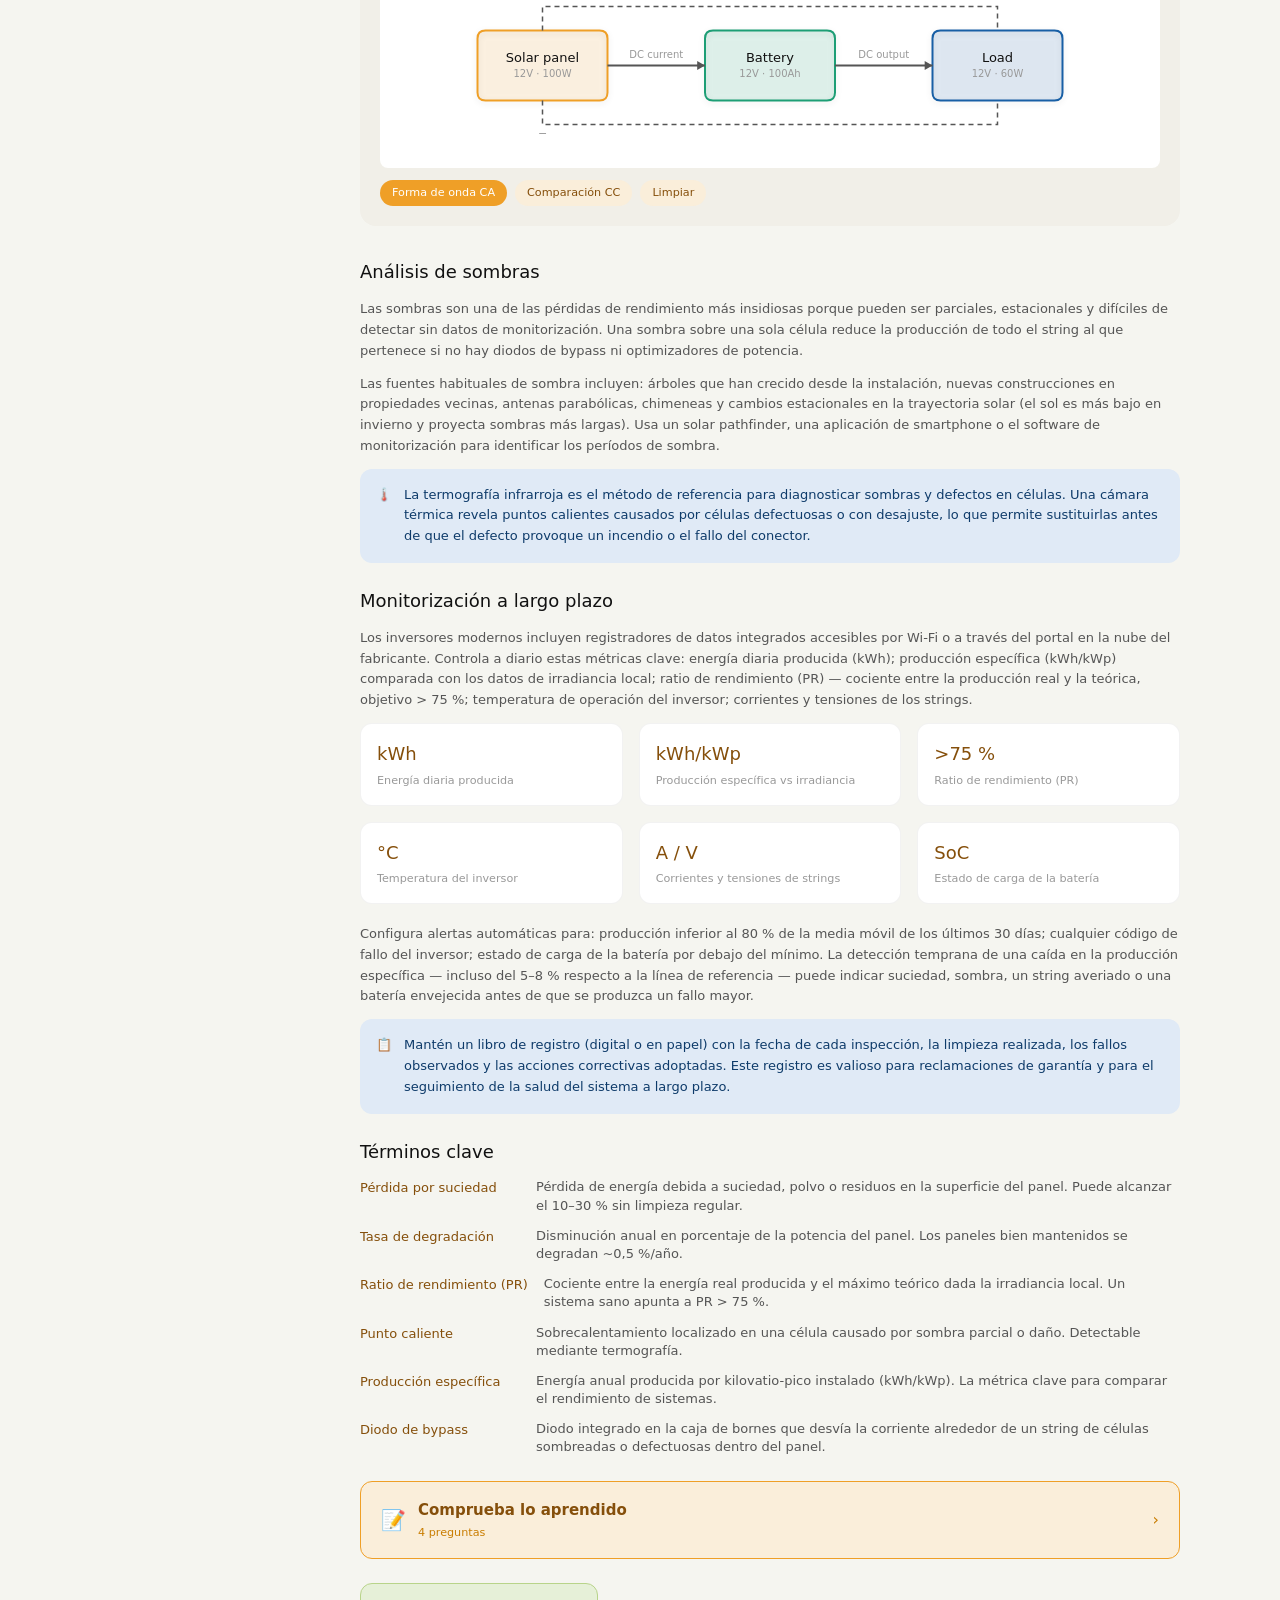
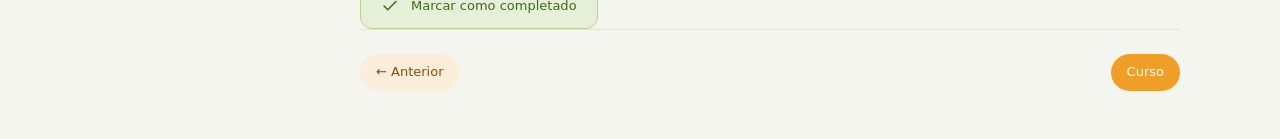
<file: pages/module6.html>
<!DOCTYPE html>
<html lang="es" data-i18n-base="..">
<head>
  <meta charset="UTF-8" />
  <meta name="viewport" content="width=device-width, initial-scale=1.0" />
  <title data-i18n="mod6PageTitle">Module 6 — Maintenance</title>
  <link rel="stylesheet" href="../css/styles.css" />
  <link rel="stylesheet" href="../css/module6.css" />
</head>
<body>

  <!-- ══ NAVBAR ══════════════════════════════════════════════ -->
  <header class="navbar" role="banner">
    <div class="navbar__inner">
      <button type="button" class="btn--icon" id="menuBtn" aria-label="Open menu" aria-expanded="false">
        <svg width="20" height="20" viewBox="0 0 24 24" fill="none" stroke="currentColor" stroke-width="2" stroke-linecap="round" aria-hidden="true">
          <line x1="3" y1="6" x2="21" y2="6"/><line x1="3" y1="12" x2="21" y2="12"/><line x1="3" y1="18" x2="21" y2="18"/>
        </svg>
      </button>
      <a href="../index.html" class="navbar__brand">
        <span class="navbar__logo" aria-hidden="true">☀️</span>
        <span data-i18n="brandName">Solar Course</span>
      </a>
      <span class="navbar__spacer"></span>
      <div class="navbar__actions">
        <div class="lang-toggle" role="group" aria-label="Language">
          <button type="button" class="lang-toggle__btn" id="langEn" data-lang="en" aria-pressed="false">EN</button>
          <span class="lang-toggle__sep" aria-hidden="true"></span>
          <button type="button" class="lang-toggle__btn lang-toggle__btn--active" id="langEs" data-lang="es" aria-pressed="true">ES</button>
        </div>
        <button type="button" class="btn--icon" aria-label="Notifications">
          <svg width="18" height="18" viewBox="0 0 24 24" fill="none" stroke="currentColor" stroke-width="2" stroke-linecap="round" aria-hidden="true">
            <path d="M18 8a6 6 0 0 0-12 0c0 7-3 9-3 9h18s-3-2-3-9"/><path d="M13.73 21a2 2 0 0 1-3.46 0"/>
          </svg>
        </button>
        <button type="button" class="btn--icon" aria-label="User account">
          <svg width="18" height="18" viewBox="0 0 24 24" fill="none" stroke="currentColor" stroke-width="2" stroke-linecap="round" aria-hidden="true">
            <path d="M20 21v-2a4 4 0 0 0-4-4H8a4 4 0 0 0-4 4v2"/><circle cx="12" cy="7" r="4"/>
          </svg>
        </button>
      </div>
    </div>
    <div class="navbar__progress" role="progressbar" aria-valuenow="0" aria-valuemin="0" aria-valuemax="100" id="navProgress" aria-label="Course progress">
      <div class="navbar__progress-fill" id="progressFill"></div>
    </div>
  </header>

  <!-- ══ LAYOUT ══════════════════════════════════════════════ -->
  <div class="layout">

    <!-- SIDEBAR (desktop) -->
    <aside class="sidebar" id="sidebar" aria-label="Course navigation">
      <p class="sidebar__section-label" data-i18n="sidebarLabel">Modules</p>
      <ul class="sidebar__list" role="list">
        <li><a href="module1.html" class="sidebar__item" data-module="1"><span class="sidebar__item-text" data-i18n="mod1Title">1. Intro to solar energy</span></a></li>
        <li><a href="module2.html" class="sidebar__item" data-module="2"><span class="sidebar__item-text" data-i18n="mod2Title">2. How panels work</span></a></li>
        <li><a href="module3.html" class="sidebar__item" data-module="3"><span class="sidebar__item-text" data-i18n="mod3Title">3. DC circuits</span></a></li>
        <li><a href="module4.html" class="sidebar__item" data-module="4"><span class="sidebar__item-text" data-i18n="mod4Title">4. AC &amp; inverters</span></a></li>
        <li><a href="module5.html" class="sidebar__item" data-module="5"><span class="sidebar__item-text" data-i18n="mod5Title">5. System design</span></a></li>
        <li><a href="module6.html" class="sidebar__item sidebar__item--active" data-module="6"><span class="sidebar__item-text" data-i18n="mod6Title">6. Maintenance</span><span class="pill pill--active sidebar__item-pill" data-i18n="pillActive">Active</span></a></li>
      </ul>
    </aside>

    <!-- Mobile sidebar overlay -->
    <aside class="sidebar sidebar--mobile" id="mobileSidebar" aria-label="Course navigation" aria-hidden="true">
      <p class="sidebar__section-label" data-i18n="sidebarLabel">Modules</p>
      <ul class="sidebar__list" role="list">
        <li><a href="module1.html" class="sidebar__item"><span data-i18n="mod1Title">1. Intro to solar energy</span></a></li>
        <li><a href="module2.html" class="sidebar__item"><span data-i18n="mod2Title">2. How panels work</span></a></li>
        <li><a href="module3.html" class="sidebar__item"><span data-i18n="mod3Title">3. DC circuits</span></a></li>
        <li><a href="module4.html" class="sidebar__item"><span data-i18n="mod4Title">4. AC &amp; inverters</span></a></li>
        <li><a href="module5.html" class="sidebar__item"><span data-i18n="mod5Title">5. System design</span></a></li>
        <li><a href="module6.html" class="sidebar__item sidebar__item--active"><span data-i18n="mod6Title">6. Maintenance</span><span class="pill pill--active" data-i18n="pillActive">Active</span></a></li>
      </ul>
    </aside>
    <div class="sidebar-overlay" id="sidebarOverlay" aria-hidden="true"></div>

    <!-- MAIN ══════════════════════════════════════════════════ -->
    <main class="main" id="main">
      <div class="lesson-wrap">

        <!-- ── Lesson header ─────────────────────────── -->
        <header class="lesson-header">
          <p class="lesson-header__eyebrow" data-i18n="mod6Eyebrow">Module 6 · Long-term performance</p>
          <h1 class="lesson-header__title" data-i18n="mod6Title">6. Maintenance</h1>
          <div class="lesson-header__meta">
            <span>
              <svg width="12" height="12" viewBox="0 0 24 24" fill="none" stroke="currentColor" stroke-width="2" aria-hidden="true" style="display:inline;vertical-align:-1px"><circle cx="12" cy="12" r="10"/><polyline points="12 6 12 12 16 14"/></svg>
              40 min
            </span>
            <span data-i18n="mod6Prereq">Requires Module 5</span>
            <span class="pill pill--active" data-i18n="pillActive">Active</span>
          </div>
        </header>

        <!-- ── Section 1: Why maintenance matters ─────── -->
        <section class="content-block">
          <h2 data-i18n="m6s1Title">Why maintenance matters</h2>
          <p data-i18n="m6s1p1">
            A solar system is a long-term investment designed to operate for 25–30 years. Without
            regular maintenance, energy yield degrades much faster than the manufacturer's warranty
            assumes. Dust, dirt, bird droppings and leaf deposits on the panel surface can reduce
            output by 10–30 % depending on climate and location.
          </p>
          <p data-i18n="m6s1p2">
            Beyond soiling, the system's electrical connections, mounting hardware and inverter
            components are exposed to weather and thermal cycling year-round. Proactive inspection
            catches small problems — a loose connector, a cracked bypass diode, a corroding terminal —
            before they become costly failures or safety hazards.
          </p>
          <div class="callout callout--info">
            <span aria-hidden="true">📊</span>
            <span data-i18n="m6s1callout">
              <strong>Industry data.</strong>
              A well-maintained system degrades at ~0.5 %/year; a neglected system at 1–2 %/year.
              Over 25 years, the cumulative difference in energy production can exceed 15 %.
            </span>
          </div>
        </section>

        <!-- ── Section 2: Cleaning schedule ─────────────── -->
        <section class="content-block">
          <h2 data-i18n="m6s2Title">Cleaning schedule</h2>
          <p data-i18n="m6s2p1">
            Panel cleaning frequency depends on local conditions. In dry, dusty climates monthly
            cleaning may be necessary. In wetter, windier climates with regular rainfall, quarterly
            cleaning is often sufficient — rain acts as a natural rinse.
          </p>

          <div class="maint-grid">
            <div class="maint-card maint-card--monthly">
              <span class="maint-card__label" data-i18n="schedMonthlyLabel">Monthly</span>
              <span class="maint-card__name" data-i18n="schedMonthlyName">Dusty / arid climates</span>
              <p class="maint-card__note" data-i18n="schedMonthlyNote">Dry regions, near farmland or construction sites. Visible soiling accumulates quickly.</p>
            </div>
            <div class="maint-card maint-card--quarterly">
              <span class="maint-card__label" data-i18n="schedQuarterlyLabel">Quarterly</span>
              <span class="maint-card__name" data-i18n="schedQuarterlyName">Moderate climates</span>
              <p class="maint-card__note" data-i18n="schedQuarterlyNote">Regular rainfall helps. Clean before and after wet season for best results.</p>
            </div>
            <div class="maint-card maint-card--annual">
              <span class="maint-card__label" data-i18n="schedAnnualLabel">Annual</span>
              <span class="maint-card__name" data-i18n="schedAnnualName">Wet / coastal climates</span>
              <p class="maint-card__note" data-i18n="schedAnnualNote">High rainfall keeps panels relatively clean. Annual inspection still recommended.</p>
            </div>
          </div>

          <p data-i18n="m6s2p2">
            Always clean panels in the early morning or late afternoon when they are cool. Use
            soft-bristle brushes or squeegees with de-ionised or low-mineral water to avoid leaving
            mineral deposits.
          </p>
          <div class="callout callout--tip">
            <span aria-hidden="true">⚠️</span>
            <span data-i18n="m6s2callout">
              <strong>Never use</strong> abrasive pads, high-pressure washers (above 35 bar) or harsh
              detergents. These can scratch the anti-reflective coating and void the panel warranty.
            </span>
          </div>
        </section>

        <!-- ── Section 3: Electrical inspection ─────────── -->
        <section class="content-block">
          <h2 data-i18n="m6s3Title">Electrical inspection checklist</h2>
          <p data-i18n="m6s3p1">
            Perform a thorough electrical inspection at least once a year. The checklist covers:
            panel connectors (MC4) — check for moisture ingress, corrosion and secure seating;
            string combiner and junction boxes — inspect for overheating marks and insulation damage;
            DC disconnect and AC breaker — verify operation and terminal torque; battery terminals —
            clean corrosion, check electrolyte level; inverter — review fault log, check cooling fan.
          </p>
          <p data-i18n="m6s3p2">
            Use a clamp meter to verify that each string's short-circuit current matches the expected
            datasheet value. A string producing significantly less current than its neighbours may
            have a failed panel, shading issue or a degraded connector.
          </p>
          <div class="callout callout--tip">
            <span aria-hidden="true">⚠️</span>
            <span data-i18n="m6s3callout">
              <strong>Safety.</strong>
              DC circuits can carry lethal voltage even at night due to charged batteries.
              Always use appropriate PPE, insulated tools and a voltage tester before touching any
              DC conductor.
            </span>
          </div>
        </section>

        <!-- ── Canvas: AC / DC diagram ────────────────── -->
        <section class="canvas-section" aria-label="Solar system diagram">
          <p class="canvas-section__title" data-i18n="m4canvasTitle">AC sine wave — live diagram</p>
          <canvas id="circuitCanvas" width="760" height="200" aria-label="Solar system electrical diagram"></canvas>
          <div class="canvas-section__controls">
            <button type="button" class="btn btn--amber btn--sm" id="canvasAC" data-i18n="btnSineAC">AC waveform</button>
            <button type="button" class="btn btn--ghost-amber btn--sm" id="canvasDC" data-i18n="btnSineDC">DC system</button>
            <button type="button" class="btn btn--ghost-amber btn--sm" id="canvasClear" data-i18n="btnClear">Clear</button>
          </div>
        </section>

        <!-- ── Section 4: Shading analysis ──────────────── -->
        <section class="content-block">
          <h2 data-i18n="m6s4Title">Shading analysis</h2>
          <p data-i18n="m6s4p1">
            Shading is one of the most insidious performance losses because it can be partial,
            seasonal and hard to detect without monitoring data. A shadow on a single cell reduces
            the output of the entire string it belongs to if no bypass diodes or power optimisers
            are present.
          </p>
          <p data-i18n="m6s4p2">
            Common shading sources include trees that have grown since installation, new construction
            on neighbouring properties, satellite dishes, chimneys and seasonal changes in the sun's
            path. Use a solar pathfinder, a smartphone app, or monitoring software to identify
            shading periods.
          </p>
          <div class="callout callout--info">
            <span aria-hidden="true">🌡️</span>
            <span data-i18n="m6s4callout">
              <strong>Thermal imaging</strong> is the gold standard for diagnosing shading and cell
              defects. A thermal camera reveals hot spots caused by mismatched or damaged cells,
              allowing targeted replacement before the defect causes fire or connector failure.
            </span>
          </div>
        </section>

        <!-- ── Section 5: Long-term monitoring ──────────── -->
        <section class="content-block">
          <h2 data-i18n="m6s5Title">Long-term monitoring</h2>
          <p data-i18n="m6s5p1">
            Modern inverters include built-in data loggers accessible via Wi-Fi or a manufacturer's
            cloud portal. Monitor these key metrics daily:
          </p>

          <div class="metrics-grid">
            <div class="metric-card">
              <span class="metric-card__value">kWh</span>
              <span class="metric-card__label" data-i18n="metricDaily">Daily energy yield</span>
            </div>
            <div class="metric-card">
              <span class="metric-card__value">kWh/kWp</span>
              <span class="metric-card__label" data-i18n="metricSpecific">Specific yield vs irradiance</span>
            </div>
            <div class="metric-card">
              <span class="metric-card__value">&gt;75 %</span>
              <span class="metric-card__label" data-i18n="metricPR">Performance ratio (PR)</span>
            </div>
            <div class="metric-card">
              <span class="metric-card__value">°C</span>
              <span class="metric-card__label" data-i18n="metricTemp">Inverter temperature</span>
            </div>
            <div class="metric-card">
              <span class="metric-card__value">A / V</span>
              <span class="metric-card__label" data-i18n="metricString">String currents &amp; voltages</span>
            </div>
            <div class="metric-card">
              <span class="metric-card__value">SoC</span>
              <span class="metric-card__label" data-i18n="metricSoc">Battery state of charge</span>
            </div>
          </div>

          <p data-i18n="m6s5p2">
            Set up automated alerts for: yield below 80 % of the rolling 30-day average; any
            inverter fault code; battery state-of-charge below minimum threshold. Early detection
            of a 5–8 % drop in specific yield can point to soiling, shading or a failed string.
          </p>
          <div class="callout callout--info">
            <span aria-hidden="true">📋</span>
            <span data-i18n="m6s5callout">
              <strong>Keep a logbook</strong> — digital or paper — recording each inspection date,
              cleaning performed, faults observed and corrective actions. This record is invaluable
              for warranty claims and long-term health tracking.
            </span>
          </div>
        </section>

        <!-- ── Section 6: Key terms ──────────────────────── -->
        <section class="content-block">
          <h2 data-i18n="m6s6Title">Key terms</h2>
          <div class="key-terms">
            <div class="term-row">
              <span class="term-row__name" data-i18n="m6t1Name">Soiling loss</span>
              <span class="term-row__def" data-i18n="m6t1Def">Energy loss due to dirt, dust or debris on the panel surface. Can reach 10–30 % without regular cleaning.</span>
            </div>
            <div class="term-row">
              <span class="term-row__name" data-i18n="m6t2Name">Degradation rate</span>
              <span class="term-row__def" data-i18n="m6t2Def">Annual percentage decline in panel power output. Well-maintained panels degrade at ~0.5 %/year.</span>
            </div>
            <div class="term-row">
              <span class="term-row__name" data-i18n="m6t3Name">Performance ratio (PR)</span>
              <span class="term-row__def" data-i18n="m6t3Def">Ratio of actual energy output to theoretical maximum given local irradiance. A healthy system targets PR > 75 %.</span>
            </div>
            <div class="term-row">
              <span class="term-row__name" data-i18n="m6t4Name">Hot spot</span>
              <span class="term-row__def" data-i18n="m6t4Def">Localised overheating in a cell caused by partial shading or damage. Detectable via thermal imaging.</span>
            </div>
            <div class="term-row">
              <span class="term-row__name" data-i18n="m6t5Name">Specific yield</span>
              <span class="term-row__def" data-i18n="m6t5Def">Annual energy produced per installed kilowatt-peak (kWh/kWp). The key metric for comparing system performance.</span>
            </div>
            <div class="term-row">
              <span class="term-row__name" data-i18n="m6t6Name">Bypass diode</span>
              <span class="term-row__def" data-i18n="m6t6Def">Diode integrated in the junction box that routes current around a shaded or faulty cell string within the panel.</span>
            </div>
          </div>
        </section>

        <!-- ── Quiz trigger ─────────────────────────────── -->
        <section class="content-block">
          <button type="button" class="quiz-trigger" id="openQuizBtn" aria-haspopup="dialog">
            <span class="quiz-trigger__icon" aria-hidden="true">📝</span>
            <span class="quiz-trigger__content">
              <strong data-i18n="quizTitle">Quick check</strong>
              <span class="quiz-trigger__sub">4 <span data-i18n="quizQuestions">questions</span></span>
            </span>
            <span class="quiz-trigger__arrow" aria-hidden="true">›</span>
          </button>
        </section>

        <!-- ── Mark complete ──────────────────────────────── -->
        <button type="button" class="complete-btn" id="completeBtn" aria-pressed="false">
          <svg width="18" height="18" viewBox="0 0 24 24" fill="none" stroke="currentColor" stroke-width="2" stroke-linecap="round" aria-hidden="true">
            <polyline points="20 6 9 17 4 12"/>
          </svg>
          <span id="completeBtnLabel" data-i18n="markDone">Mark as complete</span>
        </button>

        <!-- ── Lesson nav (final module — only ← back) ─── -->
        <nav class="lesson-nav" aria-label="Lesson navigation">
          <a href="module5.html" class="btn btn--ghost-amber btn--md" data-i18n="lessonPrev">← Previous</a>
          <a href="../index.html" class="btn btn--amber btn--md" data-i18n="navCourse">Course home</a>
        </nav>

      </div><!-- /lesson-wrap -->
    </main>
  </div><!-- /layout -->

  <!-- ══ BOTTOM NAV (mobile) ═════════════════════════════════ -->
  <nav class="bottom-nav" aria-label="Main navigation" role="navigation">
    <a href="../index.html" class="bottom-nav__item" aria-label="Course">
      <svg width="20" height="20" viewBox="0 0 24 24" fill="none" stroke="currentColor" stroke-width="2" stroke-linecap="round" aria-hidden="true">
        <path d="M4 19.5A2.5 2.5 0 0 1 6.5 17H20"/><path d="M6.5 2H20v20H6.5A2.5 2.5 0 0 1 4 19.5v-15A2.5 2.5 0 0 1 6.5 2z"/>
      </svg>
      <span data-i18n="navCourse">Course</span>
    </a>
    <a href="simulator.html" class="bottom-nav__item" aria-label="Simulator">
      <svg width="20" height="20" viewBox="0 0 24 24" fill="none" stroke="currentColor" stroke-width="2" stroke-linecap="round" aria-hidden="true">
        <polyline points="22 12 18 12 15 21 9 3 6 12 2 12"/>
      </svg>
      <span data-i18n="navSimulator">Simulator</span>
    </a>
    <button type="button" class="bottom-nav__item" aria-label="Calculator">
      <svg width="20" height="20" viewBox="0 0 24 24" fill="none" stroke="currentColor" stroke-width="2" stroke-linecap="round" aria-hidden="true">
        <rect x="4" y="2" width="16" height="20" rx="2"/><line x1="8" y1="6" x2="16" y2="6"/><line x1="8" y1="10" x2="16" y2="10"/><line x1="8" y1="14" x2="12" y2="14"/>
      </svg>
      <span data-i18n="navCalc">Calc</span>
    </button>
    <a href="profile.html" class="bottom-nav__item" aria-label="Profile">
      <svg width="20" height="20" viewBox="0 0 24 24" fill="none" stroke="currentColor" stroke-width="2" stroke-linecap="round" aria-hidden="true">
        <path d="M20 21v-2a4 4 0 0 0-4-4H8a4 4 0 0 0-4 4v2"/><circle cx="12" cy="7" r="4"/>
      </svg>
      <span data-i18n="navProfile">Profile</span>
    </a>
  </nav>

  <script src="../js/i18n.js"></script>
  <script src="../js/app.js"></script>
  <script src="../js/canvas.js"></script>
  <script>
  /* ── Module-6 page scripts ────────────────────────── */
  (function () {
    'use strict';

    /* q1→c, q2→b, q3→c, q4→b */
    const QUIZ_DATA = [
      { textKey: 'm6q1text', opts: [{ key: 'm6q1a', ok: false }, { key: 'm6q1b', ok: false }, { key: 'm6q1c', ok: true  }, { key: 'm6q1d', ok: false }] },
      { textKey: 'm6q2text', opts: [{ key: 'm6q2a', ok: false }, { key: 'm6q2b', ok: true  }, { key: 'm6q2c', ok: false }, { key: 'm6q2d', ok: false }] },
      { textKey: 'm6q3text', opts: [{ key: 'm6q3a', ok: false }, { key: 'm6q3b', ok: false }, { key: 'm6q3c', ok: true  }, { key: 'm6q3d', ok: false }] },
      { textKey: 'm6q4text', opts: [{ key: 'm6q4a', ok: false }, { key: 'm6q4b', ok: true  }, { key: 'm6q4c', ok: false }, { key: 'm6q4d', ok: false }] },
    ];

    document.addEventListener('SolarLearnReady', () => {
      SolarLearn.initQuizModal(QUIZ_DATA, 'openQuizBtn');

      /* Canvas: AC waveform by default */
      const canvasAC    = document.getElementById('canvasAC');
      const canvasDC    = document.getElementById('canvasDC');
      const canvasClear = document.getElementById('canvasClear');

      if (window.SolarCanvas) {
        SolarCanvas.drawAC();
        canvasAC.addEventListener('click',    () => SolarCanvas.drawAC());
        canvasDC.addEventListener('click',    () => SolarCanvas.drawDC());
        canvasClear.addEventListener('click', () => SolarCanvas.clear());
      }

      /* Mark complete */
      const btn = document.getElementById('completeBtn');
      const lbl = document.getElementById('completeBtnLabel');

      if (window.SolarLearn?.isModuleDone(6)) {
        btn.classList.add('complete-btn--done');
        btn.setAttribute('aria-pressed', 'true');
        btn.disabled = true;
        if (lbl) lbl.textContent = I18n.t(SolarLearn.currentLang, 'markedDone');
      }

      btn.addEventListener('click', () => {
        if (btn.dataset.done) return;
        btn.dataset.done = 'true';
        btn.classList.add('complete-btn--done');
        btn.setAttribute('aria-pressed', 'true');
        btn.disabled = true;
        if (lbl) lbl.textContent = I18n.t(SolarLearn.currentLang, 'markedDone');
        window.SolarLearn?.markModuleDone(6);
      });
    });
  })();
  </script>
</body>
</html>
</file>
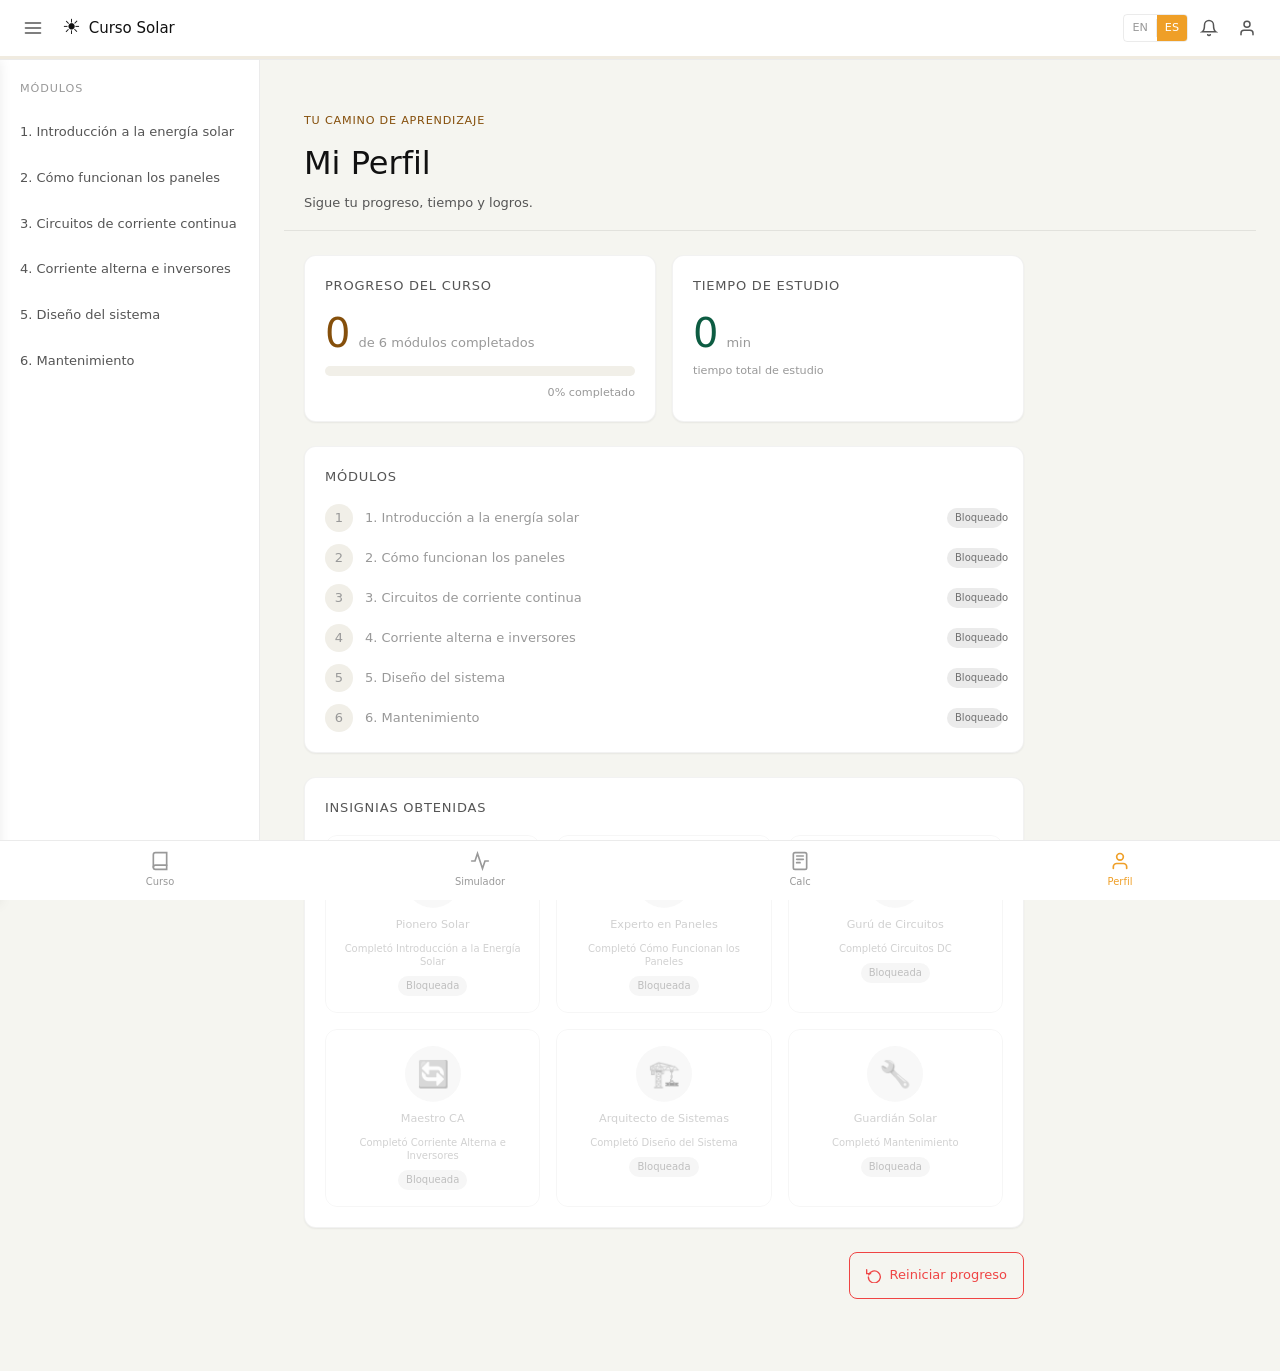
<file: pages/profile.html>
<!DOCTYPE html>
<html lang="es" data-i18n-base="..">
<head>
  <meta charset="UTF-8" />
  <meta name="viewport" content="width=device-width, initial-scale=1.0" />
  <title data-i18n="profPageTitle">My Profile</title>
  <link rel="stylesheet" href="../css/styles.css" />
  <link rel="stylesheet" href="../css/profile.css" />
</head>
<body>

  <!-- ══ NAVBAR ══════════════════════════════════════════════ -->
  <header class="navbar" role="banner">
    <div class="navbar__inner">
      <button type="button" class="btn--icon" id="menuBtn" aria-label="Open menu" aria-expanded="false">
        <svg width="20" height="20" viewBox="0 0 24 24" fill="none" stroke="currentColor" stroke-width="2" stroke-linecap="round" aria-hidden="true">
          <line x1="3" y1="6" x2="21" y2="6"/><line x1="3" y1="12" x2="21" y2="12"/><line x1="3" y1="18" x2="21" y2="18"/>
        </svg>
      </button>
      <a href="../index.html" class="navbar__brand">
        <span class="navbar__logo" aria-hidden="true">☀️</span>
        <span data-i18n="brandName">Solar Course</span>
      </a>
      <span class="navbar__spacer"></span>
      <div class="navbar__actions">
        <div class="lang-toggle" role="group" aria-label="Language">
          <button type="button" class="lang-toggle__btn" id="langEn" data-lang="en" aria-pressed="false">EN</button>
          <span class="lang-toggle__sep" aria-hidden="true"></span>
          <button type="button" class="lang-toggle__btn lang-toggle__btn--active" id="langEs" data-lang="es" aria-pressed="true">ES</button>
        </div>
        <button type="button" class="btn--icon" aria-label="Notifications">
          <svg width="18" height="18" viewBox="0 0 24 24" fill="none" stroke="currentColor" stroke-width="2" stroke-linecap="round" aria-hidden="true">
            <path d="M18 8a6 6 0 0 0-12 0c0 7-3 9-3 9h18s-3-2-3-9"/><path d="M13.73 21a2 2 0 0 1-3.46 0"/>
          </svg>
        </button>
        <button type="button" class="btn--icon" aria-label="User account" aria-current="page">
          <svg width="18" height="18" viewBox="0 0 24 24" fill="none" stroke="currentColor" stroke-width="2" stroke-linecap="round" aria-hidden="true">
            <path d="M20 21v-2a4 4 0 0 0-4-4H8a4 4 0 0 0-4 4v2"/><circle cx="12" cy="7" r="4"/>
          </svg>
        </button>
      </div>
    </div>
    <div class="navbar__progress" role="progressbar" aria-valuenow="0" aria-valuemin="0" aria-valuemax="100" id="navProgress" aria-label="Course progress">
      <div class="navbar__progress-fill" id="progressFill"></div>
    </div>
  </header>

  <!-- ══ LAYOUT ══════════════════════════════════════════════ -->
  <div class="layout">

    <!-- SIDEBAR (desktop) -->
    <aside class="sidebar" id="sidebar" aria-label="Course navigation">
      <p class="sidebar__section-label" data-i18n="sidebarLabel">Modules</p>
      <ul class="sidebar__list" role="list">
        <li><a href="module1.html" class="sidebar__item" data-module="1"><span class="sidebar__item-text" data-i18n="mod1Title">1. Intro to solar energy</span></a></li>
        <li><a href="module2.html" class="sidebar__item" data-module="2"><span class="sidebar__item-text" data-i18n="mod2Title">2. How panels work</span></a></li>
        <li><a href="module3.html" class="sidebar__item" data-module="3"><span class="sidebar__item-text" data-i18n="mod3Title">3. DC circuits</span></a></li>
        <li><a href="module4.html" class="sidebar__item" data-module="4"><span class="sidebar__item-text" data-i18n="mod4Title">4. AC &amp; inverters</span></a></li>
        <li><a href="module5.html" class="sidebar__item" data-module="5"><span class="sidebar__item-text" data-i18n="mod5Title">5. System design</span></a></li>
        <li><a href="module6.html" class="sidebar__item" data-module="6"><span class="sidebar__item-text" data-i18n="mod6Title">6. Maintenance</span></a></li>
      </ul>
    </aside>

    <!-- Mobile sidebar overlay -->
    <aside class="sidebar sidebar--mobile" id="mobileSidebar" aria-label="Course navigation" aria-hidden="true">
      <p class="sidebar__section-label" data-i18n="sidebarLabel">Modules</p>
      <ul class="sidebar__list" role="list">
        <li><a href="module1.html" class="sidebar__item"><span data-i18n="mod1Title">1. Intro to solar energy</span></a></li>
        <li><a href="module2.html" class="sidebar__item"><span data-i18n="mod2Title">2. How panels work</span></a></li>
        <li><a href="module3.html" class="sidebar__item"><span data-i18n="mod3Title">3. DC circuits</span></a></li>
        <li><a href="module4.html" class="sidebar__item"><span data-i18n="mod4Title">4. AC &amp; inverters</span></a></li>
        <li><a href="module5.html" class="sidebar__item"><span data-i18n="mod5Title">5. System design</span></a></li>
        <li><a href="module6.html" class="sidebar__item"><span data-i18n="mod6Title">6. Maintenance</span></a></li>
      </ul>
    </aside>
    <div class="sidebar-overlay" id="sidebarOverlay" aria-hidden="true"></div>

    <!-- MAIN ══════════════════════════════════════════════════ -->
    <main class="main" id="main">

      <!-- Page header -->
      <header class="prof-header">
        <p class="prof-header__eyebrow" data-i18n="profEyebrow">Your learning journey</p>
        <h1 class="prof-header__title" data-i18n="profTitle">My Profile</h1>
        <p class="prof-header__sub" data-i18n="profSubtitle">Track your progress, time and achievements.</p>
      </header>

      <div class="prof-body">

        <!-- ── Stats row: progress + time ── -->
        <div class="prof-stats-row">

          <!-- Progress card -->
          <div class="prof-card">
            <p class="prof-card__heading" data-i18n="profProgressHeading">Course progress</p>
            <div class="prof-progress__numbers">
              <span class="prof-progress__big" id="profDoneCount">0</span>
              <span class="prof-progress__label">
                <span data-i18n="profModulesOf">of</span>
                6
                <span data-i18n="profModulesLabel">modules completed</span>
              </span>
            </div>
            <div class="prof-progress-bar-track" role="progressbar"
                 aria-valuemin="0" aria-valuemax="100" id="profBar"
                 aria-label="Course progress">
              <div class="prof-progress-bar-fill" id="profBarFill" style="width:0%"></div>
            </div>
            <p class="prof-progress__pct">
              <span id="profPct">0</span>% <span data-i18n="profStatPct">complete</span>
            </p>
          </div>

          <!-- Time card -->
          <div class="prof-card">
            <p class="prof-card__heading" data-i18n="profTimeHeading">Time spent learning</p>
            <div class="prof-time__display">
              <span class="prof-time__big" id="profTimeMain">0</span>
              <span class="prof-time__unit" id="profTimeUnit" data-i18n="profTimeMinutes">min</span>
            </div>
            <p class="prof-time__sub" data-i18n="profTimeSub">total study time</p>
          </div>

        </div><!-- /stats-row -->

        <!-- ── Module completion list ── -->
        <div class="prof-card">
          <p class="prof-card__heading" data-i18n="modulesLabel">Modules</p>
          <div class="prof-module-list" id="profModuleList" aria-label="Module completion status"></div>
        </div>

        <!-- ── Badges ── -->
        <div class="prof-card">
          <p class="prof-card__heading" data-i18n="profBadgesHeading">Badges earned</p>
          <div class="badges-grid" id="profBadgesGrid" aria-label="Earned badges"></div>
        </div>

        <!-- ── Reset ── -->
        <div class="prof-reset-wrap">
          <button type="button" class="prof-reset-btn" id="profResetBtn">
            <svg width="16" height="16" viewBox="0 0 24 24" fill="none" stroke="currentColor"
                 stroke-width="2" stroke-linecap="round" aria-hidden="true">
              <polyline points="1 4 1 10 7 10"/>
              <path d="M3.51 15a9 9 0 1 0 .49-3.12"/>
            </svg>
            <span data-i18n="profResetBtn">Reset progress</span>
          </button>
        </div>

      </div><!-- /prof-body -->

    </main>
  </div><!-- /layout -->

  <!-- ══ BOTTOM NAV (mobile) ═════════════════════════════════ -->
  <nav class="bottom-nav" aria-label="Main navigation" role="navigation">
    <a href="../index.html" class="bottom-nav__item" aria-label="Course">
      <svg width="20" height="20" viewBox="0 0 24 24" fill="none" stroke="currentColor" stroke-width="2" stroke-linecap="round" aria-hidden="true">
        <path d="M4 19.5A2.5 2.5 0 0 1 6.5 17H20"/><path d="M6.5 2H20v20H6.5A2.5 2.5 0 0 1 4 19.5v-15A2.5 2.5 0 0 1 6.5 2z"/>
      </svg>
      <span data-i18n="navCourse">Course</span>
    </a>
    <a href="simulator.html" class="bottom-nav__item" aria-label="Simulator">
      <svg width="20" height="20" viewBox="0 0 24 24" fill="none" stroke="currentColor" stroke-width="2" stroke-linecap="round" aria-hidden="true">
        <polyline points="22 12 18 12 15 21 9 3 6 12 2 12"/>
      </svg>
      <span data-i18n="navSimulator">Simulator</span>
    </a>
    <a href="calculator.html" class="bottom-nav__item" aria-label="Calculator">
      <svg width="20" height="20" viewBox="0 0 24 24" fill="none" stroke="currentColor" stroke-width="2" stroke-linecap="round" aria-hidden="true">
        <rect x="4" y="2" width="16" height="20" rx="2"/><line x1="8" y1="6" x2="16" y2="6"/><line x1="8" y1="10" x2="16" y2="10"/><line x1="8" y1="14" x2="12" y2="14"/>
      </svg>
      <span data-i18n="navCalc">Calc</span>
    </a>
    <a href="profile.html" class="bottom-nav__item bottom-nav__item--active" aria-label="Profile" aria-current="page">
      <svg width="20" height="20" viewBox="0 0 24 24" fill="none" stroke="currentColor" stroke-width="2" stroke-linecap="round" aria-hidden="true">
        <path d="M20 21v-2a4 4 0 0 0-4-4H8a4 4 0 0 0-4 4v2"/><circle cx="12" cy="7" r="4"/>
      </svg>
      <span data-i18n="navProfile">Profile</span>
    </a>
  </nav>

  <!-- Toast -->
  <div class="prof-toast" id="profToast" role="status" aria-live="polite"></div>

  <script src="../js/i18n.js"></script>
  <script src="../js/app.js"></script>
  <script>
  /* ── Profile page ──────────────────────────────────────────
     Reads solarlearn_progress + solarlearn_time from localStorage.
     Re-renders on SolarLearnReady and SolarLearnLangChange.
  ──────────────────────────────────────────────────────────── */
  (function () {
    'use strict';

    const TOTAL = 6;
    const STORAGE_KEY = 'solarlearn_progress';

    /* ── Badge definitions ─────────────────────────────── */
    const BADGES = [
      { mod: 1, emoji: '🌱', nameKey: 'profBadge1Name', descKey: 'profBadge1Desc' },
      { mod: 2, emoji: '⚡', nameKey: 'profBadge2Name', descKey: 'profBadge2Desc' },
      { mod: 3, emoji: '🔌', nameKey: 'profBadge3Name', descKey: 'profBadge3Desc' },
      { mod: 4, emoji: '🔄', nameKey: 'profBadge4Name', descKey: 'profBadge4Desc' },
      { mod: 5, emoji: '🏗️', nameKey: 'profBadge5Name', descKey: 'profBadge5Desc' },
      { mod: 6, emoji: '🔧', nameKey: 'profBadge6Name', descKey: 'profBadge6Desc' },
    ];

    /* ── Module short labels ───────────────────────────── */
    const MODULE_KEYS = [
      'mod1Title', 'mod2Title', 'mod3Title',
      'mod4Title', 'mod5Title', 'mod6Title',
    ];

    /* ── Helpers ───────────────────────────────────────── */
    function getLang() {
      return (window.SolarLearn && window.SolarLearn.currentLang) ||
             document.documentElement.lang || 'es';
    }
    function t(key) { return I18n.t(getLang(), key); }

    function getProgress() {
      try { return JSON.parse(localStorage.getItem(STORAGE_KEY)) || {}; }
      catch { return {}; }
    }

    function formatTime(totalSeconds) {
      const h   = Math.floor(totalSeconds / 3600);
      const m   = Math.floor((totalSeconds % 3600) / 60);
      return { h, m };
    }

    /* ── Render ────────────────────────────────────────── */
    function render() {
      const data  = getProgress();
      const done  = Object.values(data).filter(Boolean).length;
      const pct   = Math.round((done / TOTAL) * 100);

      /* Progress numbers */
      document.getElementById('profDoneCount').textContent = done;
      document.getElementById('profPct').textContent       = pct;
      document.getElementById('profBarFill').style.width   = pct + '%';
      document.getElementById('profBar').setAttribute('aria-valuenow', pct);

      /* Time */
      const secs = (window.SolarLearn && window.SolarLearn.getTimeSpent)
        ? window.SolarLearn.getTimeSpent()
        : parseInt(localStorage.getItem('solarlearn_time') || '0', 10);
      const { h, m } = formatTime(secs);
      const timeMain = document.getElementById('profTimeMain');
      const timeUnit = document.getElementById('profTimeUnit');
      if (h >= 1) {
        timeMain.textContent = h + (m > 0 ? '.' + Math.round(m / 6) : '');
        timeUnit.textContent = t('profTimeHours');
      } else {
        timeMain.textContent = m;
        timeUnit.textContent = t('profTimeMinutes');
      }

      /* Module list */
      const listEl = document.getElementById('profModuleList');
      listEl.innerHTML = '';
      for (let i = 0; i < TOTAL; i++) {
        const modNum  = i + 1;
        const isDone  = !!data[modNum];
        const name    = t(MODULE_KEYS[i]);
        const pillTxt = isDone ? t('pillDone') : t('pillLocked');
        const item    = document.createElement('div');
        item.className = 'prof-module-item';
        item.innerHTML = `
          <div class="prof-module-item__icon prof-module-item__icon--${isDone ? 'done' : 'pending'}"
               aria-hidden="true">${isDone ? '✓' : modNum}</div>
          <span class="prof-module-item__name${isDone ? '' : ' prof-module-item__name--pending'}">${name}</span>
          <span class="prof-module-item__pill prof-module-item__pill--${isDone ? 'done' : 'pending'}">${pillTxt}</span>`;
        listEl.appendChild(item);
      }

      /* Badges */
      const gridEl = document.getElementById('profBadgesGrid');
      gridEl.innerHTML = '';
      BADGES.forEach(badge => {
        const earned  = !!data[badge.mod];
        const card    = document.createElement('div');
        card.className = `badge-card ${earned ? 'badge-card--earned' : 'badge-card--locked'}`;
        card.setAttribute('aria-label', `${t(badge.nameKey)} — ${earned ? t('pillDone') : t('profBadgeLocked')}`);
        card.innerHTML = `
          <div class="badge-icon" aria-hidden="true">${badge.emoji}</div>
          <span class="badge-name">${t(badge.nameKey)}</span>
          <span class="badge-desc">${t(badge.descKey)}</span>
          <span class="badge-status">${earned ? t('pillDone') : t('profBadgeLocked')}</span>`;
        gridEl.appendChild(card);
      });
    }

    /* ── Reset button ──────────────────────────────────── */
    document.getElementById('profResetBtn').addEventListener('click', () => {
      if (!window.confirm(t('profResetConfirm'))) return;
      if (window.SolarLearn && window.SolarLearn.resetAllProgress) {
        window.SolarLearn.resetAllProgress();
      } else {
        localStorage.removeItem(STORAGE_KEY);
        localStorage.removeItem('solarlearn_time');
      }
      render();
      showToast(t('profResetDone'));
    });

    /* ── Toast ─────────────────────────────────────────── */
    function showToast(msg) {
      const el = document.getElementById('profToast');
      el.textContent = msg;
      el.classList.add('prof-toast--visible');
      setTimeout(() => el.classList.remove('prof-toast--visible'), 2500);
    }

    /* ── Live session timer display (updates every minute) ── */
    setInterval(() => {
      const timeMain = document.getElementById('profTimeMain');
      const timeUnit = document.getElementById('profTimeUnit');
      if (!timeMain) return;
      const secs = (window.SolarLearn && window.SolarLearn.getTimeSpent)
        ? window.SolarLearn.getTimeSpent()
        : parseInt(localStorage.getItem('solarlearn_time') || '0', 10);
      const { h, m } = formatTime(secs);
      if (h >= 1) {
        timeMain.textContent = h + (m > 0 ? '.' + Math.round(m / 6) : '');
        timeUnit.textContent = t('profTimeHours');
      } else {
        timeMain.textContent = m;
        timeUnit.textContent = t('profTimeMinutes');
      }
    }, 60000);

    /* ── Language change ───────────────────────────────── */
    document.addEventListener('SolarLearnLangChange', render);

    /* ── Init ──────────────────────────────────────────── */
    document.addEventListener('SolarLearnReady', render);
    if (document.readyState !== 'loading') render();

  })();
  </script>
</body>
</html>
</file>
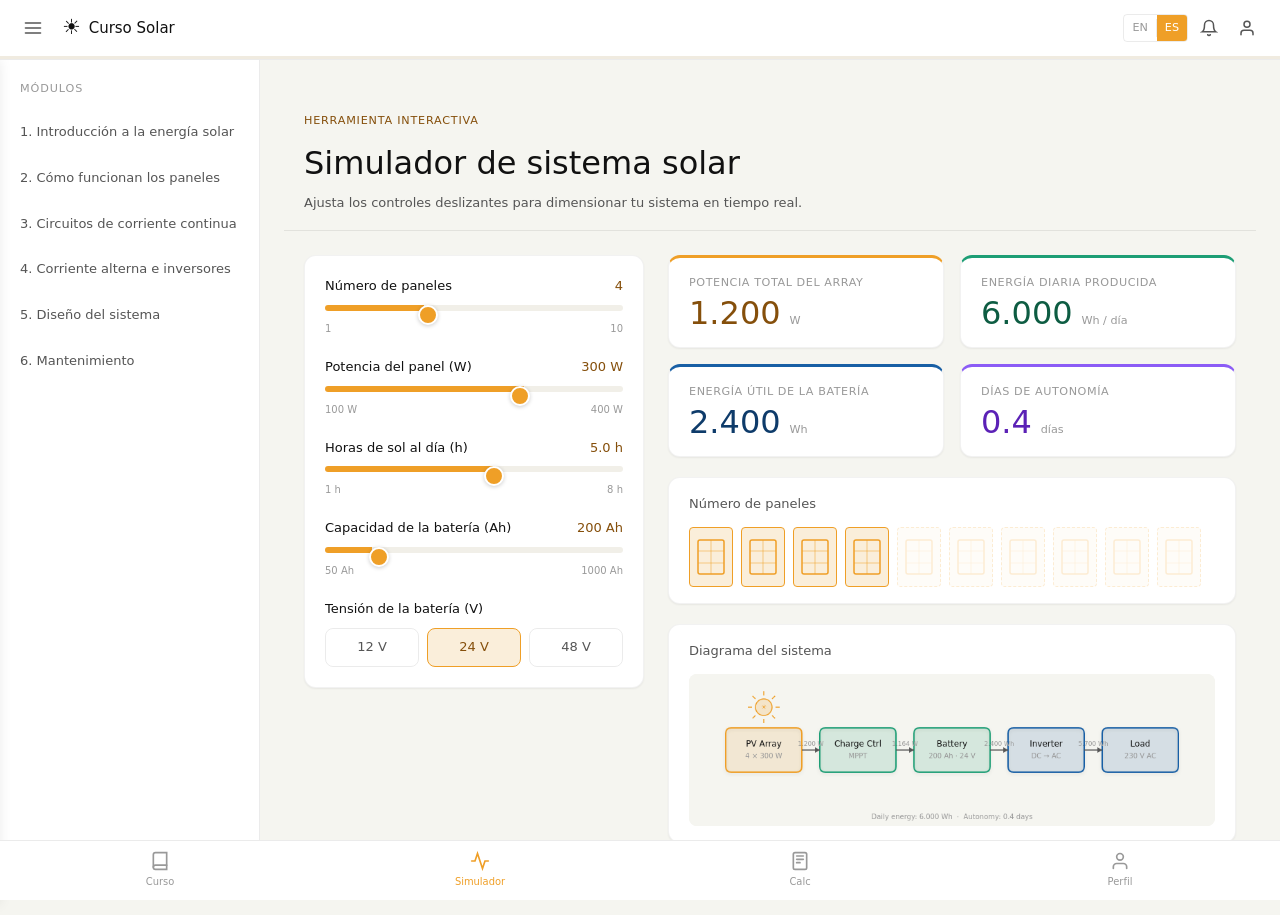
<file: pages/simulator.html>
<!DOCTYPE html>
<html lang="es" data-i18n-base="..">
<head>
  <meta charset="UTF-8" />
  <meta name="viewport" content="width=device-width, initial-scale=1.0" />
  <title data-i18n="simPageTitle">Solar Simulator</title>
  <link rel="stylesheet" href="../css/styles.css" />
  <link rel="stylesheet" href="../css/simulator.css" />
</head>
<body>

  <!-- ══ NAVBAR ══════════════════════════════════════════════ -->
  <header class="navbar" role="banner">
    <div class="navbar__inner">
      <button type="button" class="btn--icon" id="menuBtn" aria-label="Open menu" aria-expanded="false">
        <svg width="20" height="20" viewBox="0 0 24 24" fill="none" stroke="currentColor" stroke-width="2" stroke-linecap="round" aria-hidden="true">
          <line x1="3" y1="6" x2="21" y2="6"/><line x1="3" y1="12" x2="21" y2="12"/><line x1="3" y1="18" x2="21" y2="18"/>
        </svg>
      </button>
      <a href="../index.html" class="navbar__brand">
        <span class="navbar__logo" aria-hidden="true">☀️</span>
        <span data-i18n="brandName">Solar Course</span>
      </a>
      <span class="navbar__spacer"></span>
      <div class="navbar__actions">
        <div class="lang-toggle" role="group" aria-label="Language">
          <button type="button" class="lang-toggle__btn" id="langEn" data-lang="en" aria-pressed="false">EN</button>
          <span class="lang-toggle__sep" aria-hidden="true"></span>
          <button type="button" class="lang-toggle__btn lang-toggle__btn--active" id="langEs" data-lang="es" aria-pressed="true">ES</button>
        </div>
        <button type="button" class="btn--icon" aria-label="Notifications">
          <svg width="18" height="18" viewBox="0 0 24 24" fill="none" stroke="currentColor" stroke-width="2" stroke-linecap="round" aria-hidden="true">
            <path d="M18 8a6 6 0 0 0-12 0c0 7-3 9-3 9h18s-3-2-3-9"/><path d="M13.73 21a2 2 0 0 1-3.46 0"/>
          </svg>
        </button>
        <button type="button" class="btn--icon" aria-label="User account">
          <svg width="18" height="18" viewBox="0 0 24 24" fill="none" stroke="currentColor" stroke-width="2" stroke-linecap="round" aria-hidden="true">
            <path d="M20 21v-2a4 4 0 0 0-4-4H8a4 4 0 0 0-4 4v2"/><circle cx="12" cy="7" r="4"/>
          </svg>
        </button>
      </div>
    </div>
    <div class="navbar__progress" role="progressbar" aria-valuenow="0" aria-valuemin="0" aria-valuemax="100" id="navProgress" aria-label="Course progress">
      <div class="navbar__progress-fill" id="progressFill"></div>
    </div>
  </header>

  <!-- ══ LAYOUT ══════════════════════════════════════════════ -->
  <div class="layout">

    <!-- SIDEBAR (desktop) -->
    <aside class="sidebar" id="sidebar" aria-label="Course navigation">
      <p class="sidebar__section-label" data-i18n="sidebarLabel">Modules</p>
      <ul class="sidebar__list" role="list">
        <li><a href="module1.html" class="sidebar__item" data-module="1"><span class="sidebar__item-text" data-i18n="mod1Title">1. Intro to solar energy</span></a></li>
        <li><a href="module2.html" class="sidebar__item" data-module="2"><span class="sidebar__item-text" data-i18n="mod2Title">2. How panels work</span></a></li>
        <li><a href="module3.html" class="sidebar__item" data-module="3"><span class="sidebar__item-text" data-i18n="mod3Title">3. DC circuits</span></a></li>
        <li><a href="module4.html" class="sidebar__item" data-module="4"><span class="sidebar__item-text" data-i18n="mod4Title">4. AC &amp; inverters</span></a></li>
        <li><a href="module5.html" class="sidebar__item" data-module="5"><span class="sidebar__item-text" data-i18n="mod5Title">5. System design</span></a></li>
        <li><a href="module6.html" class="sidebar__item" data-module="6"><span class="sidebar__item-text" data-i18n="mod6Title">6. Maintenance</span></a></li>
      </ul>
    </aside>

    <!-- Mobile sidebar overlay -->
    <aside class="sidebar sidebar--mobile" id="mobileSidebar" aria-label="Course navigation" aria-hidden="true">
      <p class="sidebar__section-label" data-i18n="sidebarLabel">Modules</p>
      <ul class="sidebar__list" role="list">
        <li><a href="module1.html" class="sidebar__item"><span data-i18n="mod1Title">1. Intro to solar energy</span></a></li>
        <li><a href="module2.html" class="sidebar__item"><span data-i18n="mod2Title">2. How panels work</span></a></li>
        <li><a href="module3.html" class="sidebar__item"><span data-i18n="mod3Title">3. DC circuits</span></a></li>
        <li><a href="module4.html" class="sidebar__item"><span data-i18n="mod4Title">4. AC &amp; inverters</span></a></li>
        <li><a href="module5.html" class="sidebar__item"><span data-i18n="mod5Title">5. System design</span></a></li>
        <li><a href="module6.html" class="sidebar__item"><span data-i18n="mod6Title">6. Maintenance</span></a></li>
      </ul>
    </aside>
    <div class="sidebar-overlay" id="sidebarOverlay" aria-hidden="true"></div>

    <!-- MAIN ══════════════════════════════════════════════════ -->
    <main class="main" id="main">

      <!-- Page header -->
      <header class="sim-header">
        <p class="sim-header__eyebrow" data-i18n="simEyebrow">Interactive tool</p>
        <h1 class="sim-header__title" data-i18n="simTitle">Solar System Simulator</h1>
        <p class="sim-header__sub" data-i18n="simSubtitle">Adjust the sliders to size your system in real time.</p>
      </header>

      <!-- Two-column body -->
      <div class="sim-body">

        <!-- ── LEFT: Controls ─────────────────────────── -->
        <section class="sim-controls" aria-label="Simulator controls">

          <!-- Panels count -->
          <div class="ctrl-group">
            <div class="ctrl-group__label">
              <label class="ctrl-group__name" for="sliderPanels" data-i18n="simPanelsLabel">Number of panels</label>
              <span class="ctrl-group__value" id="valPanels">4</span>
            </div>
            <input type="range" id="sliderPanels" min="1" max="10" step="1" value="4"
                   aria-valuemin="1" aria-valuemax="10" aria-valuenow="4" />
            <div class="ctrl-group__range-labels"><span>1</span><span>10</span></div>
          </div>

          <!-- Panel wattage -->
          <div class="ctrl-group">
            <div class="ctrl-group__label">
              <label class="ctrl-group__name" for="sliderWattage" data-i18n="simWattageLabel">Panel wattage (W)</label>
              <span class="ctrl-group__value" id="valWattage">300 W</span>
            </div>
            <input type="range" id="sliderWattage" min="100" max="400" step="10" value="300"
                   aria-valuemin="100" aria-valuemax="400" aria-valuenow="300" />
            <div class="ctrl-group__range-labels"><span>100 W</span><span>400 W</span></div>
          </div>

          <!-- Daily sun hours -->
          <div class="ctrl-group">
            <div class="ctrl-group__label">
              <label class="ctrl-group__name" for="sliderSun" data-i18n="simSunLabel">Daily sun hours (h)</label>
              <span class="ctrl-group__value" id="valSun">5.0 h</span>
            </div>
            <input type="range" id="sliderSun" min="1" max="8" step="0.5" value="5"
                   aria-valuemin="1" aria-valuemax="8" aria-valuenow="5" />
            <div class="ctrl-group__range-labels"><span>1 h</span><span>8 h</span></div>
          </div>

          <!-- Battery capacity -->
          <div class="ctrl-group">
            <div class="ctrl-group__label">
              <label class="ctrl-group__name" for="sliderBattery" data-i18n="simBatteryLabel">Battery capacity (Ah)</label>
              <span class="ctrl-group__value" id="valBattery">200 Ah</span>
            </div>
            <input type="range" id="sliderBattery" min="50" max="1000" step="50" value="200"
                   aria-valuemin="50" aria-valuemax="1000" aria-valuenow="200" />
            <div class="ctrl-group__range-labels"><span>50 Ah</span><span>1000 Ah</span></div>
          </div>

          <!-- Battery voltage selector -->
          <div class="ctrl-group">
            <div class="ctrl-group__label">
              <span class="ctrl-group__name" data-i18n="simBatteryVoltLabel">Battery voltage (V)</span>
            </div>
            <div class="volt-toggle" role="group" aria-label="Battery voltage">
              <button type="button" class="volt-toggle__btn" data-volt="12">12 V</button>
              <button type="button" class="volt-toggle__btn volt-toggle__btn--active" data-volt="24">24 V</button>
              <button type="button" class="volt-toggle__btn" data-volt="48">48 V</button>
            </div>
          </div>

        </section>

        <!-- ── RIGHT: Results + diagram ──────────────── -->
        <div class="sim-right">

          <!-- Result cards -->
          <div class="results-grid" aria-live="polite" aria-atomic="true">

            <div class="result-card result-card--power">
              <span class="result-card__label" data-i18n="simTotalPower">Total array power</span>
              <div>
                <span class="result-card__value" id="resPower">1 200</span>
                <span class="result-card__unit" data-i18n="simUnitW">W</span>
              </div>
            </div>

            <div class="result-card result-card--energy">
              <span class="result-card__label" data-i18n="simDailyEnergy">Daily energy produced</span>
              <div>
                <span class="result-card__value" id="resEnergy">6 000</span>
                <span class="result-card__unit" data-i18n="simUnitWh">Wh / day</span>
              </div>
            </div>

            <div class="result-card result-card--battery">
              <span class="result-card__label" data-i18n="simBatteryEnergy">Battery usable energy</span>
              <div>
                <span class="result-card__value" id="resBattery">2 400</span>
                <span class="result-card__unit" data-i18n="simUnitWh2">Wh</span>
              </div>
            </div>

            <div class="result-card result-card--autonomy">
              <span class="result-card__label" data-i18n="simAutonomy">Days of autonomy</span>
              <div>
                <span class="result-card__value" id="resAutonomy">—</span>
                <span class="result-card__unit" data-i18n="simUnitDays">days</span>
              </div>
            </div>

          </div>

          <!-- Panel visualiser -->
          <div class="panel-vis-wrap">
            <p class="panel-vis-wrap__title" data-i18n="simPanelsLabel">Number of panels</p>
            <div class="panel-vis" id="panelVis" aria-hidden="true"></div>
          </div>

          <!-- Canvas system diagram -->
          <div class="sim-canvas-wrap">
            <p class="sim-canvas-wrap__title" data-i18n="simDiagramTitle">System diagram</p>
            <canvas id="simCanvas" width="760" height="220"
                    aria-label="Solar system diagram — updates as sliders change"></canvas>
          </div>

        </div><!-- /sim-right -->
      </div><!-- /sim-body -->

    </main>
  </div><!-- /layout -->

  <!-- ══ BOTTOM NAV (mobile) ═════════════════════════════════ -->
  <nav class="bottom-nav" aria-label="Main navigation" role="navigation">
    <a href="../index.html" class="bottom-nav__item" aria-label="Course">
      <svg width="20" height="20" viewBox="0 0 24 24" fill="none" stroke="currentColor" stroke-width="2" stroke-linecap="round" aria-hidden="true">
        <path d="M4 19.5A2.5 2.5 0 0 1 6.5 17H20"/><path d="M6.5 2H20v20H6.5A2.5 2.5 0 0 1 4 19.5v-15A2.5 2.5 0 0 1 6.5 2z"/>
      </svg>
      <span data-i18n="navCourse">Course</span>
    </a>
    <button type="button" class="bottom-nav__item bottom-nav__item--active" aria-label="Simulator" aria-current="page">
      <svg width="20" height="20" viewBox="0 0 24 24" fill="none" stroke="currentColor" stroke-width="2" stroke-linecap="round" aria-hidden="true">
        <polyline points="22 12 18 12 15 21 9 3 6 12 2 12"/>
      </svg>
      <span data-i18n="navSimulator">Simulator</span>
    </button>
    <a href="calculator.html" class="bottom-nav__item" aria-label="Calculator">
      <svg width="20" height="20" viewBox="0 0 24 24" fill="none" stroke="currentColor" stroke-width="2" stroke-linecap="round" aria-hidden="true">
        <rect x="4" y="2" width="16" height="20" rx="2"/><line x1="8" y1="6" x2="16" y2="6"/><line x1="8" y1="10" x2="16" y2="10"/><line x1="8" y1="14" x2="12" y2="14"/>
      </svg>
      <span data-i18n="navCalc">Calc</span>
    </a>
    <a href="profile.html" class="bottom-nav__item" aria-label="Profile">
      <svg width="20" height="20" viewBox="0 0 24 24" fill="none" stroke="currentColor" stroke-width="2" stroke-linecap="round" aria-hidden="true">
        <path d="M20 21v-2a4 4 0 0 0-4-4H8a4 4 0 0 0-4 4v2"/><circle cx="12" cy="7" r="4"/>
      </svg>
      <span data-i18n="navProfile">Profile</span>
    </a>
  </nav>

  <script src="../js/i18n.js"></script>
  <script src="../js/app.js"></script>
  <script>
  /* ── Simulator ─────────────────────────────────────────────
     Standalone — does NOT depend on canvas.js.
     Draws its own live system diagram on #simCanvas.
  ──────────────────────────────────────────────────────────── */
  (function () {
    'use strict';

    /* ── State ──────────────────────────────────────────── */
    const state = {
      panels:  4,
      wattage: 300,
      sun:     5,
      battery: 200,   /* Ah */
      volt:    24,    /* V  */
    };

    /* ── DOM refs ───────────────────────────────────────── */
    const sliders = {
      panels:  document.getElementById('sliderPanels'),
      wattage: document.getElementById('sliderWattage'),
      sun:     document.getElementById('sliderSun'),
      battery: document.getElementById('sliderBattery'),
    };
    const vals = {
      panels:  document.getElementById('valPanels'),
      wattage: document.getElementById('valWattage'),
      sun:     document.getElementById('valSun'),
      battery: document.getElementById('valBattery'),
    };
    const res = {
      power:    document.getElementById('resPower'),
      energy:   document.getElementById('resEnergy'),
      battery:  document.getElementById('resBattery'),
      autonomy: document.getElementById('resAutonomy'),
    };
    const panelVis   = document.getElementById('panelVis');
    const canvas     = document.getElementById('simCanvas');
    const ctx        = canvas.getContext('2d');
    const voltBtns   = document.querySelectorAll('.volt-toggle__btn');

    /* ── Calculations ───────────────────────────────────── */
    function calc() {
      const totalPower   = state.panels * state.wattage;                  /* W  */
      const dailyEnergy  = Math.round(totalPower * state.sun);             /* Wh */
      const battUsable   = Math.round(state.battery * state.volt * 0.5);  /* Wh — 50% DoD */
      const autonomy     = dailyEnergy > 0
        ? (battUsable / dailyEnergy).toFixed(1)
        : '—';

      return { totalPower, dailyEnergy, battUsable, autonomy };
    }

    /* ── Format helpers ─────────────────────────────────── */
    function fmt(n) {
      return n.toLocaleString('de-DE');  /* thousands separator */
    }

    /* ── Update UI ──────────────────────────────────────── */
    function update() {
      const { totalPower, dailyEnergy, battUsable, autonomy } = calc();

      /* Value labels next to sliders */
      vals.panels.textContent  = state.panels;
      vals.wattage.textContent = state.wattage + ' W';
      vals.sun.textContent     = state.sun.toFixed(1) + ' h';
      vals.battery.textContent = state.battery + ' Ah';

      /* ARIA values */
      sliders.panels.setAttribute('aria-valuenow',  state.panels);
      sliders.wattage.setAttribute('aria-valuenow', state.wattage);
      sliders.sun.setAttribute('aria-valuenow',     state.sun);
      sliders.battery.setAttribute('aria-valuenow', state.battery);

      /* Result cards */
      res.power.textContent    = fmt(totalPower);
      res.energy.textContent   = fmt(dailyEnergy);
      res.battery.textContent  = fmt(battUsable);
      res.autonomy.textContent = autonomy;

      /* Panel visualiser */
      renderPanelVis();

      /* Slider fill (CSS custom property tracks progress) */
      updateSliderFills();

      /* Canvas diagram */
      drawDiagram(totalPower, dailyEnergy, battUsable);
    }

    /* ── Slider track fill ──────────────────────────────── */
    function updateSliderFills() {
      Object.entries(sliders).forEach(([key, el]) => {
        const min = parseFloat(el.min);
        const max = parseFloat(el.max);
        const val = parseFloat(el.value);
        const pct = ((val - min) / (max - min)) * 100;
        el.style.background =
          `linear-gradient(to right, var(--clr-amber) ${pct}%, var(--clr-surface-alt) ${pct}%)`;
      });
    }

    /* ── Panel visualiser (icon grid) ───────────────────── */
    const PANEL_SVG = `<svg width="28" height="36" viewBox="0 0 28 36" fill="none" xmlns="http://www.w3.org/2000/svg">
      <rect x="1" y="1" width="26" height="34" rx="2" fill="#FAEEDA" stroke="#EF9F27" stroke-width="1.5"/>
      <line x1="14" y1="1" x2="14" y2="35" stroke="#EF9F27" stroke-width="1" opacity=".5"/>
      <line x1="1" y1="12" x2="27" y2="12" stroke="#EF9F27" stroke-width="1" opacity=".5"/>
      <line x1="1" y1="24" x2="27" y2="24" stroke="#EF9F27" stroke-width="1" opacity=".5"/>
    </svg>`;

    function renderPanelVis() {
      const MAX = 10;
      panelVis.innerHTML = '';
      for (let i = 0; i < MAX; i++) {
        const div = document.createElement('div');
        div.className = 'panel-icon' + (i >= state.panels ? ' panel-icon--ghost' : '');
        div.innerHTML = PANEL_SVG;
        panelVis.appendChild(div);
      }
    }

    /* ══ Canvas diagram ════════════════════════════════════
       Draws: [PV Array] → [Charge Ctrl] → [Battery] → [Inverter] → [Load]
       Annotations update live with calculated values.
    ══════════════════════════════════════════════════════ */
    const C = {
      amber:   '#EF9F27',
      teal:    '#1D9E75',
      blue:    '#185FA5',
      purple:  '#7C3AED',
      gray:    '#555',
      label:   '#111',
      sub:     '#999',
      bg:      '#F5F5F0',
    };

    function rr(cx, x, y, w, h, r) {
      cx.beginPath();
      cx.moveTo(x + r, y);
      cx.lineTo(x + w - r, y);
      cx.quadraticCurveTo(x + w, y, x + w, y + r);
      cx.lineTo(x + w, y + h - r);
      cx.quadraticCurveTo(x + w, y + h, x + w - r, y + h);
      cx.lineTo(x + r, y + h);
      cx.quadraticCurveTo(x, y + h, x, y + h - r);
      cx.lineTo(x, y + r);
      cx.quadraticCurveTo(x, y, x + r, y);
      cx.closePath();
    }

    function drawBox(cx, x, y, w, h, color, label, sub) {
      /* shadow */
      cx.shadowColor   = 'rgba(0,0,0,.10)';
      cx.shadowBlur    = 5;
      cx.shadowOffsetY = 2;

      cx.fillStyle   = color + '22';
      cx.strokeStyle = color;
      cx.lineWidth   = 2;
      rr(cx, x, y, w, h, 8);
      cx.fill();
      cx.stroke();

      cx.shadowColor = 'transparent';

      cx.fillStyle     = C.label;
      cx.font          = '500 12px system-ui,sans-serif';
      cx.textAlign     = 'center';
      cx.textBaseline  = 'middle';
      cx.fillText(label, x + w / 2, y + h / 2 - (sub ? 8 : 0));

      if (sub) {
        cx.fillStyle = C.sub;
        cx.font      = '400 10px system-ui,sans-serif';
        cx.fillText(sub, x + w / 2, y + h / 2 + 9);
      }
    }

    function drawArrow(cx, x1, y1, x2, y2, label) {
      const headLen = 8;
      const angle   = Math.atan2(y2 - y1, x2 - x1);

      cx.strokeStyle = C.gray;
      cx.lineWidth   = 1.5;
      cx.beginPath();
      cx.moveTo(x1, y1);
      cx.lineTo(x2, y2);
      cx.stroke();

      cx.fillStyle = C.gray;
      cx.beginPath();
      cx.moveTo(x2, y2);
      cx.lineTo(x2 - headLen * Math.cos(angle - Math.PI / 6), y2 - headLen * Math.sin(angle - Math.PI / 6));
      cx.lineTo(x2 - headLen * Math.cos(angle + Math.PI / 6), y2 - headLen * Math.sin(angle + Math.PI / 6));
      cx.closePath();
      cx.fill();

      if (label) {
        cx.fillStyle    = C.sub;
        cx.font         = '400 9px system-ui,sans-serif';
        cx.textAlign    = 'center';
        cx.textBaseline = 'middle';
        const mx = (x1 + x2) / 2;
        const my = (y1 + y2) / 2;
        cx.fillText(label, mx, my - 8);
      }
    }

    function drawSunRays(cx, cx0, cy0, r) {
      cx.strokeStyle = C.amber;
      cx.lineWidth   = 1.5;
      for (let i = 0; i < 8; i++) {
        const a  = (i / 8) * Math.PI * 2;
        const r1 = r + 5;
        const r2 = r + 11;
        cx.beginPath();
        cx.moveTo(cx0 + Math.cos(a) * r1, cy0 + Math.sin(a) * r1);
        cx.lineTo(cx0 + Math.cos(a) * r2, cy0 + Math.sin(a) * r2);
        cx.stroke();
      }
      /* Sun circle */
      cx.fillStyle   = C.amber + '33';
      cx.strokeStyle = C.amber;
      cx.lineWidth   = 1.5;
      cx.beginPath();
      cx.arc(cx0, cy0, r, 0, Math.PI * 2);
      cx.fill();
      cx.stroke();
      cx.fillStyle    = C.amber;
      cx.font         = '500 9px system-ui,sans-serif';
      cx.textAlign    = 'center';
      cx.textBaseline = 'middle';
      cx.fillText('☀', cx0, cy0 + 1);
    }

    function drawDiagram(totalPower, dailyEnergy, battUsable) {
      const W = canvas.width;
      const H = canvas.height;

      /* Clear */
      ctx.clearRect(0, 0, W, H);
      ctx.fillStyle = C.bg;
      ctx.fillRect(0, 0, W, H);

      /* Layout constants */
      const boxH  = 64;
      const boxW  = 110;
      const gap   = 26;         /* space between boxes */
      const y0    = (H - boxH) / 2;

      /* 5 boxes: PV | CC | BAT | INV | LOAD */
      /* Total width: 5*boxW + 4*gap = 550+104 = 654; centre in W=760 */
      const startX = (W - (5 * boxW + 4 * gap)) / 2;

      const bx = (i) => startX + i * (boxW + gap);

      /* Sun icon above PV box */
      drawSunRays(ctx, bx(0) + boxW / 2, y0 - 30, 12);

      /* PV Array */
      drawBox(ctx, bx(0), y0, boxW, boxH, C.amber,
        'PV Array',
        `${state.panels} × ${state.wattage} W`);

      /* Charge Controller */
      drawBox(ctx, bx(1), y0, boxW, boxH, C.teal,
        'Charge Ctrl',
        'MPPT');

      /* Battery */
      drawBox(ctx, bx(2), y0, boxW, boxH, C.teal,
        'Battery',
        `${state.battery} Ah · ${state.volt} V`);

      /* Inverter */
      drawBox(ctx, bx(3), y0, boxW, boxH, C.blue,
        'Inverter',
        'DC → AC');

      /* Load */
      drawBox(ctx, bx(4), y0, boxW, boxH, C.blue,
        'Load',
        '230 V AC');

      /* Arrows with live labels */
      const midY = y0 + boxH / 2;

      drawArrow(ctx, bx(0) + boxW, midY, bx(1), midY,
        `${fmt(totalPower)} W`);

      drawArrow(ctx, bx(1) + boxW, midY, bx(2), midY,
        `${fmt(Math.round(totalPower * 0.97))} W`);

      drawArrow(ctx, bx(2) + boxW, midY, bx(3), midY,
        `${fmt(battUsable)} Wh`);

      drawArrow(ctx, bx(3) + boxW, midY, bx(4), midY,
        `${fmt(Math.round(dailyEnergy * 0.95))} Wh`);

      /* Bottom annotation: daily energy & autonomy */
      const { autonomy } = calc();
      ctx.fillStyle    = C.sub;
      ctx.font         = '400 10px system-ui,sans-serif';
      ctx.textAlign    = 'center';
      ctx.textBaseline = 'alphabetic';
      ctx.fillText(
        `Daily energy: ${fmt(dailyEnergy)} Wh  ·  Autonomy: ${autonomy} days`,
        W / 2, H - 10
      );
    }

    /* ── Event listeners ────────────────────────────────── */
    sliders.panels.addEventListener('input', (e) => {
      state.panels = parseInt(e.target.value, 10);
      update();
    });
    sliders.wattage.addEventListener('input', (e) => {
      state.wattage = parseInt(e.target.value, 10);
      update();
    });
    sliders.sun.addEventListener('input', (e) => {
      state.sun = parseFloat(e.target.value);
      update();
    });
    sliders.battery.addEventListener('input', (e) => {
      state.battery = parseInt(e.target.value, 10);
      update();
    });

    voltBtns.forEach(btn => {
      btn.addEventListener('click', () => {
        voltBtns.forEach(b => b.classList.remove('volt-toggle__btn--active'));
        btn.classList.add('volt-toggle__btn--active');
        state.volt = parseInt(btn.dataset.volt, 10);
        update();
      });
    });

    /* ── i18n: re-translate diagram annotation on lang change ── */
    document.addEventListener('SolarLearnReady', () => {
      /* app.js fires SolarLearnReady; at that point I18n is ready */
      update();   /* initial render with correct lang already set  */
    });

    /* Fallback: run immediately if app.js already fired */
    if (document.readyState !== 'loading') {
      update();
    }

  })();
  </script>
</body>
</html>
</file>
<file: css/styles.css>
/* ═══════════════════════════════════════════════════════════════
   SOLAR LEARN — Design System v2
   Mobile-first · Exact design reference palette
═══════════════════════════════════════════════════════════════ */

/* ─── 1. DESIGN TOKENS ─────────────────────────────────────── */
:root {
  /* Amber / primary */
  --clr-amber:        #EF9F27;
  --clr-amber-bg:     #FAEEDA;
  --clr-amber-text:   #854F0B;
  --clr-amber-dark:   #C97D00;

  /* Semantic accent colours */
  --clr-teal:         #1D9E75;
  --clr-teal-bg:      #E0F4ED;
  --clr-teal-text:    #0D5C42;

  --clr-blue:         #185FA5;
  --clr-blue-bg:      #E0EAF6;
  --clr-blue-text:    #0E3B6A;

  --clr-green:        #3B6D11;
  --clr-green-bg:     #E6F0D8;
  --clr-green-text:   #2A4D0A;

  /* Status pills */
  --pill-done-bg:     #E6F0D8;
  --pill-done-fg:     #3B6D11;
  --pill-active-bg:   #FAEEDA;
  --pill-active-fg:   #854F0B;
  --pill-locked-bg:   #EBEBEB;
  --pill-locked-fg:   #717171;

  /* Neutral scale */
  --clr-bg:           #F5F5F0;
  --clr-surface:      #FFFFFF;
  --clr-surface-alt:  #F1EFE8;
  --clr-border:       rgba(0,0,0,.08);
  --clr-border-card:  rgba(0,0,0,.05);
  --clr-text:         #111111;
  --clr-text-2:       #555555;
  --clr-text-3:       #999999;
  --clr-overlay:      rgba(0,0,0,.4);

  /* Elevation */
  --shadow-sm: 0 1px 2px rgba(0,0,0,.06);
  --shadow-md: 0 4px 12px rgba(0,0,0,.08);

  /* Typography — system sans, weights 400/500 only */
  --font: system-ui, -apple-system, 'Segoe UI', sans-serif;
  --fw-normal: 400;
  --fw-medium: 500;

  --fs-xs:   .70rem;
  --fs-sm:   .8125rem;
  --fs-base: .9375rem;
  --fs-lg:   1.125rem;
  --fs-xl:   1.5rem;
  --fs-2xl:  2rem;

  --lh-tight: 1.2;
  --lh-snug:  1.4;
  --lh-base:  1.6;

  /* Spacing (4-pt) */
  --sp-1: .25rem;
  --sp-2: .5rem;
  --sp-3: .75rem;
  --sp-4: 1rem;
  --sp-5: 1.25rem;
  --sp-6: 1.5rem;
  --sp-8: 2rem;
  --sp-10: 2.5rem;
  --sp-12: 3rem;

  /* Radii */
  --r-sm:   4px;
  --r-md:   8px;
  --r-lg:   12px;
  --r-xl:   16px;
  --r-full: 9999px;

  /* Layout */
  --navbar-h:      56px;
  --sidebar-w:     260px;
  --bottom-nav-h:  60px;
  --content-max:   820px;

  /* Transitions */
  --ease: cubic-bezier(.4,0,.2,1);
  --dur:  200ms;
}

/* ─── 2. RESET & BASE ───────────────────────────────────────── */
*, *::before, *::after { box-sizing: border-box; margin: 0; padding: 0; }
html { scroll-behavior: smooth; -webkit-text-size-adjust: 100%; }

body {
  font-family: var(--font);
  font-size: var(--fs-base);
  font-weight: var(--fw-normal);
  line-height: var(--lh-base);
  color: var(--clr-text);
  background: var(--clr-bg);
  padding-top: var(--navbar-h);
  padding-bottom: var(--bottom-nav-h);
}

a { color: inherit; text-decoration: none; }
ul, ol { list-style: none; }
img, svg { display: block; max-width: 100%; }
button { cursor: pointer; border: none; background: none; font: inherit; }

/* ─── 3. BUTTONS ────────────────────────────────────────────── */
.btn {
  display: inline-flex;
  align-items: center;
  gap: var(--sp-2);
  font-weight: var(--fw-medium);
  border-radius: var(--r-full);
  transition: background var(--dur) var(--ease), opacity var(--dur) var(--ease);
  white-space: nowrap;
  user-select: none;
  cursor: pointer;
}
.btn:focus-visible { outline: 2px solid var(--clr-amber); outline-offset: 2px; }
.btn:active { opacity: .85; }

.btn--sm  { padding: var(--sp-1) var(--sp-3); font-size: var(--fs-xs); }
.btn--md  { padding: var(--sp-2) var(--sp-4); font-size: var(--fs-sm); }

.btn--amber {
  background: var(--clr-amber);
  color: #fff;
}
.btn--amber:hover { background: var(--clr-amber-dark); }

.btn--ghost-amber {
  background: var(--clr-amber-bg);
  color: var(--clr-amber-text);
}
.btn--ghost-amber:hover { background: #f0d8a8; }

.btn--icon {
  width: 34px;
  height: 34px;
  border-radius: var(--r-md);
  display: flex;
  align-items: center;
  justify-content: center;
  color: var(--clr-text-2);
  transition: background var(--dur) var(--ease);
}
.btn--icon:hover { background: var(--clr-amber-bg); color: var(--clr-amber-text); }

/* ─── 4. STATUS PILLS ───────────────────────────────────────── */
.pill {
  display: inline-flex;
  align-items: center;
  gap: 4px;
  padding: 2px var(--sp-3);
  border-radius: var(--r-full);
  font-size: var(--fs-xs);
  font-weight: var(--fw-medium);
  line-height: 1;
}
.pill--done   { background: var(--pill-done-bg);   color: var(--pill-done-fg); }
.pill--active { background: var(--pill-active-bg); color: var(--pill-active-fg); }
.pill--locked { background: var(--pill-locked-bg); color: var(--pill-locked-fg); }

/* ─── 5. NAVBAR ─────────────────────────────────────────────── */
.navbar {
  position: fixed;
  top: 0;
  left: 0;
  right: 0;
  z-index: 100;
  background: var(--clr-surface);
  border-bottom: 1px solid var(--clr-border);
}

.navbar__inner {
  height: var(--navbar-h);
  display: flex;
  align-items: center;
  padding: 0 var(--sp-4);
  gap: var(--sp-3);
}

/* 3px amber progress bar below navbar */
.navbar__progress {
  height: 3px;
  background: #F0EBE0;
  overflow: hidden;
}
.navbar__progress-fill {
  height: 100%;
  width: 0%;
  background: var(--clr-amber);
  transition: width 400ms var(--ease);
}

.navbar__brand {
  display: flex;
  align-items: center;
  gap: var(--sp-2);
  font-weight: var(--fw-medium);
  font-size: var(--fs-base);
  color: var(--clr-text);
  flex-shrink: 0;
}
.navbar__logo { font-size: 1.3rem; }
.navbar__spacer { flex: 1; }

.navbar__actions {
  display: flex;
  align-items: center;
  gap: var(--sp-1);
}

/* Language toggle */
.lang-toggle {
  display: flex;
  align-items: center;
  border: 1px solid var(--clr-border);
  border-radius: var(--r-sm);
  overflow: hidden;
  font-size: var(--fs-xs);
}
.lang-toggle__btn {
  padding: 4px 8px;
  color: var(--clr-text-3);
  background: transparent;
  border: none;
  cursor: pointer;
  font-weight: var(--fw-normal);
  font-family: var(--font);
  transition: background var(--dur) var(--ease), color var(--dur) var(--ease);
}
.lang-toggle__btn:hover { background: var(--clr-amber-bg); color: var(--clr-amber-text); }
.lang-toggle__btn--active { background: var(--clr-amber); color: #fff; }
.lang-toggle__sep { width: 1px; height: 18px; background: var(--clr-border); }

/* ─── 6. LAYOUT ─────────────────────────────────────────────── */
.layout {
  display: flex;
  min-height: calc(100vh - var(--navbar-h));
}

/* ─── 7. SIDEBAR ────────────────────────────────────────────── */
.sidebar {
  display: none;
  flex-direction: column;
  position: sticky;
  top: var(--navbar-h);
  height: calc(100vh - var(--navbar-h));
  width: var(--sidebar-w);
  flex-shrink: 0;
  background: var(--clr-surface);
  border-right: 1px solid var(--clr-border);
  overflow-y: auto;
  padding: var(--sp-6) 0;
  scrollbar-width: thin;
  scrollbar-color: var(--clr-border) transparent;
}

@media (min-width: 768px) {
  .sidebar { display: flex; }
  body { padding-bottom: 0; }
  .bottom-nav { display: none; }
}

.sidebar__section-label {
  padding: 0 var(--sp-5);
  font-size: var(--fs-xs);
  font-weight: var(--fw-medium);
  color: var(--clr-text-3);
  text-transform: uppercase;
  letter-spacing: .08em;
  margin-bottom: var(--sp-3);
}

.sidebar__list { display: flex; flex-direction: column; gap: 1px; }

.sidebar__item {
  display: flex;
  align-items: center;
  gap: var(--sp-3);
  padding: var(--sp-3) var(--sp-5);
  font-size: var(--fs-sm);
  font-weight: var(--fw-normal);
  color: var(--clr-text-2);
  transition: background var(--dur) var(--ease);
  cursor: pointer;
}
.sidebar__item:hover { background: var(--clr-amber-bg); }
.sidebar__item--active {
  background: var(--clr-amber-bg);
  color: var(--clr-amber-text);
  font-weight: var(--fw-medium);
}
.sidebar__item-text { flex: 1; }

/* Mobile sidebar (overlay) */
.sidebar--mobile {
  display: flex;
  position: fixed;
  top: var(--navbar-h);
  left: 0;
  bottom: 0;
  z-index: 90;
  transform: translateX(-100%);
  transition: transform var(--dur) var(--ease);
  box-shadow: var(--shadow-md);
}
.sidebar--mobile.sidebar--open { transform: translateX(0); }

.sidebar-overlay {
  display: none;
  position: fixed;
  inset: 0;
  background: var(--clr-overlay);
  z-index: 89;
}
.sidebar-overlay--visible { display: block; }

/* ─── 8. MAIN ───────────────────────────────────────────────── */
.main {
  flex: 1;
  min-width: 0;
  padding: var(--sp-6) var(--sp-4) var(--sp-12);
}
@media (min-width: 640px) { .main { padding: var(--sp-8) var(--sp-6) var(--sp-12); } }

/* ─── 9. PAGE HEADER ────────────────────────────────────────── */
.page-header {
  margin-bottom: var(--sp-6);
}
.page-header__title {
  font-size: var(--fs-lg);
  font-weight: var(--fw-medium);
  color: var(--clr-text);
  margin-bottom: var(--sp-1);
}
.page-header__sub {
  font-size: var(--fs-xs);
  color: var(--clr-text-3);
}

/* ─── 10. STATS ROW ─────────────────────────────────────────── */
.stats-row {
  display: grid;
  grid-template-columns: 1fr 1fr;
  gap: var(--sp-3);
  margin-bottom: var(--sp-6);
}

.stat-card {
  background: var(--clr-surface);
  border: .5px solid var(--clr-border-card);
  border-radius: var(--r-lg);
  padding: var(--sp-4) var(--sp-5);
  display: flex;
  flex-direction: column;
  gap: var(--sp-1);
}
.stat-card__label {
  font-size: var(--fs-xs);
  color: var(--clr-text-3);
}
.stat-card__value {
  font-size: var(--fs-2xl);
  font-weight: var(--fw-medium);
  color: var(--clr-text);
  line-height: var(--lh-tight);
}
.stat-card__sub {
  font-size: var(--fs-xs);
  color: var(--clr-text-3);
}

/* ─── 11. SECTION TITLE ─────────────────────────────────────── */
.section-title {
  font-size: var(--fs-sm);
  font-weight: var(--fw-medium);
  color: var(--clr-text-3);
  text-transform: uppercase;
  letter-spacing: .07em;
  margin-bottom: var(--sp-3);
}

/* ─── 12. MODULE CARDS ──────────────────────────────────────── */
.modules-list {
  display: flex;
  flex-direction: column;
  gap: var(--sp-3);
  margin-bottom: var(--sp-8);
}

.module-card {
  background: var(--clr-surface);
  border: .5px solid var(--clr-border-card);
  border-radius: var(--r-lg);
  padding: var(--sp-4);
  display: flex;
  align-items: flex-start;
  gap: var(--sp-4);
  transition: box-shadow var(--dur) var(--ease);
  cursor: pointer;
}
.module-card:hover:not(.module-card--locked) { box-shadow: var(--shadow-md); }
.module-card--locked { opacity: .5; pointer-events: none; }

/* Colored icon square 40×40 / radius 10px */
.module-card__icon {
  width: 40px;
  height: 40px;
  border-radius: 10px;
  display: flex;
  align-items: center;
  justify-content: center;
  font-size: 1.2rem;
  flex-shrink: 0;
}
.module-card__icon--amber { background: var(--clr-amber-bg); color: var(--clr-amber); }
.module-card__icon--teal  { background: var(--clr-teal-bg);  color: var(--clr-teal);  }
.module-card__icon--blue  { background: var(--clr-blue-bg);  color: var(--clr-blue);  }
.module-card__icon--green { background: var(--clr-green-bg); color: var(--clr-green); }
.module-card__icon--gray  { background: var(--pill-locked-bg); color: var(--pill-locked-fg); }
.module-card__icon .ti    { font-size: 22px; line-height: 1; }

.module-card__body {
  flex: 1;
  min-width: 0;
  display: flex;
  flex-direction: column;
  gap: 2px;
}
.module-card__title {
  font-size: var(--fs-sm);
  font-weight: var(--fw-medium);
  color: var(--clr-text);
  line-height: var(--lh-snug);
}
.module-card__desc {
  font-size: var(--fs-xs);
  color: var(--clr-text-3);
  line-height: var(--lh-snug);
}
.module-card__meta {
  display: flex;
  align-items: center;
  gap: var(--sp-3);
  margin-top: var(--sp-2);
  flex-wrap: wrap;
}
.module-card__duration {
  display: flex;
  align-items: center;
  gap: 4px;
  font-size: var(--fs-xs);
  color: var(--clr-text-3);
}

/* ─── 13. CANVAS SECTION ────────────────────────────────────── */
.canvas-section {
  background: var(--clr-surface-alt);
  border-radius: var(--r-xl);
  padding: var(--sp-5);
  margin-bottom: var(--sp-8);
}
.canvas-section__title {
  font-size: var(--fs-sm);
  font-weight: var(--fw-medium);
  color: var(--clr-text-2);
  margin-bottom: var(--sp-4);
}
.canvas-section canvas {
  display: block;
  width: 100%;
  border-radius: var(--r-md);
  background: var(--clr-surface);
}
.canvas-section__controls {
  display: flex;
  gap: var(--sp-2);
  margin-top: var(--sp-3);
  flex-wrap: wrap;
}

/* ─── 14. BOTTOM NAV (mobile, 4 items) ─────────────────────── */
.bottom-nav {
  position: fixed;
  bottom: 0;
  left: 0;
  right: 0;
  height: var(--bottom-nav-h);
  background: var(--clr-surface);
  border-top: 1px solid var(--clr-border);
  display: flex;
  z-index: 100;
}

.bottom-nav__item {
  flex: 1;
  display: flex;
  flex-direction: column;
  align-items: center;
  justify-content: center;
  gap: 3px;
  font-size: .62rem;
  font-weight: var(--fw-normal);
  color: var(--clr-text-3);
  transition: color var(--dur) var(--ease);
  padding: var(--sp-1);
  border: none;
  background: none;
  cursor: pointer;
}
.bottom-nav__item--active { color: var(--clr-amber); }
.bottom-nav__item svg { flex-shrink: 0; }

/* ─── 15. LESSON / MODULE PAGES ─────────────────────────────── */
.lesson-wrap { max-width: var(--content-max); margin: 0 auto; }

.lesson-header {
  padding: var(--sp-6) 0 var(--sp-5);
  border-bottom: 1px solid var(--clr-border);
  margin-bottom: var(--sp-6);
}
.lesson-header__eyebrow {
  font-size: var(--fs-xs);
  font-weight: var(--fw-medium);
  color: var(--clr-text-3);
  text-transform: uppercase;
  letter-spacing: .08em;
  margin-bottom: var(--sp-2);
}
.lesson-header__title {
  font-size: var(--fs-xl);
  font-weight: var(--fw-medium);
  line-height: var(--lh-tight);
}
.lesson-header__meta {
  display: flex;
  gap: var(--sp-4);
  margin-top: var(--sp-3);
  font-size: var(--fs-xs);
  color: var(--clr-text-3);
}

.content-block { margin-bottom: var(--sp-6); }
.content-block h2 {
  font-size: var(--fs-lg);
  font-weight: var(--fw-medium);
  margin-bottom: var(--sp-3);
}
.content-block p {
  color: var(--clr-text-2);
  margin-bottom: var(--sp-3);
  font-size: var(--fs-sm);
}
.content-block ul {
  list-style: disc;
  padding-left: var(--sp-5);
  color: var(--clr-text-2);
  font-size: var(--fs-sm);
  display: flex;
  flex-direction: column;
  gap: var(--sp-2);
}

.callout {
  display: flex;
  gap: var(--sp-3);
  padding: var(--sp-4);
  border-radius: var(--r-lg);
  margin-bottom: var(--sp-4);
  font-size: var(--fs-sm);
}
.callout--info { background: var(--clr-blue-bg); color: var(--clr-blue-text); }
.callout--tip  { background: var(--clr-amber-bg); color: var(--clr-amber-text); }

.complete-btn {
  display: flex;
  align-items: center;
  gap: var(--sp-3);
  padding: var(--sp-3) var(--sp-5);
  border-radius: var(--r-lg);
  background: var(--clr-green-bg);
  border: 1px solid #b8d48a;
  color: var(--clr-green);
  font-size: var(--fs-sm);
  font-weight: var(--fw-medium);
  cursor: pointer;
  transition: background var(--dur) var(--ease);
}
.complete-btn:hover { background: #d4e9b8; }
.complete-btn--done { background: var(--clr-green); color: #fff; border-color: var(--clr-green); cursor: default; }

.lesson-nav {
  display: flex;
  justify-content: space-between;
  gap: var(--sp-4);
  padding-top: var(--sp-6);
  border-top: 1px solid var(--clr-border);
}

/* ─── 16. ACCESSIBILITY ─────────────────────────────────────── */
.sr-only {
  position: absolute;
  width: 1px; height: 1px;
  padding: 0; margin: -1px;
  overflow: hidden; clip: rect(0,0,0,0);
  white-space: nowrap; border: 0;
}
:focus-visible {
  outline: 2px solid var(--clr-amber);
  outline-offset: 2px;
  border-radius: var(--r-sm);
}
@media (prefers-reduced-motion: reduce) {
  *, *::before, *::after {
    animation-duration: .01ms !important;
    transition-duration: .01ms !important;
  }
}

/* ── 17. QUIZ MODAL ──────────────────────────────────── */
.modal-overlay {
  position: fixed; inset: 0;
  background: rgba(0, 0, 0, .45);
  display: flex; align-items: center; justify-content: center;
  z-index: 200; padding: var(--sp-4);
}
.modal-overlay[hidden] { display: none; }

.modal {
  background: var(--clr-surface);
  border-radius: var(--r-xl);
  max-width: 560px; width: 100%;
  max-height: 90dvh;
  display: flex; flex-direction: column; overflow: hidden;
  box-shadow: 0 20px 60px rgba(0, 0, 0, .22);
}

.modal__header {
  padding: var(--sp-4) var(--sp-5);
  border-bottom: 1px solid var(--clr-border);
  display: flex; justify-content: space-between; align-items: center;
  gap: var(--sp-3);
}
.modal__title {
  font-size: var(--fs-base); font-weight: var(--fw-medium);
  color: var(--clr-text-1); margin: 0;
}
.modal__counter {
  font-size: var(--fs-xs); color: var(--clr-text-3);
  white-space: nowrap;
}
.modal__close-btn {
  display: flex; align-items: center; justify-content: center;
  width: 32px; height: 32px; border-radius: var(--r-full);
  border: none; background: transparent; cursor: pointer;
  color: var(--clr-text-3); transition: background var(--dur) var(--ease);
}
.modal__close-btn:hover { background: var(--clr-bg); color: var(--clr-text-1); }

.modal__body {
  padding: var(--sp-5); overflow-y: auto; flex: 1;
}
.modal__footer {
  padding: var(--sp-4) var(--sp-5);
  border-top: 1px solid var(--clr-border);
  display: flex; justify-content: space-between; gap: var(--sp-3);
}

/* Quiz trigger button */
.quiz-trigger {
  display: flex; align-items: center; gap: var(--sp-3);
  width: 100%; padding: var(--sp-4) var(--sp-5);
  background: var(--clr-amber-bg);
  border: 1.5px solid var(--clr-amber);
  border-radius: var(--r-lg); cursor: pointer;
  font-size: var(--fs-base); font-weight: var(--fw-medium);
  color: var(--clr-amber-text); text-align: left;
  transition: background var(--dur) var(--ease), transform var(--dur) var(--ease);
}
.quiz-trigger:hover { background: #f7e3ad; transform: translateY(-1px); }
.quiz-trigger__icon { font-size: 1.25rem; flex-shrink: 0; }
.quiz-trigger__content { display: flex; flex-direction: column; gap: 2px; flex: 1; }
.quiz-trigger__sub { font-size: var(--fs-xs); color: var(--clr-amber-dark); font-weight: var(--fw-regular); }
.quiz-trigger__arrow { margin-left: auto; color: var(--clr-amber-dark); font-size: 1rem; }

/* Quiz question + options */
.modal-quiz-qtext {
  font-size: var(--fs-base); font-weight: var(--fw-medium);
  color: var(--clr-text-1); margin: 0 0 var(--sp-4);
  line-height: 1.5;
}
.modal-quiz-option {
  display: flex; align-items: center; gap: var(--sp-3);
  width: 100%; padding: var(--sp-3) var(--sp-4);
  border-radius: var(--r-md); border: 1px solid var(--clr-border);
  cursor: pointer; font-size: var(--fs-sm); color: var(--clr-text-2);
  background: var(--clr-bg); text-align: left;
  transition: background var(--dur) var(--ease), border-color var(--dur) var(--ease);
  margin-bottom: var(--sp-2);
}
.modal-quiz-option:hover:not(:disabled) { background: var(--clr-amber-bg); border-color: var(--clr-amber); }
.modal-quiz-option:disabled { cursor: default; }
.modal-quiz-option--correct { background: var(--clr-green-bg) !important; border-color: var(--clr-green) !important; color: var(--clr-green-text) !important; }
.modal-quiz-option--wrong   { background: #fdecea !important; border-color: #e53935 !important; color: #c62828 !important; }

.modal-quiz-letter {
  width: 26px; height: 26px; flex-shrink: 0;
  border-radius: var(--r-full); background: var(--clr-border);
  display: flex; align-items: center; justify-content: center;
  font-size: var(--fs-xs); font-weight: var(--fw-medium);
}

.modal-quiz-feedback {
  font-size: var(--fs-xs); min-height: 20px;
  margin-top: var(--sp-3); padding: 0;
}
.modal-quiz-feedback--ok  { color: var(--clr-green); }
.modal-quiz-feedback--err { color: #c62828; }

.modal-quiz-result {
  display: flex; flex-direction: column; align-items: center;
  justify-content: center; padding: var(--sp-8) 0; gap: var(--sp-2);
}
.modal-quiz-score {
  font-size: 3rem; font-weight: var(--fw-bold);
  color: var(--clr-amber); line-height: 1;
}
.modal-quiz-score-label {
  font-size: var(--fs-sm); color: var(--clr-text-2); margin: 0;
}
</file>
<file: css/calculator.css>
/* ── Calculator local styles ─────────────────────── */

/* ── Page header ── */
.calc-header {
  padding: var(--sp-6) var(--sp-5) var(--sp-4);
  border-bottom: 1px solid var(--clr-border);
}
.calc-header__eyebrow {
  font-size: var(--fs-xs);
  font-weight: var(--fw-medium);
  text-transform: uppercase;
  letter-spacing: .07em;
  color: var(--clr-amber-text);
  margin-bottom: var(--sp-2);
}
.calc-header__title {
  font-size: var(--fs-2xl);
  font-weight: var(--fw-medium);
  color: var(--clr-text);
  margin-bottom: var(--sp-1);
}
.calc-header__sub {
  font-size: var(--fs-sm);
  color: var(--clr-text-2);
}

/* ── Mode tab bar ── */
.calc-mode-bar {
  display: flex;
  gap: var(--sp-2);
  padding: var(--sp-4) var(--sp-5) 0;
}
.calc-mode-btn {
  flex: 1;
  max-width: 240px;
  padding: var(--sp-3) var(--sp-4);
  border: 1.5px solid var(--clr-border);
  border-radius: var(--r-lg);
  background: transparent;
  font-size: var(--fs-sm);
  font-weight: var(--fw-medium);
  color: var(--clr-text-2);
  cursor: pointer;
  transition: all .15s;
}
.calc-mode-btn--active {
  border-color: var(--clr-amber);
  background: var(--clr-amber-bg);
  color: var(--clr-amber-text);
}
.calc-mode-btn:hover:not(.calc-mode-btn--active) {
  border-color: var(--clr-amber);
  color: var(--clr-amber-text);
}

/* ── Two-column layout ── */
.calc-body {
  display: grid;
  grid-template-columns: 360px 1fr;
  gap: var(--sp-6);
  padding: var(--sp-5) var(--sp-5);
  align-items: start;
}
@media (max-width: 860px) {
  .calc-body { grid-template-columns: 1fr; }
}

/* ── Controls panel (shared) ── */
.calc-controls {
  background: var(--clr-surface);
  border: .5px solid var(--clr-border-card);
  border-radius: var(--r-lg);
  padding: var(--sp-5);
  display: flex;
  flex-direction: column;
  gap: var(--sp-5);
  box-shadow: var(--shadow-sm);
}

/* ── Section heading inside controls ── */
.ctrl-heading {
  font-size: var(--fs-sm);
  font-weight: var(--fw-medium);
  color: var(--clr-text);
  margin-bottom: calc(var(--sp-2) * -1); /* tighten gap */
}

/* ── Slider control group (same pattern as simulator) ── */
.ctrl-group {
  display: flex;
  flex-direction: column;
  gap: var(--sp-2);
}
.ctrl-group__label {
  display: flex;
  justify-content: space-between;
  align-items: baseline;
}
.ctrl-group__name {
  font-size: var(--fs-sm);
  font-weight: var(--fw-medium);
  color: var(--clr-text);
}
.ctrl-group__value {
  font-size: var(--fs-sm);
  font-weight: var(--fw-medium);
  color: var(--clr-amber-text);
  min-width: 72px;
  text-align: right;
}
input[type="range"] {
  -webkit-appearance: none;
  appearance: none;
  width: 100%;
  height: 6px;
  border-radius: 3px;
  background: var(--clr-surface-alt);
  outline: none;
  cursor: pointer;
}
input[type="range"]::-webkit-slider-thumb {
  -webkit-appearance: none;
  appearance: none;
  width: 20px;
  height: 20px;
  border-radius: 50%;
  background: var(--clr-amber);
  border: 2px solid #fff;
  box-shadow: 0 1px 4px rgba(0,0,0,.2);
  cursor: pointer;
  transition: transform .1s;
}
input[type="range"]::-webkit-slider-thumb:hover { transform: scale(1.15); }
input[type="range"]::-moz-range-thumb {
  width: 20px; height: 20px;
  border-radius: 50%;
  background: var(--clr-amber);
  border: 2px solid #fff;
  box-shadow: 0 1px 4px rgba(0,0,0,.2);
  cursor: pointer;
}
.ctrl-group__range-labels {
  display: flex;
  justify-content: space-between;
  font-size: 10px;
  color: var(--clr-text-3);
  margin-top: 2px;
}

/* ── Voltage toggle ── */
.volt-toggle {
  display: flex;
  gap: var(--sp-2);
}
.volt-toggle__btn {
  flex: 1;
  padding: var(--sp-2) 0;
  border: 1.5px solid var(--clr-border);
  border-radius: var(--r-md);
  background: transparent;
  font-size: var(--fs-sm);
  font-weight: var(--fw-medium);
  color: var(--clr-text-2);
  cursor: pointer;
  transition: all .15s;
}
.volt-toggle__btn--active {
  border-color: var(--clr-amber);
  background: var(--clr-amber-bg);
  color: var(--clr-amber-text);
}

/* ── Appliance table ── */
.appl-table-header {
  display: grid;
  grid-template-columns: 1fr 50px 62px 62px 72px 28px;
  gap: 6px;
  align-items: center;
  padding-bottom: var(--sp-2);
  border-bottom: 1px solid var(--clr-border);
}
.appl-col-label {
  font-size: 10px;
  font-weight: var(--fw-medium);
  color: var(--clr-text-3);
  text-transform: uppercase;
  letter-spacing: .05em;
  text-align: center;
}
.appl-col-label:first-child { text-align: left; }

.appl-row {
  display: grid;
  grid-template-columns: 1fr 50px 62px 62px 72px 28px;
  gap: 6px;
  align-items: center;
  padding: var(--sp-2) 0;
  border-bottom: 1px solid var(--clr-border);
}
@media (max-width: 480px) {
  .appl-table-header { display: none; }
  .appl-row {
    grid-template-columns: 1fr 28px;
    grid-template-rows: auto auto;
  }
  .appl-row__name  { grid-column: 1; }
  .appl-row__del   { grid-column: 2; grid-row: 1; }
  .appl-row__nums  { grid-column: 1 / -1; display: flex; gap: 6px; flex-wrap: wrap; }
}

.appl-select {
  width: 100%;
  padding: 5px 6px;
  border: 1.5px solid var(--clr-border);
  border-radius: var(--r-sm);
  background: var(--clr-bg);
  color: var(--clr-text);
  font: inherit;
  font-size: var(--fs-xs);
  cursor: pointer;
}
.appl-select:focus { outline: none; border-color: var(--clr-amber); }

.appl-num {
  width: 100%;
  padding: 5px 4px;
  border: 1.5px solid var(--clr-border);
  border-radius: var(--r-sm);
  background: var(--clr-bg);
  color: var(--clr-text);
  font: inherit;
  font-size: var(--fs-xs);
  text-align: center;
}
.appl-num:focus { outline: none; border-color: var(--clr-amber); }
/* hide spin buttons for cleaner look */
.appl-num::-webkit-outer-spin-button,
.appl-num::-webkit-inner-spin-button { -webkit-appearance: none; }
.appl-num[type=number] { -moz-appearance: textfield; }

.appl-wh-display {
  font-size: var(--fs-xs);
  font-weight: var(--fw-medium);
  color: var(--clr-amber-text);
  text-align: center;
  white-space: nowrap;
}

.appl-del-btn {
  display: flex;
  align-items: center;
  justify-content: center;
  width: 28px;
  height: 28px;
  border-radius: var(--r-sm);
  background: transparent;
  color: var(--clr-text-3);
  transition: all .15s;
  flex-shrink: 0;
}
.appl-del-btn:hover { background: #FEE2E2; color: #DC2626; }

.appl-total-row {
  display: flex;
  justify-content: space-between;
  align-items: center;
  padding-top: var(--sp-3);
  font-size: var(--fs-sm);
}
.appl-total-row__label {
  font-weight: var(--fw-medium);
  color: var(--clr-text-2);
}
.appl-total-row__val {
  font-weight: var(--fw-medium);
  color: var(--clr-amber-text);
}

.appl-add-btn {
  display: flex;
  align-items: center;
  gap: var(--sp-2);
  padding: var(--sp-2) var(--sp-3);
  border: 1.5px dashed var(--clr-amber);
  border-radius: var(--r-md);
  background: transparent;
  font-size: var(--fs-sm);
  font-weight: var(--fw-medium);
  color: var(--clr-amber-text);
  cursor: pointer;
  width: 100%;
  justify-content: center;
  transition: background .15s;
}
.appl-add-btn:hover { background: var(--clr-amber-bg); }

/* ── Right panel ── */
.calc-right {
  display: flex;
  flex-direction: column;
  gap: var(--sp-5);
}

/* ── Result cards (same as simulator) ── */
.results-grid {
  display: grid;
  grid-template-columns: repeat(2, 1fr);
  gap: var(--sp-4);
}
@media (max-width: 500px) { .results-grid { grid-template-columns: 1fr; } }

.result-card {
  background: var(--clr-surface);
  border: .5px solid var(--clr-border-card);
  border-radius: var(--r-lg);
  padding: var(--sp-4) var(--sp-5);
  display: flex;
  flex-direction: column;
  gap: var(--sp-1);
  box-shadow: var(--shadow-sm);
  transition: box-shadow .2s;
}
.result-card:hover { box-shadow: var(--shadow-md); }
.result-card--amber  { border-top: 3px solid var(--clr-amber); }
.result-card--teal   { border-top: 3px solid var(--clr-teal); }
.result-card--blue   { border-top: 3px solid var(--clr-blue); }
.result-card--purple { border-top: 3px solid #8B5CF6; }

.result-card__label {
  font-size: var(--fs-xs);
  color: var(--clr-text-3);
  text-transform: uppercase;
  letter-spacing: .05em;
}
.result-card__value {
  font-size: 1.625rem;
  font-weight: var(--fw-medium);
  line-height: 1.1;
}
.result-card--amber  .result-card__value { color: var(--clr-amber-text); }
.result-card--teal   .result-card__value { color: var(--clr-teal-text); }
.result-card--blue   .result-card__value { color: var(--clr-blue-text); }
.result-card--purple .result-card__value { color: #5B21B6; }

.result-card__unit {
  font-size: var(--fs-xs);
  font-weight: 400;
  color: var(--clr-text-3);
  margin-left: 4px;
}
.result-card__sub {
  font-size: var(--fs-xs);
  color: var(--clr-text-3);
  margin-top: 2px;
}

/* ── Results note ── */
.results-note {
  font-size: var(--fs-xs);
  color: var(--clr-text-3);
  background: var(--clr-surface-alt);
  border-radius: var(--r-md);
  padding: var(--sp-3) var(--sp-4);
  line-height: var(--lh-snug);
}

/* ── Mode 2: summary stats ── */
.m2-summary {
  display: grid;
  grid-template-columns: repeat(2, 1fr);
  gap: var(--sp-4);
}

/* ── Mode 2: Power list ── */
.power-list-wrap {
  background: var(--clr-surface);
  border: .5px solid var(--clr-border-card);
  border-radius: var(--r-lg);
  padding: var(--sp-4) var(--sp-5);
  box-shadow: var(--shadow-sm);
}
.power-list-wrap__title {
  font-size: var(--fs-sm);
  font-weight: var(--fw-medium);
  color: var(--clr-text-2);
  margin-bottom: var(--sp-1);
}
.power-list-wrap__sub {
  font-size: var(--fs-xs);
  color: var(--clr-text-3);
  margin-bottom: var(--sp-4);
}

.power-list {
  display: flex;
  flex-direction: column;
  gap: var(--sp-3);
}

.power-item {
  display: grid;
  grid-template-columns: 1fr 56px;
  grid-template-rows: auto 6px;
  gap: 4px var(--sp-3);
  align-items: center;
}
.power-item__head {
  display: flex;
  justify-content: space-between;
  align-items: baseline;
}
.power-item__name {
  font-size: var(--fs-sm);
  font-weight: var(--fw-medium);
  color: var(--clr-text);
}
.power-item__watts {
  font-size: var(--fs-xs);
  color: var(--clr-text-3);
}
.power-bar-track {
  height: 6px;
  border-radius: 3px;
  background: var(--clr-surface-alt);
  overflow: hidden;
}
.power-bar {
  height: 100%;
  border-radius: 3px;
  transition: width .3s var(--ease);
}
.power-bar--green  { background: var(--clr-teal); }
.power-bar--amber  { background: var(--clr-amber); }
.power-bar--red    { background: #EF4444; }

.power-item__hours {
  font-size: var(--fs-xs);
  font-weight: var(--fw-medium);
  text-align: right;
  align-self: center;
}
.power-item__hours--green  { color: var(--clr-teal-text); }
.power-item__hours--amber  { color: var(--clr-amber-text); }
.power-item__hours--red    { color: #B91C1C; }
.power-item__bar-cell { grid-column: 1; }
</file>
<file: css/module1.css>
/* ── Module-1 local styles ─────────────────────── */

.fact-grid {
  display: grid;
  grid-template-columns: 1fr 1fr;
  gap: var(--sp-3);
  margin-bottom: var(--sp-6);
}
@media (max-width: 480px) { .fact-grid { grid-template-columns: 1fr; } }

.fact-card {
  background: var(--clr-surface);
  border: .5px solid var(--clr-border-card);
  border-radius: var(--r-lg);
  padding: var(--sp-4);
  display: flex;
  flex-direction: column;
  gap: var(--sp-2);
}
.fact-card__icon { font-size: 1.5rem; }
.fact-card__value {
  font-size: var(--fs-xl);
  font-weight: var(--fw-medium);
  color: var(--clr-amber-text);
  line-height: 1;
}
.fact-card__label {
  font-size: var(--fs-xs);
  color: var(--clr-text-3);
}

.timeline {
  display: flex;
  flex-direction: column;
  gap: 0;
  margin-bottom: var(--sp-6);
}
.timeline-item {
  display: flex;
  gap: var(--sp-4);
  position: relative;
}
.timeline-item:not(:last-child)::before {
  content: '';
  position: absolute;
  left: 19px;
  top: 40px;
  bottom: 0;
  width: 2px;
  background: var(--clr-border);
}
.timeline-dot {
  width: 40px;
  height: 40px;
  border-radius: var(--r-full);
  background: var(--clr-amber-bg);
  color: var(--clr-amber-text);
  font-size: var(--fs-xs);
  font-weight: var(--fw-medium);
  display: flex;
  align-items: center;
  justify-content: center;
  flex-shrink: 0;
  z-index: 1;
}
.timeline-body {
  padding-bottom: var(--sp-6);
  flex: 1;
}
.timeline-body h3 {
  font-size: var(--fs-sm);
  font-weight: var(--fw-medium);
  margin-bottom: var(--sp-1);
  color: var(--clr-text);
}
.timeline-body p {
  font-size: var(--fs-xs);
  color: var(--clr-text-3);
  line-height: var(--lh-base);
  margin: 0;
}

.quiz-block {
  background: var(--clr-surface);
  border: .5px solid var(--clr-border-card);
  border-radius: var(--r-lg);
  padding: var(--sp-5);
  margin-bottom: var(--sp-6);
}
.quiz-block__question {
  font-size: var(--fs-sm);
  font-weight: var(--fw-medium);
  margin-bottom: var(--sp-4);
  color: var(--clr-text);
}
.quiz-options {
  display: flex;
  flex-direction: column;
  gap: var(--sp-2);
}
.quiz-option {
  display: flex;
  align-items: center;
  gap: var(--sp-3);
  padding: var(--sp-3) var(--sp-4);
  border-radius: var(--r-md);
  border: 1px solid var(--clr-border);
  cursor: pointer;
  font-size: var(--fs-sm);
  color: var(--clr-text-2);
  transition: background var(--dur) var(--ease), border-color var(--dur) var(--ease);
  background: var(--clr-bg);
  user-select: none;
}
.quiz-option:hover { background: var(--clr-amber-bg); border-color: var(--clr-amber); }
.quiz-option--correct { background: var(--clr-green-bg) !important; border-color: var(--clr-green) !important; color: var(--clr-green) !important; }
.quiz-option--wrong   { background: #fdecea !important; border-color: #e53935 !important; color: #c62828 !important; }
.quiz-option__letter {
  width: 24px;
  height: 24px;
  border-radius: var(--r-full);
  background: var(--clr-border);
  display: flex;
  align-items: center;
  justify-content: center;
  font-size: var(--fs-xs);
  font-weight: var(--fw-medium);
  flex-shrink: 0;
}
.quiz-feedback {
  margin-top: var(--sp-3);
  font-size: var(--fs-xs);
  color: var(--clr-text-3);
  min-height: 18px;
}
.quiz-feedback--ok  { color: var(--clr-green); }
.quiz-feedback--err { color: #c62828; }

.key-terms {
  display: flex;
  flex-direction: column;
  gap: var(--sp-3);
  margin-bottom: var(--sp-6);
}
.term-row {
  display: flex;
  gap: var(--sp-4);
  align-items: flex-start;
}
.term-row__name {
  min-width: 110px;
  font-size: var(--fs-sm);
  font-weight: var(--fw-medium);
  color: var(--clr-amber-text);
  flex-shrink: 0;
}
.term-row__def {
  font-size: var(--fs-sm);
  color: var(--clr-text-2);
  line-height: var(--lh-snug);
}
</file>
<file: css/module2.css>
/* ═══════════════════════════════════════════════════════════════
   MODULE 2 — How panels work
   Local styles: panel-type cards, p-n diagram, efficiency meter
═══════════════════════════════════════════════════════════════ */

/* ── Panel-type comparison grid ──────────────────────────────── */
.panel-grid {
  display: grid;
  grid-template-columns: repeat(3, 1fr);
  gap: var(--sp-3);
  margin-bottom: var(--sp-6);
}
@media (max-width: 600px) {
  .panel-grid { grid-template-columns: 1fr; }
}
@media (min-width: 601px) and (max-width: 820px) {
  .panel-grid { grid-template-columns: 1fr 1fr; }
}

.panel-card {
  background: var(--clr-surface);
  border: .5px solid var(--clr-border-card);
  border-radius: var(--r-lg);
  padding: var(--sp-4);
  display: flex;
  flex-direction: column;
  gap: var(--sp-2);
}
.panel-card__badge {
  display: inline-flex;
  align-items: center;
  gap: var(--sp-2);
  font-size: var(--fs-xs);
  font-weight: var(--fw-medium);
  padding: var(--sp-1) var(--sp-2);
  border-radius: var(--r-full);
  width: fit-content;
}
.panel-card__badge--mono   { background: var(--clr-blue-bg);  color: var(--clr-blue-text); }
.panel-card__badge--poly   { background: var(--clr-teal-bg);  color: var(--clr-teal-text); }
.panel-card__badge--thin   { background: var(--clr-amber-bg); color: var(--clr-amber-text); }

.panel-card__name {
  font-size: var(--fs-base);
  font-weight: var(--fw-medium);
  color: var(--clr-text);
  margin-top: var(--sp-1);
}
.panel-card__stat-row {
  display: flex;
  flex-direction: column;
  gap: var(--sp-1);
  margin-top: var(--sp-2);
}
.panel-card__stat {
  display: flex;
  justify-content: space-between;
  align-items: center;
  font-size: var(--fs-xs);
  color: var(--clr-text-2);
}
.panel-card__stat strong {
  font-weight: var(--fw-medium);
  color: var(--clr-text);
}

/* ── Efficiency progress bar ─────────────────────────────────── */
.eff-bar-wrap {
  height: 6px;
  background: var(--clr-border);
  border-radius: var(--r-full);
  overflow: hidden;
  margin-top: var(--sp-1);
}
.eff-bar {
  height: 100%;
  border-radius: var(--r-full);
  transition: width .5s ease;
}
.eff-bar--mono { background: var(--clr-blue); }
.eff-bar--poly { background: var(--clr-teal); }
.eff-bar--thin { background: var(--clr-amber); }

/* ── Layer diagram (p-n junction canvas) ─────────────────────── */
.layer-canvas-wrap {
  background: var(--clr-surface-alt);
  border-radius: var(--r-lg);
  padding: var(--sp-4);
  margin-bottom: var(--sp-6);
}
.layer-canvas-wrap__title {
  font-size: var(--fs-sm);
  font-weight: var(--fw-medium);
  color: var(--clr-text-2);
  margin-bottom: var(--sp-3);
}
#pnCanvas {
  width: 100%;
  display: block;
  border-radius: var(--r-md);
}

/* ── Step list (numbered process) ────────────────────────────── */
.step-list {
  display: flex;
  flex-direction: column;
  gap: var(--sp-3);
  margin-bottom: var(--sp-6);
}
.step-item {
  display: flex;
  gap: var(--sp-4);
  align-items: flex-start;
}
.step-num {
  width: 28px;
  height: 28px;
  border-radius: var(--r-full);
  background: var(--clr-blue-bg);
  color: var(--clr-blue-text);
  font-size: var(--fs-xs);
  font-weight: var(--fw-medium);
  display: flex;
  align-items: center;
  justify-content: center;
  flex-shrink: 0;
  margin-top: 2px;
}
.step-body {
  flex: 1;
}
.step-body strong {
  display: block;
  font-size: var(--fs-sm);
  font-weight: var(--fw-medium);
  color: var(--clr-text);
  margin-bottom: var(--sp-1);
}
.step-body p {
  font-size: var(--fs-sm);
  color: var(--clr-text-2);
  line-height: var(--lh-base);
  margin: 0;
}

/* ── Comparison table (derating factors) ─────────────────────── */
.compare-table {
  width: 100%;
  border-collapse: collapse;
  font-size: var(--fs-sm);
  margin-bottom: var(--sp-6);
}
.compare-table th,
.compare-table td {
  padding: var(--sp-2) var(--sp-3);
  text-align: left;
  border-bottom: 1px solid var(--clr-border);
}
.compare-table th {
  font-weight: var(--fw-medium);
  color: var(--clr-text-2);
  background: var(--clr-bg);
  font-size: var(--fs-xs);
  text-transform: uppercase;
  letter-spacing: .03em;
}
.compare-table td { color: var(--clr-text-2); }
.compare-table td:first-child { color: var(--clr-text); font-weight: var(--fw-medium); }
.compare-table tr:last-child td { border-bottom: none; }

/* ── Quiz blocks (reuse module1 pattern) ─────────────────────── */
.quiz-block {
  background: var(--clr-surface);
  border: .5px solid var(--clr-border-card);
  border-radius: var(--r-lg);
  padding: var(--sp-5);
  margin-bottom: var(--sp-4);
}
.quiz-block__question {
  font-size: var(--fs-sm);
  font-weight: var(--fw-medium);
  margin-bottom: var(--sp-4);
  color: var(--clr-text);
}
.quiz-options {
  display: flex;
  flex-direction: column;
  gap: var(--sp-2);
}
.quiz-option {
  display: flex;
  align-items: center;
  gap: var(--sp-3);
  padding: var(--sp-3) var(--sp-4);
  border-radius: var(--r-md);
  border: 1px solid var(--clr-border);
  cursor: pointer;
  font-size: var(--fs-sm);
  color: var(--clr-text-2);
  transition: background var(--dur) var(--ease), border-color var(--dur) var(--ease);
  background: var(--clr-bg);
  user-select: none;
}
.quiz-option:hover { background: var(--clr-amber-bg); border-color: var(--clr-amber); }
.quiz-option--correct { background: var(--clr-green-bg) !important; border-color: var(--clr-green) !important; color: var(--clr-green) !important; }
.quiz-option--wrong   { background: #fdecea !important; border-color: #e53935 !important; color: #c62828 !important; }
.quiz-option__letter {
  width: 24px;
  height: 24px;
  border-radius: var(--r-full);
  background: var(--clr-border);
  display: flex;
  align-items: center;
  justify-content: center;
  font-size: var(--fs-xs);
  font-weight: var(--fw-medium);
  flex-shrink: 0;
}
.quiz-feedback {
  margin-top: var(--sp-3);
  font-size: var(--fs-xs);
  color: var(--clr-text-3);
  min-height: 18px;
}
.quiz-feedback--ok  { color: var(--clr-green); }
.quiz-feedback--err { color: #c62828; }
</file>
<file: css/module3.css>
/* ── Module-3 local styles ─────────────────────── */

/* Formula display */
.formula-box {
  background: var(--clr-amber-bg);
  border: 1.5px solid var(--clr-amber);
  border-radius: var(--r-lg);
  padding: var(--sp-5);
  margin-bottom: var(--sp-5);
  display: flex;
  flex-direction: column;
  align-items: center;
  gap: var(--sp-4);
}
.formula-box__eq {
  font-size: var(--fs-xl);
  font-weight: var(--fw-medium);
  color: var(--clr-amber-text);
  letter-spacing: 0.04em;
}
.formula-box__vars {
  display: flex;
  gap: var(--sp-5);
  flex-wrap: wrap;
  justify-content: center;
}
.formula-box__var {
  display: flex;
  flex-direction: column;
  align-items: center;
  gap: var(--sp-1);
}
.formula-box__sym {
  font-size: var(--fs-md);
  font-weight: var(--fw-medium);
  color: var(--clr-amber-text);
}
.formula-box__desc {
  font-size: var(--fs-xs);
  color: var(--clr-text-3);
  text-align: center;
}
.formula-box__divider {
  width: 100%;
  height: 1px;
  background: var(--clr-amber);
  opacity: 0.3;
}

/* Series / parallel comparison */
.wiring-grid {
  display: grid;
  grid-template-columns: 1fr 1fr;
  gap: var(--sp-4);
  margin-bottom: var(--sp-5);
}
@media (max-width: 520px) { .wiring-grid { grid-template-columns: 1fr; } }

.wiring-card {
  background: var(--clr-surface);
  border: .5px solid var(--clr-border-card);
  border-radius: var(--r-lg);
  padding: var(--sp-4);
  display: flex;
  flex-direction: column;
  gap: var(--sp-3);
}
.wiring-card--series  { border-top: 3px solid #185FA5; }
.wiring-card--parallel { border-top: 3px solid #1D9E75; }

.wiring-card__title {
  font-size: var(--fs-sm);
  font-weight: var(--fw-medium);
  color: var(--clr-text);
}
.wiring-card--series  .wiring-card__title { color: #185FA5; }
.wiring-card--parallel .wiring-card__title { color: #1D9E75; }

.wiring-card__rule {
  font-size: var(--fs-xs);
  font-weight: var(--fw-medium);
  padding: var(--sp-2) var(--sp-3);
  border-radius: var(--r-sm);
  font-family: monospace;
  line-height: var(--lh-snug);
}
.wiring-card--series  .wiring-card__rule { background: #EBF2FC; color: #0E3B6A; }
.wiring-card--parallel .wiring-card__rule { background: #E6F7F2; color: #0A4F38; }

.wiring-card__list {
  padding-left: var(--sp-4);
  margin: 0;
  display: flex;
  flex-direction: column;
  gap: var(--sp-1);
}
.wiring-card__list li {
  font-size: var(--fs-xs);
  color: var(--clr-text-2);
  line-height: var(--lh-snug);
}

/* Calculation example block */
.calc-example {
  background: var(--clr-surface);
  border-left: 3px solid var(--clr-amber);
  border-radius: 0 var(--r-md) var(--r-md) 0;
  padding: var(--sp-3) var(--sp-4);
  margin-bottom: var(--sp-4);
  font-size: var(--fs-sm);
  color: var(--clr-text-2);
  line-height: var(--lh-snug);
}

/* Key terms */
.key-terms {
  display: flex;
  flex-direction: column;
  gap: var(--sp-3);
  margin-bottom: var(--sp-6);
}
.term-row {
  display: flex;
  gap: var(--sp-4);
  align-items: flex-start;
}
.term-row__name {
  min-width: 130px;
  font-size: var(--fs-sm);
  font-weight: var(--fw-medium);
  color: var(--clr-amber-text);
  flex-shrink: 0;
}
.term-row__def {
  font-size: var(--fs-sm);
  color: var(--clr-text-2);
  line-height: var(--lh-snug);
}
</file>
<file: css/module4.css>
/* ── Module-4 local styles ─────────────────────── */

/* Sine wave formula display */
.formula-box {
  background: var(--clr-amber-bg);
  border: 1.5px solid var(--clr-amber);
  border-radius: var(--r-lg);
  padding: var(--sp-5);
  margin-bottom: var(--sp-5);
  display: flex;
  flex-direction: column;
  align-items: center;
  gap: var(--sp-4);
}
.formula-box__eq {
  font-size: var(--fs-xl);
  font-weight: var(--fw-medium);
  color: var(--clr-amber-text);
  letter-spacing: 0.04em;
}
.formula-box__vars {
  display: flex;
  gap: var(--sp-5);
  flex-wrap: wrap;
  justify-content: center;
}
.formula-box__var {
  display: flex;
  flex-direction: column;
  align-items: center;
  gap: var(--sp-1);
}
.formula-box__sym {
  font-size: var(--fs-md);
  font-weight: var(--fw-medium);
  color: var(--clr-amber-text);
}
.formula-box__desc {
  font-size: var(--fs-xs);
  color: var(--clr-text-3);
  text-align: center;
}
.formula-box__divider {
  width: 100%;
  height: 1px;
  background: var(--clr-amber);
  opacity: 0.3;
}

/* Inverter type comparison grid */
.inverter-grid {
  display: grid;
  grid-template-columns: repeat(3, 1fr);
  gap: var(--sp-4);
  margin-bottom: var(--sp-5);
}
@media (max-width: 600px) { .inverter-grid { grid-template-columns: 1fr; } }

.inverter-card {
  background: var(--clr-surface);
  border: .5px solid var(--clr-border-card);
  border-radius: var(--r-lg);
  padding: var(--sp-4);
  display: flex;
  flex-direction: column;
  gap: var(--sp-2);
}
.inverter-card--grid   { border-top: 3px solid #185FA5; }
.inverter-card--off    { border-top: 3px solid #1D9E75; }
.inverter-card--hybrid { border-top: 3px solid #8B5CF6; }

.inverter-card__label {
  font-size: var(--fs-xs);
  font-weight: var(--fw-medium);
  text-transform: uppercase;
  letter-spacing: 0.06em;
  color: var(--clr-text-3);
}
.inverter-card--grid   .inverter-card__label { color: #185FA5; }
.inverter-card--off    .inverter-card__label { color: #1D9E75; }
.inverter-card--hybrid .inverter-card__label { color: #8B5CF6; }

.inverter-card__name {
  font-size: var(--fs-sm);
  font-weight: var(--fw-medium);
  color: var(--clr-text);
}
.inverter-card__note {
  font-size: var(--fs-xs);
  color: var(--clr-text-2);
  line-height: var(--lh-snug);
}

/* Topology comparison: string / micro / optimizer */
.topology-grid {
  display: grid;
  grid-template-columns: repeat(3, 1fr);
  gap: var(--sp-4);
  margin-bottom: var(--sp-5);
}
@media (max-width: 600px) { .topology-grid { grid-template-columns: 1fr; } }

.topology-card {
  background: var(--clr-surface);
  border: .5px solid var(--clr-border-card);
  border-radius: var(--r-lg);
  padding: var(--sp-4);
  display: flex;
  flex-direction: column;
  gap: var(--sp-2);
}
.topology-card--string  { border-top: 3px solid #185FA5; }
.topology-card--micro   { border-top: 3px solid #F59E0B; }
.topology-card--optimiz { border-top: 3px solid #1D9E75; }

.topology-card__label {
  font-size: var(--fs-xs);
  font-weight: var(--fw-medium);
  text-transform: uppercase;
  letter-spacing: 0.06em;
}
.topology-card--string  .topology-card__label { color: #185FA5; }
.topology-card--micro   .topology-card__label { color: #c07a00; }
.topology-card--optimiz .topology-card__label { color: #1D9E75; }

.topology-card__note {
  font-size: var(--fs-xs);
  color: var(--clr-text-2);
  line-height: var(--lh-snug);
}

/* Key terms */
.key-terms {
  display: flex;
  flex-direction: column;
  gap: var(--sp-3);
  margin-bottom: var(--sp-6);
}
.term-row {
  display: flex;
  gap: var(--sp-4);
  align-items: flex-start;
}
.term-row__name {
  min-width: 130px;
  font-size: var(--fs-sm);
  font-weight: var(--fw-medium);
  color: var(--clr-amber-text);
  flex-shrink: 0;
}
.term-row__def {
  font-size: var(--fs-sm);
  color: var(--clr-text-2);
  line-height: var(--lh-snug);
}
</file>
<file: css/module5.css>
/* ── Module-5 local styles ─────────────────────── */

/* Battery sizing formula display */
.formula-box {
  background: var(--clr-amber-bg);
  border: 1.5px solid var(--clr-amber);
  border-radius: var(--r-lg);
  padding: var(--sp-5);
  margin-bottom: var(--sp-5);
  display: flex;
  flex-direction: column;
  align-items: center;
  gap: var(--sp-4);
}
.formula-box__eq {
  font-size: var(--fs-xl);
  font-weight: var(--fw-medium);
  color: var(--clr-amber-text);
  letter-spacing: 0.04em;
}
.formula-box__vars {
  display: flex;
  gap: var(--sp-5);
  flex-wrap: wrap;
  justify-content: center;
}
.formula-box__var {
  display: flex;
  flex-direction: column;
  align-items: center;
  gap: var(--sp-1);
}
.formula-box__sym {
  font-size: var(--fs-md);
  font-weight: var(--fw-medium);
  color: var(--clr-amber-text);
}
.formula-box__desc {
  font-size: var(--fs-xs);
  color: var(--clr-text-3);
  text-align: center;
}
.formula-box__divider {
  width: 100%;
  height: 1px;
  background: var(--clr-amber);
  opacity: 0.3;
}

/* Calculation example block */
.calc-example {
  border-left: 3px solid var(--clr-amber);
  background: var(--clr-amber-bg);
  border-radius: 0 var(--r-md) var(--r-md) 0;
  padding: var(--sp-4) var(--sp-5);
  margin-bottom: var(--sp-5);
  font-size: var(--fs-sm);
  color: var(--clr-text-2);
  line-height: var(--lh-snug);
}

/* PWM vs MPPT comparison grid */
.controller-grid {
  display: grid;
  grid-template-columns: 1fr 1fr;
  gap: var(--sp-4);
  margin-bottom: var(--sp-5);
}
@media (max-width: 500px) { .controller-grid { grid-template-columns: 1fr; } }

.controller-card {
  background: var(--clr-surface);
  border: .5px solid var(--clr-border-card);
  border-radius: var(--r-lg);
  padding: var(--sp-4);
  display: flex;
  flex-direction: column;
  gap: var(--sp-2);
}
.controller-card--pwm  { border-top: 3px solid #185FA5; }
.controller-card--mppt { border-top: 3px solid #1D9E75; }

.controller-card__label {
  font-size: var(--fs-xs);
  font-weight: var(--fw-medium);
  text-transform: uppercase;
  letter-spacing: 0.06em;
  color: var(--clr-text-3);
}
.controller-card--pwm  .controller-card__label { color: #185FA5; }
.controller-card--mppt .controller-card__label { color: #1D9E75; }

.controller-card__name {
  font-size: var(--fs-sm);
  font-weight: var(--fw-medium);
  color: var(--clr-text);
}
.controller-card__note {
  font-size: var(--fs-xs);
  color: var(--clr-text-2);
  line-height: var(--lh-snug);
}

/* Key terms */
.key-terms {
  display: flex;
  flex-direction: column;
  gap: var(--sp-3);
  margin-bottom: var(--sp-6);
}
.term-row {
  display: flex;
  gap: var(--sp-4);
  align-items: flex-start;
}
.term-row__name {
  min-width: 140px;
  font-size: var(--fs-sm);
  font-weight: var(--fw-medium);
  color: var(--clr-amber-text);
  flex-shrink: 0;
}
.term-row__def {
  font-size: var(--fs-sm);
  color: var(--clr-text-2);
  line-height: var(--lh-snug);
}
</file>
<file: css/module6.css>
/* ── Module-6 local styles ─────────────────────── */

/* Maintenance checklist cards */
.maint-grid {
  display: grid;
  grid-template-columns: repeat(3, 1fr);
  gap: var(--sp-4);
  margin-bottom: var(--sp-5);
}
@media (max-width: 640px) { .maint-grid { grid-template-columns: 1fr; } }
@media (max-width: 900px) and (min-width: 641px) { .maint-grid { grid-template-columns: 1fr 1fr; } }

.maint-card {
  background: var(--clr-surface);
  border: .5px solid var(--clr-border-card);
  border-radius: var(--r-lg);
  padding: var(--sp-4);
  display: flex;
  flex-direction: column;
  gap: var(--sp-2);
}
.maint-card--monthly   { border-top: 3px solid #1D9E75; }
.maint-card--quarterly { border-top: 3px solid #F59E0B; }
.maint-card--annual    { border-top: 3px solid #185FA5; }

.maint-card__label {
  font-size: var(--fs-xs);
  font-weight: var(--fw-medium);
  text-transform: uppercase;
  letter-spacing: 0.06em;
}
.maint-card--monthly   .maint-card__label { color: #1D9E75; }
.maint-card--quarterly .maint-card__label { color: #c07a00; }
.maint-card--annual    .maint-card__label { color: #185FA5; }

.maint-card__name {
  font-size: var(--fs-sm);
  font-weight: var(--fw-medium);
  color: var(--clr-text);
}
.maint-card__note {
  font-size: var(--fs-xs);
  color: var(--clr-text-2);
  line-height: var(--lh-snug);
}

/* Monitoring metrics grid */
.metrics-grid {
  display: grid;
  grid-template-columns: repeat(3, 1fr);
  gap: var(--sp-4);
  margin-bottom: var(--sp-5);
}
@media (max-width: 600px) { .metrics-grid { grid-template-columns: 1fr 1fr; } }

.metric-card {
  background: var(--clr-surface);
  border: .5px solid var(--clr-border-card);
  border-radius: var(--r-lg);
  padding: var(--sp-4);
  display: flex;
  flex-direction: column;
  gap: var(--sp-1);
  align-items: flex-start;
}
.metric-card__value {
  font-size: var(--fs-lg);
  font-weight: var(--fw-medium);
  color: var(--clr-amber-text);
}
.metric-card__label {
  font-size: var(--fs-xs);
  color: var(--clr-text-3);
  line-height: var(--lh-snug);
}

/* Key terms */
.key-terms {
  display: flex;
  flex-direction: column;
  gap: var(--sp-3);
  margin-bottom: var(--sp-6);
}
.term-row {
  display: flex;
  gap: var(--sp-4);
  align-items: flex-start;
}
.term-row__name {
  min-width: 160px;
  font-size: var(--fs-sm);
  font-weight: var(--fw-medium);
  color: var(--clr-amber-text);
  flex-shrink: 0;
}
.term-row__def {
  font-size: var(--fs-sm);
  color: var(--clr-text-2);
  line-height: var(--lh-snug);
}
</file>
<file: css/profile.css>
/* ── Profile local styles ─────────────────────── */

/* ── Page header ── */
.prof-header {
  padding: var(--sp-6) var(--sp-5) var(--sp-4);
  border-bottom: 1px solid var(--clr-border);
}
.prof-header__eyebrow {
  font-size: var(--fs-xs);
  font-weight: var(--fw-medium);
  text-transform: uppercase;
  letter-spacing: .07em;
  color: var(--clr-amber-text);
  margin-bottom: var(--sp-2);
}
.prof-header__title {
  font-size: var(--fs-2xl);
  font-weight: var(--fw-medium);
  color: var(--clr-text);
  margin-bottom: var(--sp-1);
}
.prof-header__sub {
  font-size: var(--fs-sm);
  color: var(--clr-text-2);
}

/* ── Body layout ── */
.prof-body {
  padding: var(--sp-6) var(--sp-5);
  display: flex;
  flex-direction: column;
  gap: var(--sp-6);
  max-width: 760px;
}

/* ── Card base ── */
.prof-card {
  background: var(--clr-surface);
  border: .5px solid var(--clr-border-card);
  border-radius: var(--r-lg);
  padding: var(--sp-5);
  box-shadow: var(--shadow-sm);
}
.prof-card__heading {
  font-size: var(--fs-sm);
  font-weight: var(--fw-medium);
  color: var(--clr-text-2);
  text-transform: uppercase;
  letter-spacing: .06em;
  margin-bottom: var(--sp-4);
}

/* ── Stats row (progress + time side by side) ── */
.prof-stats-row {
  display: grid;
  grid-template-columns: 1fr 1fr;
  gap: var(--sp-4);
}
@media (max-width: 540px) { .prof-stats-row { grid-template-columns: 1fr; } }

/* ── Progress card ── */
.prof-progress__numbers {
  display: flex;
  align-items: baseline;
  gap: var(--sp-2);
  margin-bottom: var(--sp-3);
}
.prof-progress__big {
  font-size: 2.5rem;
  font-weight: var(--fw-medium);
  color: var(--clr-amber-text);
  line-height: 1;
}
.prof-progress__label {
  font-size: var(--fs-sm);
  color: var(--clr-text-3);
}

.prof-progress-bar-track {
  height: 10px;
  border-radius: 5px;
  background: var(--clr-surface-alt);
  overflow: hidden;
  margin-bottom: var(--sp-2);
}
.prof-progress-bar-fill {
  height: 100%;
  border-radius: 5px;
  background: linear-gradient(90deg, var(--clr-amber), #C97D00);
  transition: width .5s cubic-bezier(.4,0,.2,1);
}
.prof-progress__pct {
  font-size: var(--fs-xs);
  color: var(--clr-text-3);
  text-align: right;
}

/* ── Time card ── */
.prof-time__display {
  display: flex;
  align-items: baseline;
  gap: var(--sp-2);
  margin-bottom: var(--sp-2);
}
.prof-time__big {
  font-size: 2.5rem;
  font-weight: var(--fw-medium);
  color: var(--clr-teal-text);
  line-height: 1;
}
.prof-time__unit {
  font-size: var(--fs-sm);
  color: var(--clr-text-3);
}
.prof-time__sub {
  font-size: var(--fs-xs);
  color: var(--clr-text-3);
}

/* ── Module progress list ── */
.prof-module-list {
  display: flex;
  flex-direction: column;
  gap: var(--sp-3);
}
.prof-module-item {
  display: grid;
  grid-template-columns: 28px 1fr 56px;
  gap: 0 var(--sp-3);
  align-items: center;
}
.prof-module-item__icon {
  width: 28px;
  height: 28px;
  border-radius: 50%;
  display: flex;
  align-items: center;
  justify-content: center;
  font-size: 13px;
  flex-shrink: 0;
}
.prof-module-item__icon--done {
  background: var(--clr-amber-bg);
  color: var(--clr-amber-text);
}
.prof-module-item__icon--pending {
  background: var(--clr-surface-alt);
  color: var(--clr-text-3);
}
.prof-module-item__name {
  font-size: var(--fs-sm);
  color: var(--clr-text);
}
.prof-module-item__name--pending {
  color: var(--clr-text-3);
}
.prof-module-item__pill {
  font-size: 10px;
  font-weight: var(--fw-medium);
  padding: 2px 8px;
  border-radius: var(--r-full);
  text-align: center;
  white-space: nowrap;
}
.prof-module-item__pill--done {
  background: var(--pill-done-bg);
  color: var(--pill-done-fg);
}
.prof-module-item__pill--pending {
  background: var(--pill-locked-bg);
  color: var(--pill-locked-fg);
}

/* ── Badges grid ── */
.badges-grid {
  display: grid;
  grid-template-columns: repeat(3, 1fr);
  gap: var(--sp-4);
}
@media (max-width: 480px) { .badges-grid { grid-template-columns: repeat(2, 1fr); } }

.badge-card {
  display: flex;
  flex-direction: column;
  align-items: center;
  gap: var(--sp-2);
  padding: var(--sp-4) var(--sp-3);
  border-radius: var(--r-lg);
  border: 1.5px solid var(--clr-border);
  text-align: center;
  transition: box-shadow .2s, border-color .2s;
}
.badge-card--earned {
  border-color: var(--clr-amber);
  background: var(--clr-amber-bg);
}
.badge-card--earned:hover { box-shadow: var(--shadow-md); }
.badge-card--locked {
  opacity: .45;
  filter: grayscale(1);
}

.badge-icon {
  width: 56px;
  height: 56px;
  border-radius: 50%;
  display: flex;
  align-items: center;
  justify-content: center;
  font-size: 26px;
  line-height: 1;
}
.badge-card--earned .badge-icon {
  background: #fff;
  box-shadow: 0 2px 8px rgba(0,0,0,.1);
}
.badge-card--locked .badge-icon {
  background: var(--clr-surface-alt);
}

.badge-name {
  font-size: var(--fs-xs);
  font-weight: var(--fw-medium);
  color: var(--clr-amber-text);
}
.badge-card--locked .badge-name {
  color: var(--clr-text-3);
}
.badge-desc {
  font-size: 10px;
  color: var(--clr-text-3);
  line-height: 1.3;
}
.badge-status {
  font-size: 10px;
  font-weight: var(--fw-medium);
  padding: 2px 8px;
  border-radius: var(--r-full);
}
.badge-card--earned  .badge-status { background: var(--pill-done-bg); color: var(--pill-done-fg); }
.badge-card--locked  .badge-status { background: var(--pill-locked-bg); color: var(--pill-locked-fg); }

/* ── Reset section ── */
.prof-reset-wrap {
  display: flex;
  justify-content: flex-end;
}
.prof-reset-btn {
  display: inline-flex;
  align-items: center;
  gap: var(--sp-2);
  padding: var(--sp-3) var(--sp-4);
  border: 1.5px solid #EF4444;
  border-radius: var(--r-md);
  background: transparent;
  color: #EF4444;
  font-size: var(--fs-sm);
  font-weight: var(--fw-medium);
  cursor: pointer;
  transition: background .15s, color .15s;
}
.prof-reset-btn:hover { background: #FEE2E2; }
.prof-reset-btn:focus-visible { outline: 2px solid #EF4444; outline-offset: 2px; }

/* ── Toast notification ── */
.prof-toast {
  position: fixed;
  bottom: calc(var(--bottom-nav-h) + var(--sp-4));
  left: 50%;
  transform: translateX(-50%) translateY(8px);
  background: var(--clr-text);
  color: #fff;
  padding: var(--sp-3) var(--sp-5);
  border-radius: var(--r-full);
  font-size: var(--fs-sm);
  opacity: 0;
  pointer-events: none;
  transition: opacity .2s, transform .2s;
  white-space: nowrap;
  z-index: 100;
}
.prof-toast--visible {
  opacity: 1;
  transform: translateX(-50%) translateY(0);
}
</file>
<file: css/simulator.css>
/* ── Simulator local styles ─────────────────────── */

/* ── Page header ── */
.sim-header {
  padding: var(--sp-6) var(--sp-5) var(--sp-4);
  border-bottom: 1px solid var(--clr-border);
}
.sim-header__eyebrow {
  font-size: var(--fs-xs);
  font-weight: var(--fw-medium);
  text-transform: uppercase;
  letter-spacing: .07em;
  color: var(--clr-amber-text);
  margin-bottom: var(--sp-2);
}
.sim-header__title {
  font-size: var(--fs-2xl);
  font-weight: var(--fw-medium);
  color: var(--clr-text);
  margin-bottom: var(--sp-1);
}
.sim-header__sub {
  font-size: var(--fs-sm);
  color: var(--clr-text-2);
}

/* ── Two-column layout (controls | results) ── */
.sim-body {
  display: grid;
  grid-template-columns: 340px 1fr;
  gap: var(--sp-6);
  padding: var(--sp-6) var(--sp-5);
  align-items: start;
}
@media (max-width: 800px) {
  .sim-body { grid-template-columns: 1fr; }
}

/* ── Controls panel ── */
.sim-controls {
  background: var(--clr-surface);
  border: .5px solid var(--clr-border-card);
  border-radius: var(--r-lg);
  padding: var(--sp-5);
  display: flex;
  flex-direction: column;
  gap: var(--sp-5);
  box-shadow: var(--shadow-sm);
}

.ctrl-group {
  display: flex;
  flex-direction: column;
  gap: var(--sp-2);
}
.ctrl-group__label {
  display: flex;
  justify-content: space-between;
  align-items: baseline;
}
.ctrl-group__name {
  font-size: var(--fs-sm);
  font-weight: var(--fw-medium);
  color: var(--clr-text);
}
.ctrl-group__value {
  font-size: var(--fs-sm);
  font-weight: var(--fw-medium);
  color: var(--clr-amber-text);
  min-width: 64px;
  text-align: right;
}

/* Custom range slider */
input[type="range"] {
  -webkit-appearance: none;
  appearance: none;
  width: 100%;
  height: 6px;
  border-radius: 3px;
  background: var(--clr-surface-alt);
  outline: none;
  cursor: pointer;
}
input[type="range"]::-webkit-slider-thumb {
  -webkit-appearance: none;
  appearance: none;
  width: 20px;
  height: 20px;
  border-radius: 50%;
  background: var(--clr-amber);
  border: 2px solid #fff;
  box-shadow: 0 1px 4px rgba(0,0,0,.2);
  cursor: pointer;
  transition: transform .1s;
}
input[type="range"]::-webkit-slider-thumb:hover {
  transform: scale(1.15);
}
input[type="range"]::-webkit-slider-runnable-track {
  height: 6px;
  border-radius: 3px;
}
input[type="range"]::-moz-range-thumb {
  width: 20px;
  height: 20px;
  border-radius: 50%;
  background: var(--clr-amber);
  border: 2px solid #fff;
  box-shadow: 0 1px 4px rgba(0,0,0,.2);
  cursor: pointer;
}
.ctrl-group__range-labels {
  display: flex;
  justify-content: space-between;
  font-size: 10px;
  color: var(--clr-text-3);
  margin-top: 2px;
}

/* Battery voltage selector */
.volt-toggle {
  display: flex;
  gap: var(--sp-2);
}
.volt-toggle__btn {
  flex: 1;
  padding: var(--sp-2) 0;
  border: 1.5px solid var(--clr-border);
  border-radius: var(--r-md);
  background: transparent;
  font-size: var(--fs-sm);
  font-weight: var(--fw-medium);
  color: var(--clr-text-2);
  cursor: pointer;
  transition: all .15s;
}
.volt-toggle__btn--active {
  border-color: var(--clr-amber);
  background: var(--clr-amber-bg);
  color: var(--clr-amber-text);
}

/* ── Results panel ── */
.sim-right {
  display: flex;
  flex-direction: column;
  gap: var(--sp-5);
}

.results-grid {
  display: grid;
  grid-template-columns: repeat(2, 1fr);
  gap: var(--sp-4);
}
@media (max-width: 500px) { .results-grid { grid-template-columns: 1fr; } }

.result-card {
  background: var(--clr-surface);
  border: .5px solid var(--clr-border-card);
  border-radius: var(--r-lg);
  padding: var(--sp-4) var(--sp-5);
  display: flex;
  flex-direction: column;
  gap: var(--sp-1);
  box-shadow: var(--shadow-sm);
  transition: box-shadow .2s;
}
.result-card:hover { box-shadow: var(--shadow-md); }

.result-card--power    { border-top: 3px solid var(--clr-amber); }
.result-card--energy   { border-top: 3px solid var(--clr-teal); }
.result-card--battery  { border-top: 3px solid var(--clr-blue); }
.result-card--autonomy { border-top: 3px solid #8B5CF6; }

.result-card__label {
  font-size: var(--fs-xs);
  color: var(--clr-text-3);
  text-transform: uppercase;
  letter-spacing: .05em;
}
.result-card__value {
  font-size: 2rem;
  font-weight: var(--fw-medium);
  line-height: 1.1;
}
.result-card--power    .result-card__value { color: var(--clr-amber-text); }
.result-card--energy   .result-card__value { color: var(--clr-teal-text); }
.result-card--battery  .result-card__value { color: var(--clr-blue-text); }
.result-card--autonomy .result-card__value { color: #5B21B6; }

.result-card__unit {
  font-size: var(--fs-xs);
  font-weight: 400;
  color: var(--clr-text-3);
  margin-left: 4px;
}

/* ── Canvas diagram ── */
.sim-canvas-wrap {
  background: var(--clr-surface);
  border: .5px solid var(--clr-border-card);
  border-radius: var(--r-lg);
  padding: var(--sp-4) var(--sp-5);
  box-shadow: var(--shadow-sm);
}
.sim-canvas-wrap__title {
  font-size: var(--fs-sm);
  font-weight: var(--fw-medium);
  color: var(--clr-text-2);
  margin-bottom: var(--sp-3);
}
#simCanvas {
  width: 100%;
  height: auto;
  display: block;
  border-radius: var(--r-md);
  background: var(--clr-bg);
}

/* ── Panel visualiser ── */
.panel-vis-wrap {
  background: var(--clr-surface);
  border: .5px solid var(--clr-border-card);
  border-radius: var(--r-lg);
  padding: var(--sp-4) var(--sp-5);
  box-shadow: var(--shadow-sm);
}
.panel-vis-wrap__title {
  font-size: var(--fs-sm);
  font-weight: var(--fw-medium);
  color: var(--clr-text-2);
  margin-bottom: var(--sp-3);
}
.panel-vis {
  display: flex;
  flex-wrap: wrap;
  gap: 8px;
}
.panel-icon {
  width: 44px;
  height: 60px;
  border-radius: 4px;
  background: var(--clr-amber-bg);
  border: 1.5px solid var(--clr-amber);
  display: flex;
  flex-direction: column;
  align-items: center;
  justify-content: center;
  gap: 3px;
  transition: opacity .2s, transform .2s;
}
.panel-icon--ghost {
  opacity: .2;
  border-style: dashed;
}
.panel-icon svg { flex-shrink: 0; }
</file>
